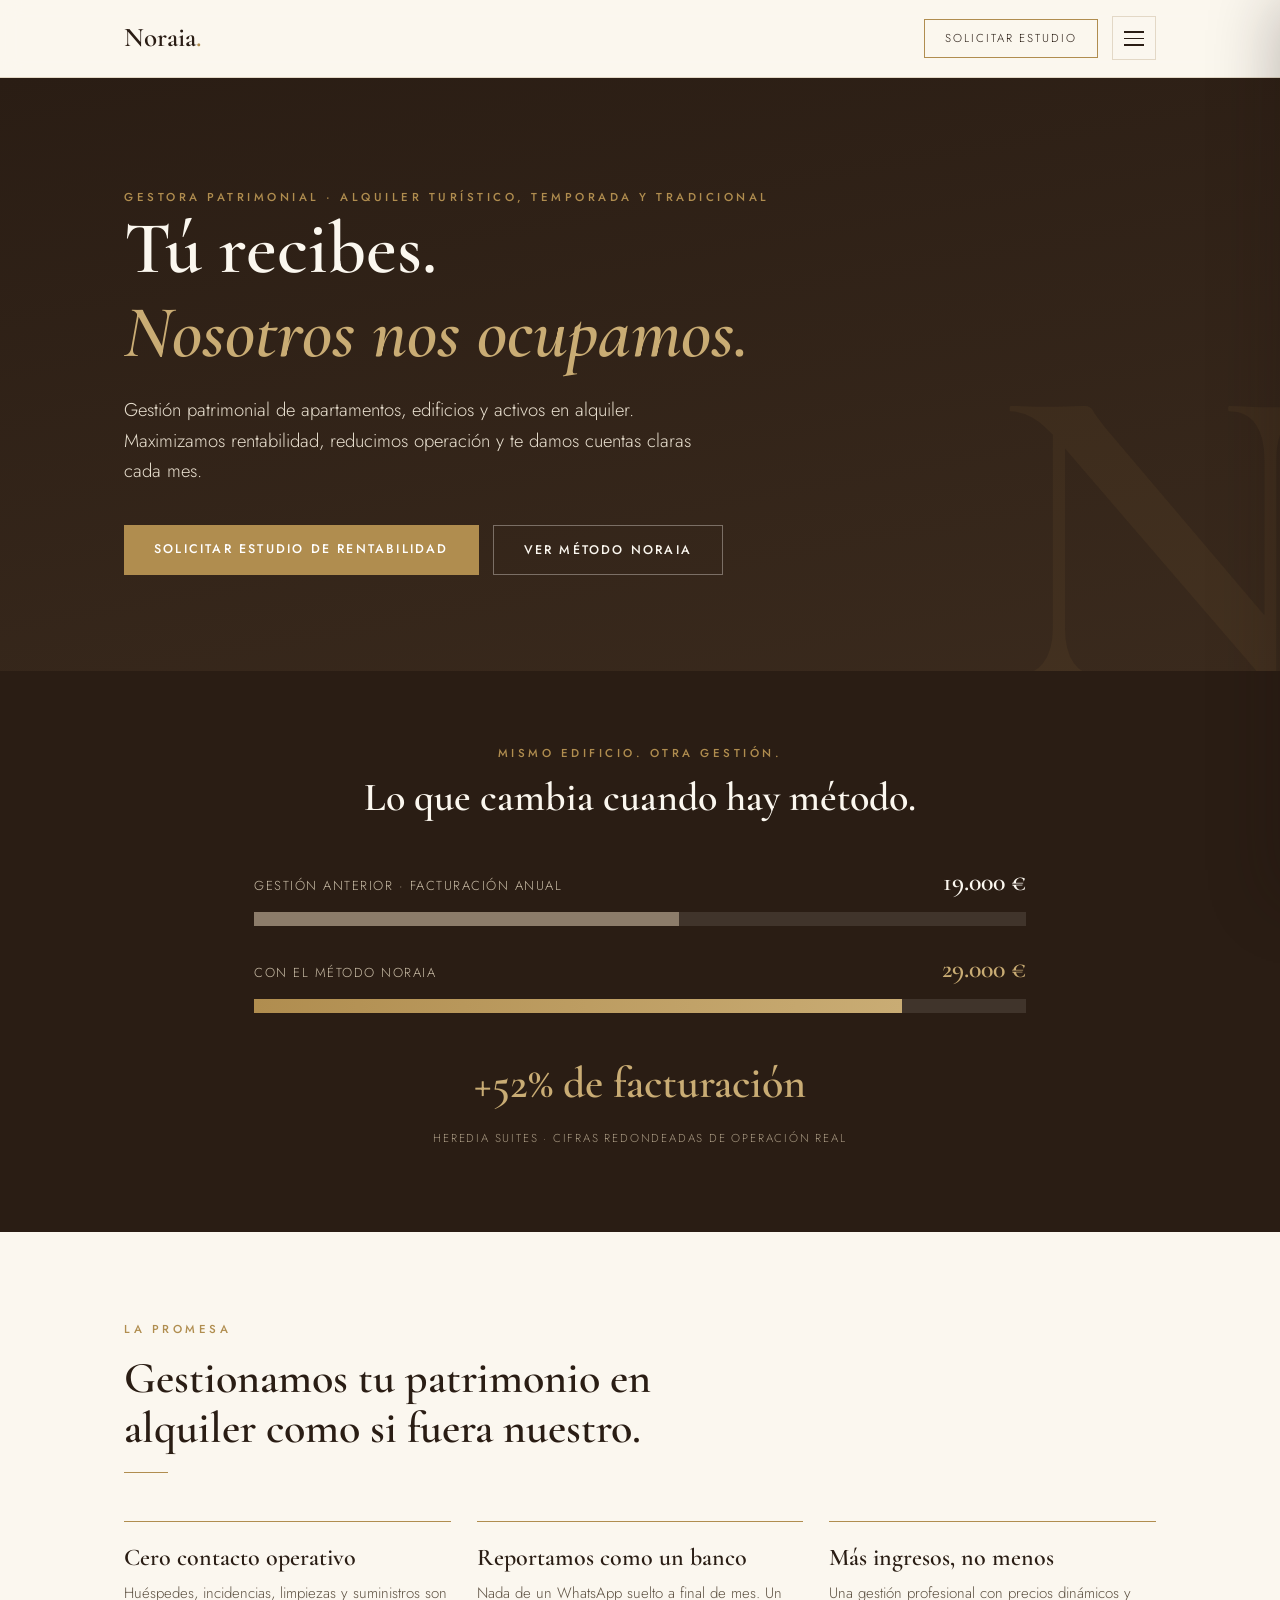
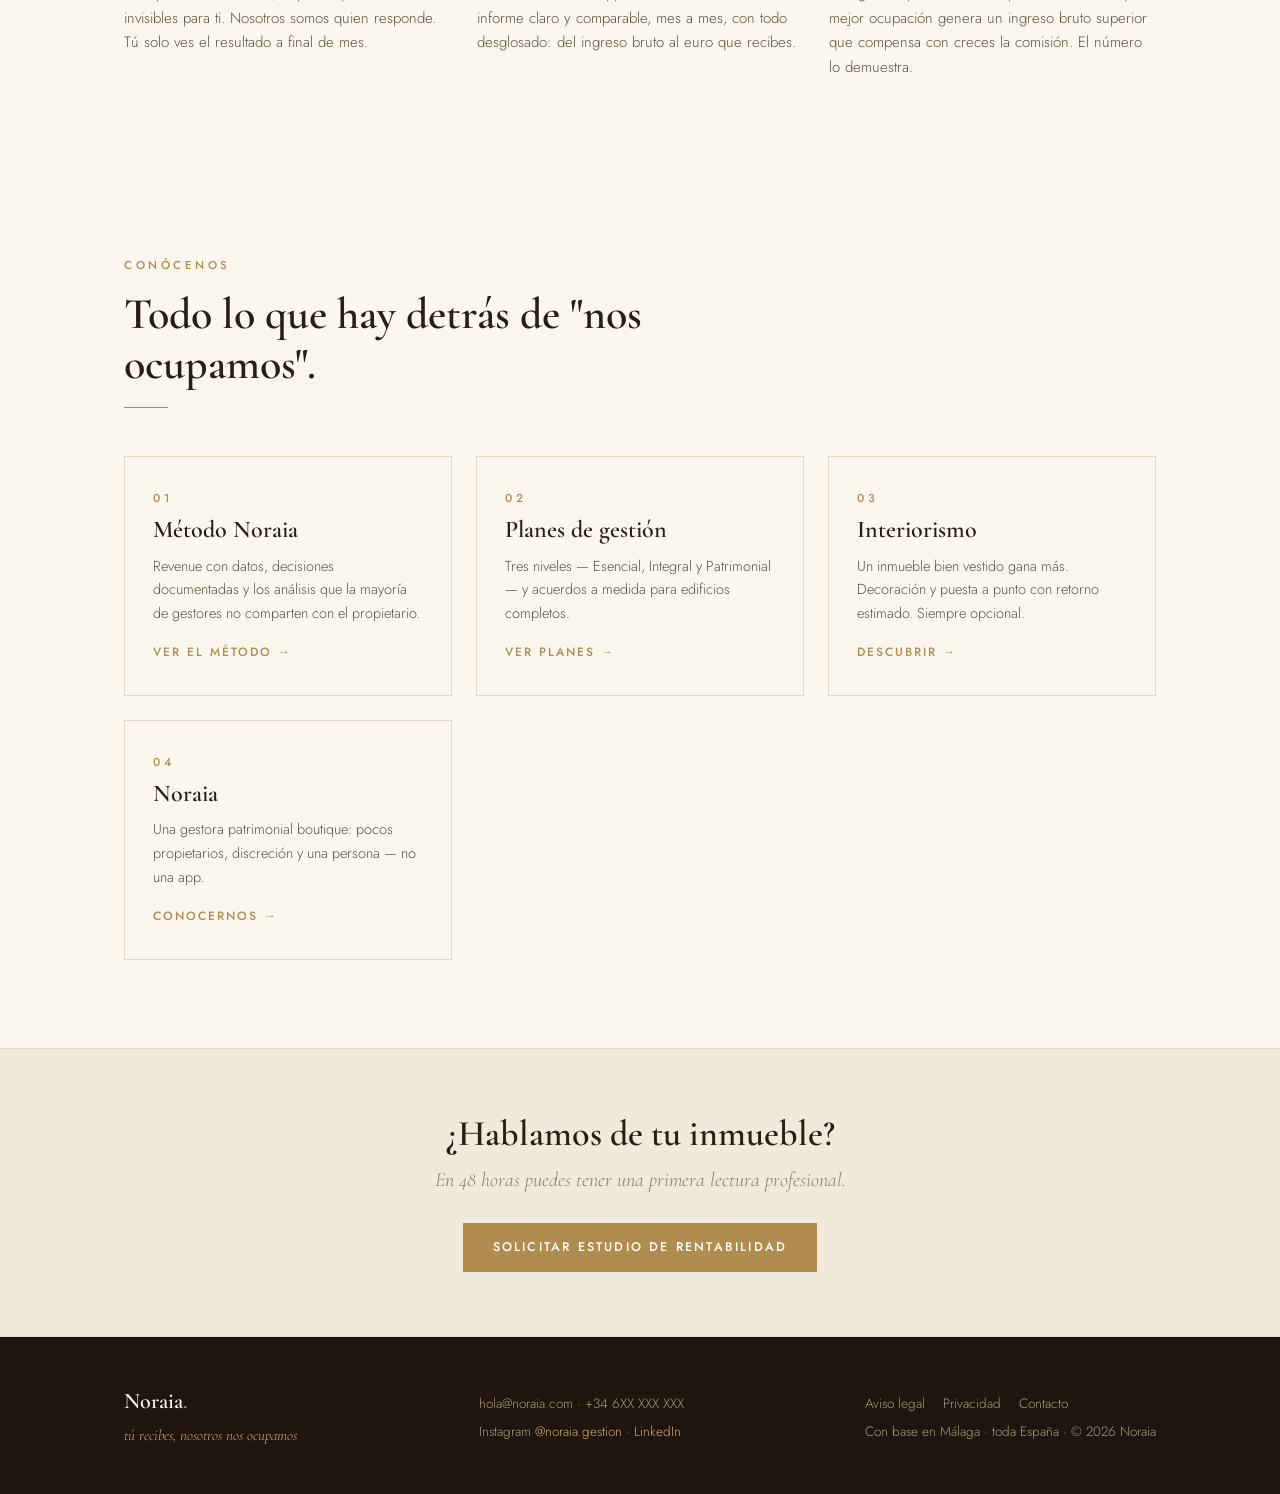
<file: index.html>
<!DOCTYPE html>
<html lang="es">
<head>
<meta charset="UTF-8">
<meta name="viewport" content="width=device-width, initial-scale=1.0">
<title>Noraia · Gestión patrimonial de alquiler</title>
<meta name="description" content="Gestión patrimonial de apartamentos, edificios y activos en alquiler. Tú recibes, nosotros nos ocupamos.">
<link rel="icon" href="data:image/svg+xml,%3Csvg xmlns='http://www.w3.org/2000/svg' viewBox='0 0 64 64'%3E%3Crect width='64' height='64' fill='%232a1d14'/%3E%3Ctext x='32' y='45' text-anchor='middle' font-family='Georgia,serif' font-size='40' font-weight='600' fill='%23b08d4f'%3EN%3C/text%3E%3C/svg%3E">
<meta property="og:title" content="Noraia · Gestión patrimonial de alquiler">
<meta property="og:description" content="Gestión patrimonial de apartamentos, edificios y activos en alquiler. Tú recibes, nosotros nos ocupamos.">
<meta property="og:type" content="website">
<meta property="og:site_name" content="Noraia">
<meta property="og:locale" content="es_ES">
<link rel="preconnect" href="https://fonts.googleapis.com">
<link href="https://fonts.googleapis.com/css2?family=Cormorant+Garamond:ital,wght@0,500;0,600;0,700;1,500;1,600&family=Jost:wght@300;400;500;600&display=swap" rel="stylesheet">
<link rel="stylesheet" href="styles.css">
</head>
<body>
<nav>
  <div class="nav-in">
    <a class="logo" href="index.html">Noraia<span>.</span></a>
    <div class="nav-right">
      <a class="nav-cta" href="contacto.html">Solicitar estudio</a>
      <button class="burger" aria-label="Abrir el índice" aria-expanded="false" onclick="toggleMenu()"><span></span><span></span><span></span></button>
    </div>
  </div>
  <div class="menu-backdrop" onclick="toggleMenu()"></div>
  <aside class="menu-panel" role="dialog" aria-label="Índice de la web">
    <div class="menu-top">
      <span class="t">Índice</span>
      <button class="menu-cerrar" aria-label="Cerrar" onclick="toggleMenu()">✕</button>
    </div>
    <div class="menu-list">
      <a href="index.html" class="activa"><span class="n">01</span> Inicio</a>
      <a href="metodo.html"><span class="n">02</span> Método</a>
      <a href="planes.html"><span class="n">03</span> Planes</a>
      <a href="interiorismo.html"><span class="n">04</span> Interiorismo</a>
      <a href="nosotros.html"><span class="n">05</span> Nosotros</a>
      <a href="contacto.html"><span class="n">06</span> Contacto</a>
    </div>
    <div class="menu-pie">
      hola@noraia.com<br>+34 6XX XXX XXX<br>
      <a href="legal.html">Aviso legal</a> · <a href="privacidad.html">Privacidad</a>
    </div>
  </aside>
</nav>
<header id="top">
  <div class="wrap hero">
    <div class="eyebrow">Gestora patrimonial · Alquiler turístico, temporada y tradicional</div>
    <h1>Tú recibes.<br><em>Nosotros nos ocupamos.</em></h1>
    <p class="sub">Gestión patrimonial de apartamentos, edificios y activos en alquiler. Maximizamos rentabilidad, reducimos operación y te damos cuentas claras cada mes.</p>
    <div class="acts">
      <a class="btn btn-gold" href="contacto.html">Solicitar estudio de rentabilidad</a>
      <a class="btn btn-line" href="metodo.html">Ver método Noraia</a>
    </div>
  </div>
</header>
<!-- 2 · CASO DE IMPACTO -->
<div class="impacto-band">
  <div class="wrap impacto">
    <div class="cab reveal">
      <div class="eyebrow">Mismo edificio. Otra gestión.</div>
      <h2>Lo que cambia cuando hay método.</h2>
    </div>
    <div class="barras reveal">
      <!-- EDITAR ANTES DE PUBLICAR: sustituir por las cifras reales confirmadas -->
      <div class="barra antes">
        <div class="lbl"><span>Gestión anterior · facturación anual</span><b>19.000 €</b></div>
        <div class="pista"><div class="fill" data-w="55%"></div></div>
      </div>
      <div class="barra ahora">
        <div class="lbl"><span>Con el método Noraia</span><b>29.000 €</b></div>
        <div class="pista"><div class="fill" data-w="84%"></div></div>
      </div>
    </div>
    <div class="delta reveal">+52% de facturación</div>
    <div class="nota reveal">Heredia Suites · cifras redondeadas de operación real</div>
  </div>
</div>


<section>
  <div class="wrap">
    <div class="sec-head reveal">
      <div class="eyebrow">La promesa</div>
      <h2>Gestionamos tu patrimonio en alquiler como si fuera nuestro.</h2>
      <div class="rule"></div>
    </div>
    <div class="pilares">
      <div class="pilar reveal">
        <h3>Cero contacto operativo</h3>
        <p>Huéspedes, incidencias, limpiezas y suministros son invisibles para ti. Nosotros somos quien responde. Tú solo ves el resultado a final de mes.</p>
      </div>
      <div class="pilar reveal">
        <h3>Reportamos como un banco</h3>
        <p>Nada de un WhatsApp suelto a final de mes. Un informe claro y comparable, mes a mes, con todo desglosado: del ingreso bruto al euro que recibes.</p>
      </div>
      <div class="pilar reveal">
        <h3>Más ingresos, no menos</h3>
        <p>Una gestión profesional con precios dinámicos y mejor ocupación genera un ingreso bruto superior que compensa con creces la comisión. El número lo demuestra.</p>
      </div>
    </div>
  </div>
</section>
<section>
  <div class="wrap">
    <div class="sec-head reveal">
      <div class="eyebrow">Conócenos</div>
      <h2>Todo lo que hay detrás de "nos ocupamos".</h2>
      <div class="rule"></div>
    </div>
    <div class="teasers">
      <a class="teaser reveal" href="metodo.html"><div class="eyebrow">01</div><h3>Método Noraia</h3><p>Revenue con datos, decisiones documentadas y los análisis que la mayoría de gestores no comparten con el propietario.</p><div class="mas">Ver el método →</div></a>
      <a class="teaser reveal" href="planes.html"><div class="eyebrow">02</div><h3>Planes de gestión</h3><p>Tres niveles — Esencial, Integral y Patrimonial — y acuerdos a medida para edificios completos.</p><div class="mas">Ver planes →</div></a>
      <a class="teaser reveal" href="interiorismo.html"><div class="eyebrow">03</div><h3>Interiorismo</h3><p>Un inmueble bien vestido gana más. Decoración y puesta a punto con retorno estimado. Siempre opcional.</p><div class="mas">Descubrir →</div></a>
      <a class="teaser reveal" href="nosotros.html"><div class="eyebrow">04</div><h3>Noraia</h3><p>Una gestora patrimonial boutique: pocos propietarios, discreción y una persona — no una app.</p><div class="mas">Conocernos →</div></a>
    </div>
  </div>
</section>
<div class="cta-band">
  <h2>¿Hablamos de tu inmueble?</h2>
  <p>En 48 horas puedes tener una primera lectura profesional.</p>
  <a class="btn btn-gold" href="contacto.html">Solicitar estudio de rentabilidad</a>
</div>
<footer>
  <div class="wrap" style="display:block">
    <div style="display:flex;justify-content:space-between;gap:24px;flex-wrap:wrap;align-items:baseline">
      <div>
        <div class="logo">Noraia<span style="color:var(--gold)">.</span></div>
        <div class="lema">tú recibes, nosotros nos ocupamos</div>
      </div>
      <div>
        <div>hola@noraia.com · +34 6XX XXX XXX</div>
        <div style="margin-top:6px">Instagram <a href="https://instagram.com/noraia.gestion" style="color:var(--gold-soft)">@noraia.gestion</a> · <a href="https://linkedin.com" style="color:var(--gold-soft)">LinkedIn</a></div>
      </div>
      <div style="text-align:right">
        <div class="flinks"><a href="legal.html">Aviso legal</a><a href="privacidad.html">Privacidad</a><a href="contacto.html">Contacto</a></div>
        <div style="margin-top:6px">Con base en Málaga · toda España · © 2026 Noraia</div>
      </div>
    </div>
  </div>
</footer>
<script>
  const io = new IntersectionObserver((es)=>es.forEach(e=>{if(e.isIntersecting){e.target.classList.add('on');io.unobserve(e.target)}}),{threshold:.12});
  document.querySelectorAll('.reveal').forEach(el=>io.observe(el));
  const dibujar=(id,frac)=>{const a=document.getElementById(id);if(!a)return;
    if(matchMedia('(prefers-reduced-motion: reduce)').matches){a.style.strokeDashoffset=264*(1-frac);return}
    const o=new IntersectionObserver((es)=>{if(es[0].isIntersecting){a.style.transition='stroke-dashoffset 1.5s ease';a.style.strokeDashoffset=264*(1-frac);o.disconnect()}},{threshold:.4});
    o.observe(a)};
  dibujar('arco',.87);dibujar('arco-mini',.87);
</script>
<script>
  function toggleMenu(){
    const abierto = document.body.classList.toggle('menu-abierto');
    document.querySelector('.burger').setAttribute('aria-expanded', abierto);
  }
  document.querySelectorAll('.menu-list a, .menu-pie a').forEach(a=>a.addEventListener('click',()=>document.body.classList.remove('menu-abierto')));
  document.addEventListener('keydown',e=>{if(e.key==='Escape')document.body.classList.remove('menu-abierto')});
</script>
<script>
  document.querySelectorAll('.barra .fill').forEach(el=>{
    const w = el.dataset.w;
    if(matchMedia('(prefers-reduced-motion: reduce)').matches){el.style.width=w;return}
    new IntersectionObserver((es,o)=>{if(es[0].isIntersecting){el.style.width=w;o.disconnect()}},{threshold:.5}).observe(el);
  });
</script>
</body>
</html>
</file>
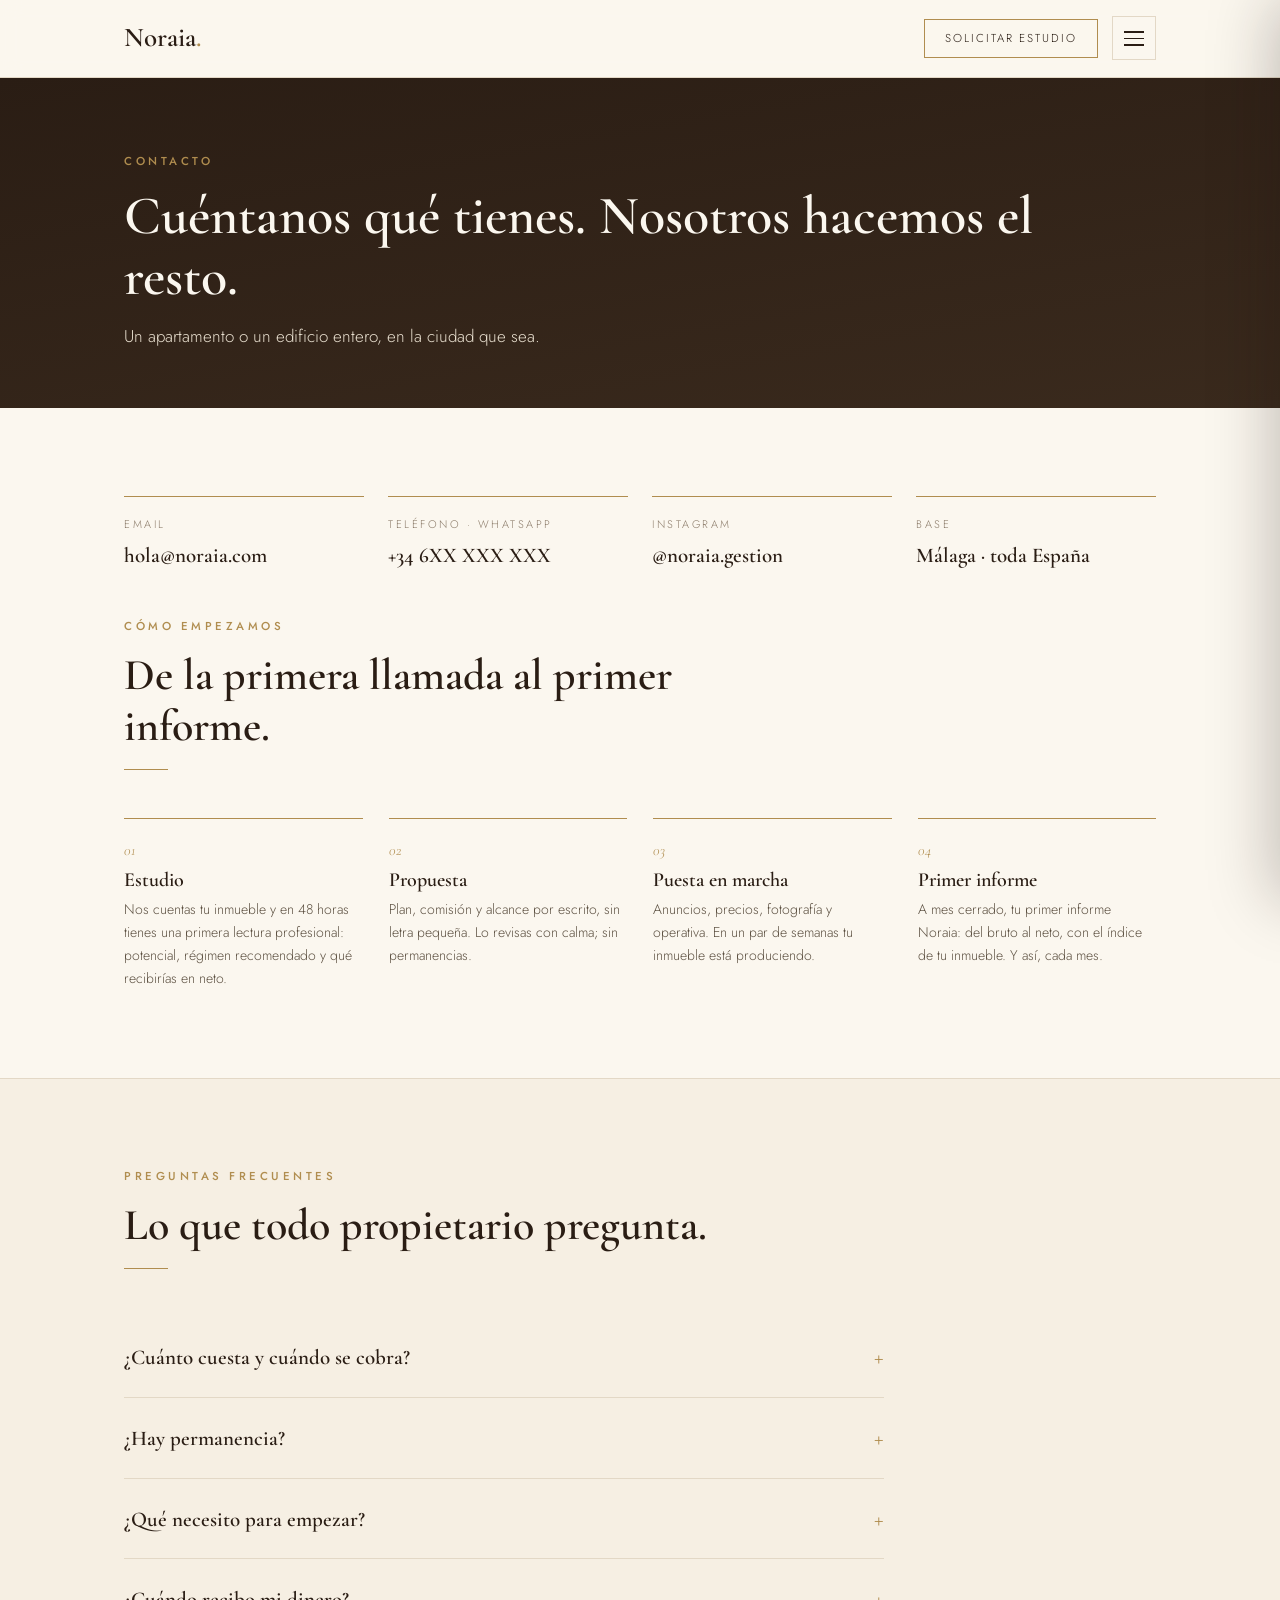
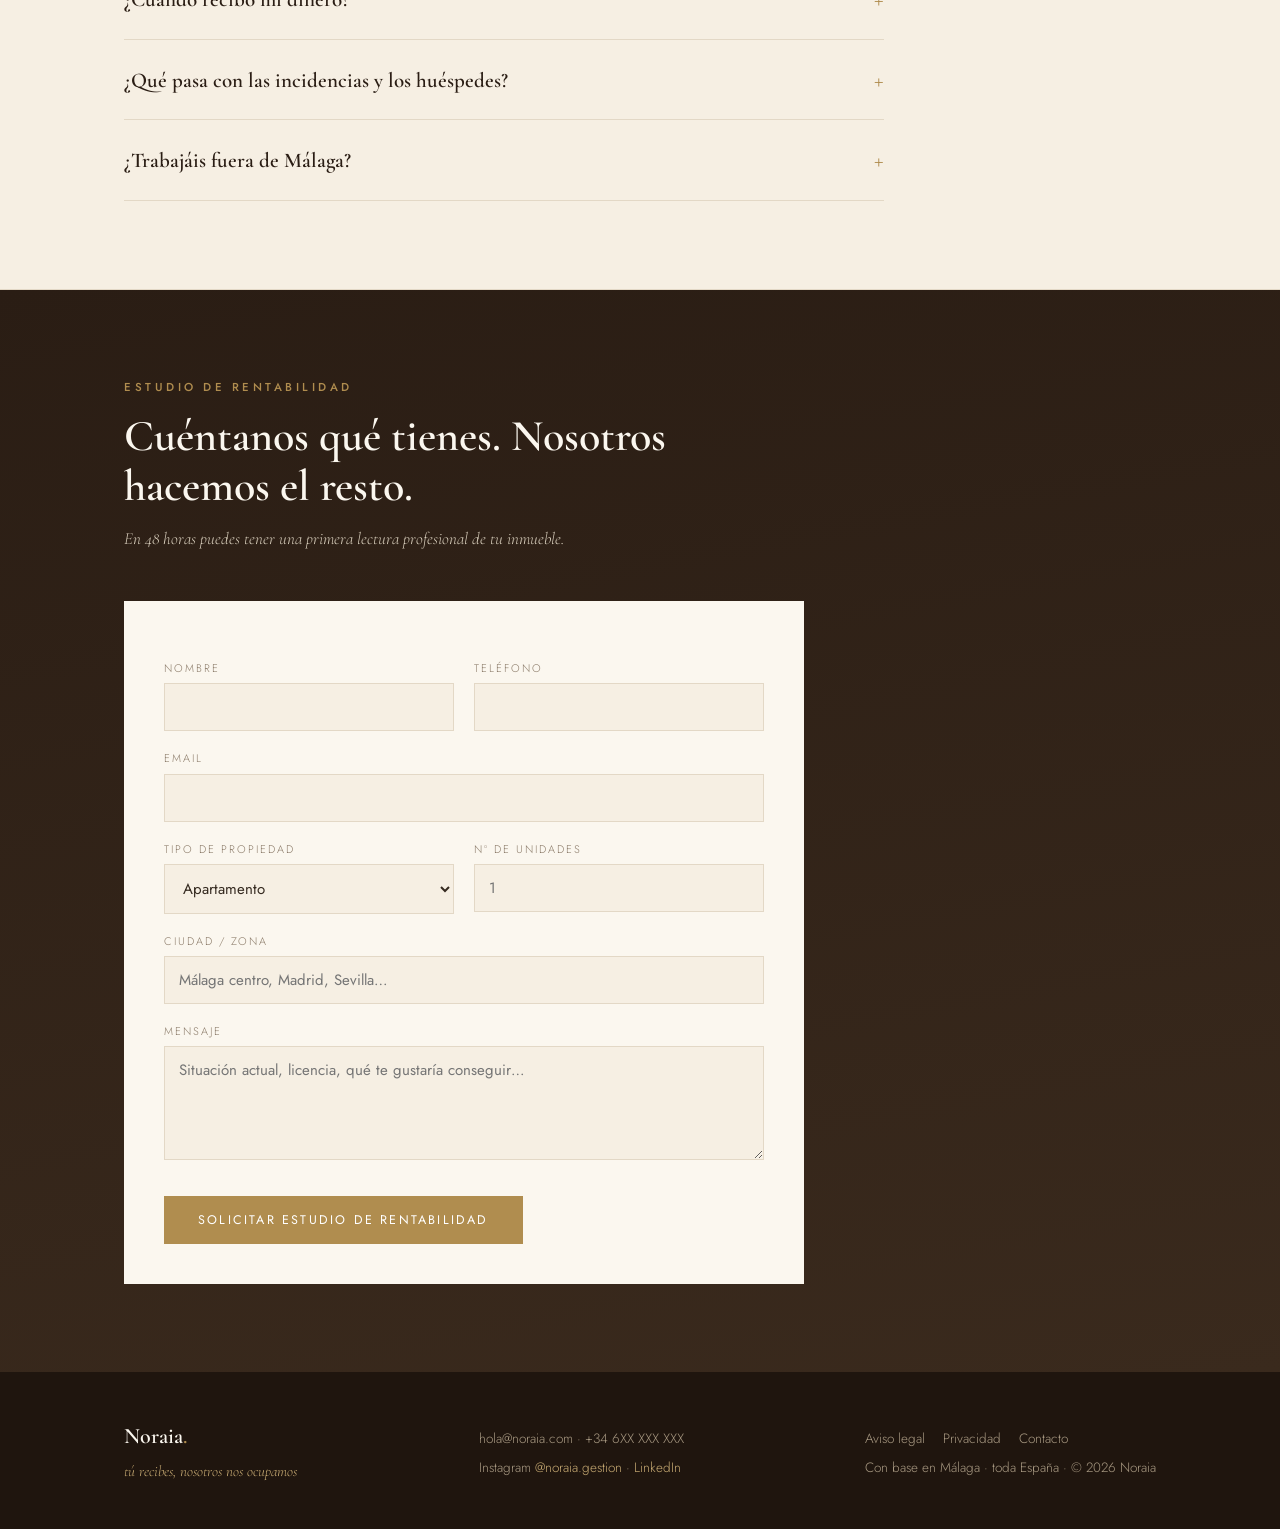
<file: contacto.html>
<!DOCTYPE html>
<html lang="es">
<head>
<meta charset="UTF-8">
<meta name="viewport" content="width=device-width, initial-scale=1.0">
<title>Contacto Noraia · Solicita tu estudio de rentabilidad</title>
<meta name="description" content="Solicita un estudio de rentabilidad de tu apartamento o edificio. En 48 horas, una primera lectura profesional.">
<link rel="icon" href="data:image/svg+xml,%3Csvg xmlns='http://www.w3.org/2000/svg' viewBox='0 0 64 64'%3E%3Crect width='64' height='64' fill='%232a1d14'/%3E%3Ctext x='32' y='45' text-anchor='middle' font-family='Georgia,serif' font-size='40' font-weight='600' fill='%23b08d4f'%3EN%3C/text%3E%3C/svg%3E">
<meta property="og:title" content="Contacto Noraia · Solicita tu estudio de rentabilidad">
<meta property="og:description" content="Solicita un estudio de rentabilidad de tu apartamento o edificio. En 48 horas, una primera lectura profesional.">
<meta property="og:type" content="website">
<meta property="og:site_name" content="Noraia">
<meta property="og:locale" content="es_ES">
<link rel="preconnect" href="https://fonts.googleapis.com">
<link href="https://fonts.googleapis.com/css2?family=Cormorant+Garamond:ital,wght@0,500;0,600;0,700;1,500;1,600&family=Jost:wght@300;400;500;600&display=swap" rel="stylesheet">
<link rel="stylesheet" href="styles.css">
</head>
<body>
<nav>
  <div class="nav-in">
    <a class="logo" href="index.html">Noraia<span>.</span></a>
    <div class="nav-right">
      <a class="nav-cta" href="contacto.html">Solicitar estudio</a>
      <button class="burger" aria-label="Abrir el índice" aria-expanded="false" onclick="toggleMenu()"><span></span><span></span><span></span></button>
    </div>
  </div>
  <div class="menu-backdrop" onclick="toggleMenu()"></div>
  <aside class="menu-panel" role="dialog" aria-label="Índice de la web">
    <div class="menu-top">
      <span class="t">Índice</span>
      <button class="menu-cerrar" aria-label="Cerrar" onclick="toggleMenu()">✕</button>
    </div>
    <div class="menu-list">
      <a href="index.html"><span class="n">01</span> Inicio</a>
      <a href="metodo.html"><span class="n">02</span> Método</a>
      <a href="planes.html"><span class="n">03</span> Planes</a>
      <a href="interiorismo.html"><span class="n">04</span> Interiorismo</a>
      <a href="nosotros.html"><span class="n">05</span> Nosotros</a>
      <a href="contacto.html" class="activa"><span class="n">06</span> Contacto</a>
    </div>
    <div class="menu-pie">
      hola@noraia.com<br>+34 6XX XXX XXX<br>
      <a href="legal.html">Aviso legal</a> · <a href="privacidad.html">Privacidad</a>
    </div>
  </aside>
</nav>
<div class="page-hero"><div class="wrap">
  <div class="eyebrow">Contacto</div>
  <h1>Cuéntanos qué tienes. Nosotros hacemos el resto.</h1>
  <p>Un apartamento o un edificio entero, en la ciudad que sea.</p>
</div></div>
<section style="padding-bottom:0">
  <div class="wrap">
    <div class="contact-data">
      <div class="cd reveal"><div class="k">Email</div><div class="v"><a href="mailto:hola@noraia.com">hola@noraia.com</a></div></div>
      <div class="cd reveal"><div class="k">Teléfono · WhatsApp</div><div class="v"><a href="tel:+346XXXXXXXX">+34 6XX XXX XXX</a></div></div>
      <div class="cd reveal"><div class="k">Instagram</div><div class="v"><a href="https://instagram.com/noraia.gestion">@noraia.gestion</a></div></div>
      <div class="cd reveal"><div class="k">Base</div><div class="v">Málaga · toda España</div></div>
    </div>
  </div>
</section>
<section style="padding-top:0">
  <div class="wrap">
    <div class="sec-head reveal">
      <div class="eyebrow">Cómo empezamos</div>
      <h2>De la primera llamada al primer informe.</h2>
      <div class="rule"></div>
    </div>
    <div class="pasos">
      <div class="paso reveal"><h3>Estudio</h3><p>Nos cuentas tu inmueble y en 48 horas tienes una primera lectura profesional: potencial, régimen recomendado y qué recibirías en neto.</p></div>
      <div class="paso reveal"><h3>Propuesta</h3><p>Plan, comisión y alcance por escrito, sin letra pequeña. Lo revisas con calma; sin permanencias.</p></div>
      <div class="paso reveal"><h3>Puesta en marcha</h3><p>Anuncios, precios, fotografía y operativa. En un par de semanas tu inmueble está produciendo.</p></div>
      <div class="paso reveal"><h3>Primer informe</h3><p>A mes cerrado, tu primer informe Noraia: del bruto al neto, con el índice de tu inmueble. Y así, cada mes.</p></div>
    </div>
  </div>
</section>

<section class="metodo-band">
  <div class="wrap">
    <div class="sec-head reveal">
      <div class="eyebrow">Preguntas frecuentes</div>
      <h2>Lo que todo propietario pregunta.</h2>
      <div class="rule"></div>
    </div>
    <div class="faq reveal">
      <details><summary>¿Cuánto cuesta y cuándo se cobra?</summary><p>Un porcentaje sobre los ingresos generados, según el plan (desde el 15% + IVA). Sin cuotas fijas: si tu inmueble no produce, no cobramos. Liquidamos con el informe mensual.</p></details>
      <details><summary>¿Hay permanencia?</summary><p>No. Trabajamos con contrato escrito y claro, pero creemos que la mejor permanencia es que cada mes te compense seguir.</p></details>
      <details><summary>¿Qué necesito para empezar?</summary><p>Si es alquiler turístico, la licencia correspondiente de tu comunidad (te orientamos si aún no la tienes). Si el inmueble necesita puesta a punto, el servicio de interiorismo es opcional. Del resto nos ocupamos nosotros.</p></details>
      <details><summary>¿Cuándo recibo mi dinero?</summary><p>Cada mes, junto a un informe que desglosa ingresos, comisiones de canal, gastos de operación y el neto que te transferimos. Reportamos como un banco.</p></details>
      <details><summary>¿Qué pasa con las incidencias y los huéspedes?</summary><p>Son invisibles para ti: atención al huésped, limpieza, mantenimiento e imprevistos los resolvemos nosotros. Solo te avisamos si algo merece una decisión tuya.</p></details>
      <details><summary>¿Trabajáis fuera de Málaga?</summary><p>Sí. El método Noraia se aplica en cualquier ciudad de España; estudiamos cada plaza y su normativa antes de comprometernos con un resultado.</p></details>
    </div>
  </div>
</section>

<section class="form-band">
  <div class="wrap">
    <div class="sec-head reveal">
      <div class="eyebrow">Estudio de rentabilidad</div>
      <h2>Cuéntanos qué tienes. Nosotros hacemos el resto.</h2>
      <p class="cta48">En 48 horas puedes tener una primera lectura profesional de tu inmueble.</p>
    </div>
    <!-- IMPORTANTE: crea una cuenta gratis en formspree.io y sustituye TU_CODIGO -->
    <form class="form reveal" action="https://formspree.io/f/TU_CODIGO" method="POST">
      <div class="dos">
        <div><label for="nombre">Nombre</label><input id="nombre" type="text" name="nombre" required></div>
        <div><label for="telefono">Teléfono</label><input id="telefono" type="tel" name="telefono"></div>
      </div>
      <label for="email">Email</label>
      <input id="email" type="email" name="email" required>
      <div class="dos">
        <div>
          <label for="tipo">Tipo de propiedad</label>
          <select id="tipo" name="tipo">
            <option>Apartamento</option>
            <option>Varios apartamentos</option>
            <option>Edificio completo</option>
            <option>Todavía explorando</option>
          </select>
        </div>
        <div><label for="unidades">Nº de unidades</label><input id="unidades" type="number" name="unidades" min="1" placeholder="1"></div>
      </div>
      <label for="ciudad">Ciudad / zona</label>
      <input id="ciudad" type="text" name="ciudad" placeholder="Málaga centro, Madrid, Sevilla…">
      <label for="mensaje">Mensaje</label>
      <textarea id="mensaje" name="mensaje" rows="4" placeholder="Situación actual, licencia, qué te gustaría conseguir…"></textarea>
      <button type="submit">Solicitar estudio de rentabilidad</button>
    </form>
  </div>
</section>
<footer>
  <div class="wrap" style="display:block">
    <div style="display:flex;justify-content:space-between;gap:24px;flex-wrap:wrap;align-items:baseline">
      <div>
        <div class="logo">Noraia<span style="color:var(--gold)">.</span></div>
        <div class="lema">tú recibes, nosotros nos ocupamos</div>
      </div>
      <div>
        <div>hola@noraia.com · +34 6XX XXX XXX</div>
        <div style="margin-top:6px">Instagram <a href="https://instagram.com/noraia.gestion" style="color:var(--gold-soft)">@noraia.gestion</a> · <a href="https://linkedin.com" style="color:var(--gold-soft)">LinkedIn</a></div>
      </div>
      <div style="text-align:right">
        <div class="flinks"><a href="legal.html">Aviso legal</a><a href="privacidad.html">Privacidad</a><a href="contacto.html">Contacto</a></div>
        <div style="margin-top:6px">Con base en Málaga · toda España · © 2026 Noraia</div>
      </div>
    </div>
  </div>
</footer>
<script>
  const io = new IntersectionObserver((es)=>es.forEach(e=>{if(e.isIntersecting){e.target.classList.add('on');io.unobserve(e.target)}}),{threshold:.12});
  document.querySelectorAll('.reveal').forEach(el=>io.observe(el));
  const dibujar=(id,frac)=>{const a=document.getElementById(id);if(!a)return;
    if(matchMedia('(prefers-reduced-motion: reduce)').matches){a.style.strokeDashoffset=264*(1-frac);return}
    const o=new IntersectionObserver((es)=>{if(es[0].isIntersecting){a.style.transition='stroke-dashoffset 1.5s ease';a.style.strokeDashoffset=264*(1-frac);o.disconnect()}},{threshold:.4});
    o.observe(a)};
  dibujar('arco',.87);dibujar('arco-mini',.87);
</script>
<script>
  function toggleMenu(){
    const abierto = document.body.classList.toggle('menu-abierto');
    document.querySelector('.burger').setAttribute('aria-expanded', abierto);
  }
  document.querySelectorAll('.menu-list a, .menu-pie a').forEach(a=>a.addEventListener('click',()=>document.body.classList.remove('menu-abierto')));
  document.addEventListener('keydown',e=>{if(e.key==='Escape')document.body.classList.remove('menu-abierto')});
</script>
</body>
</html>
</file>
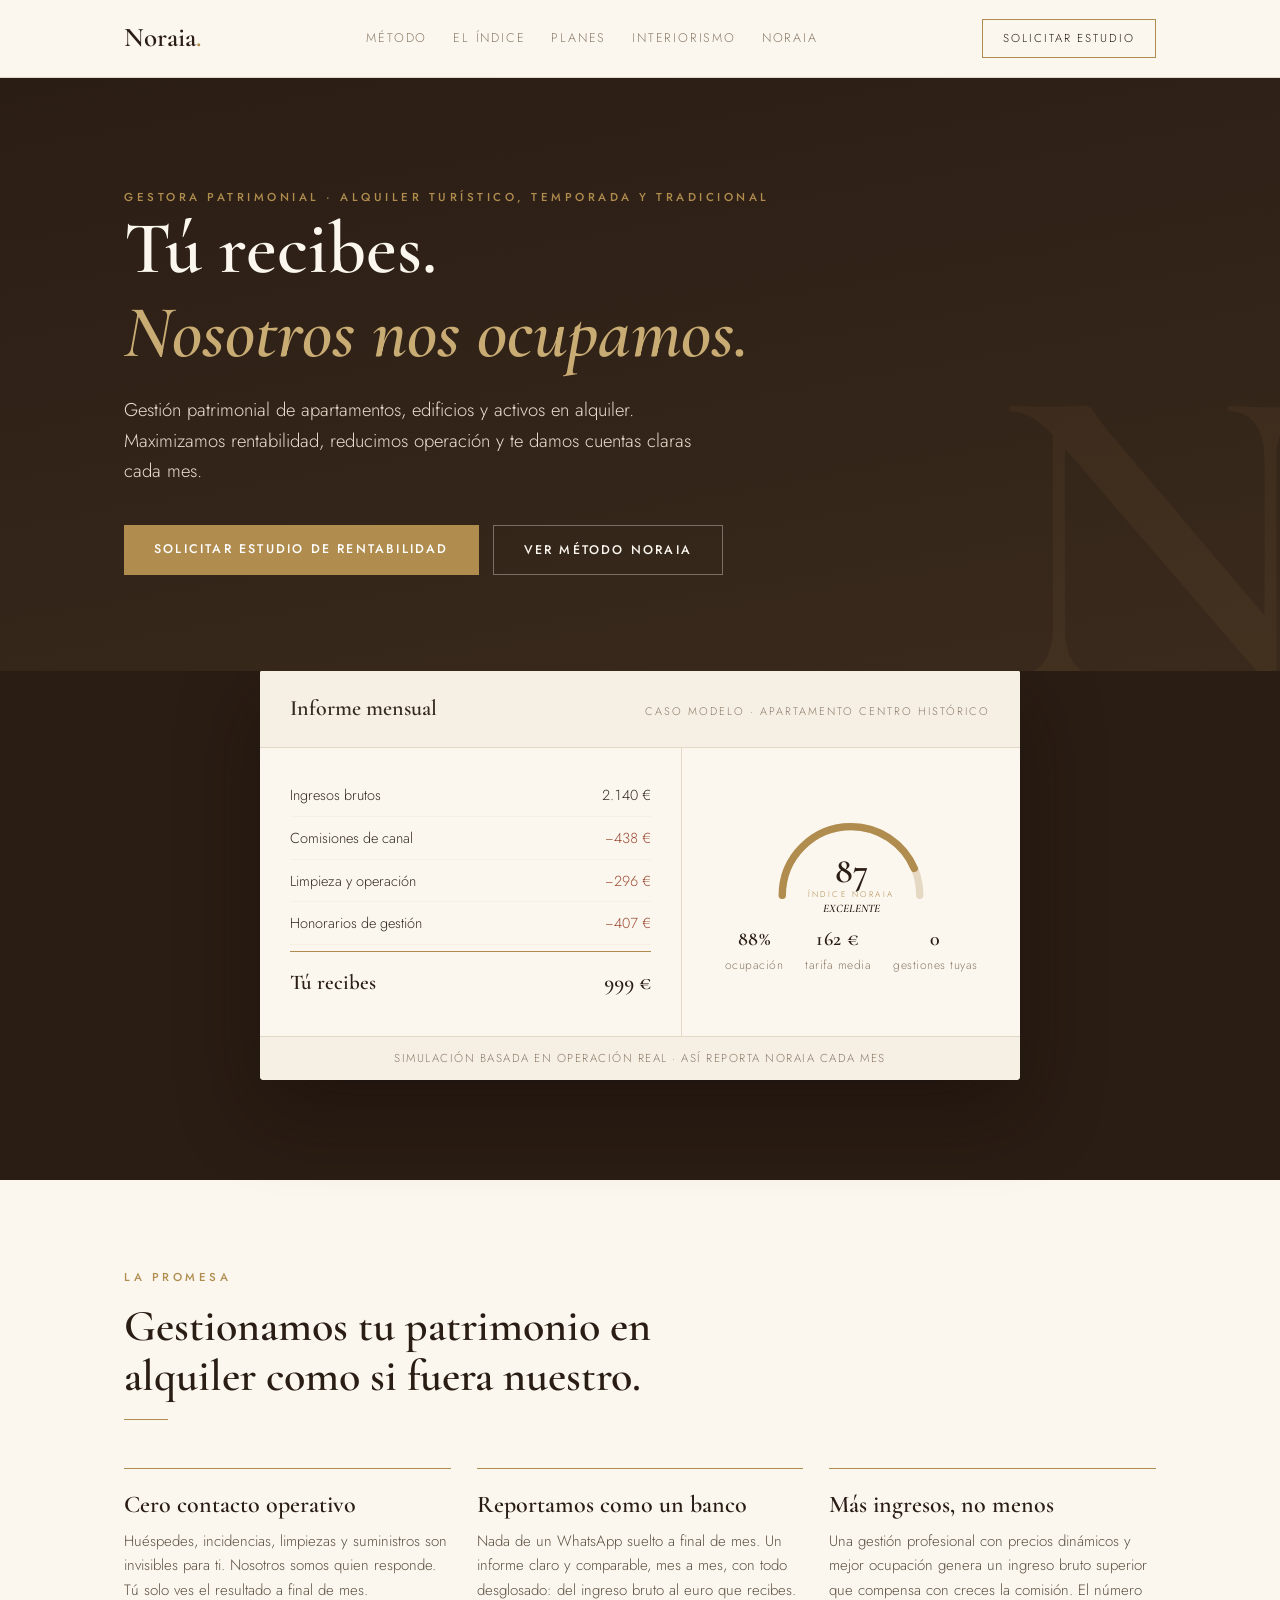
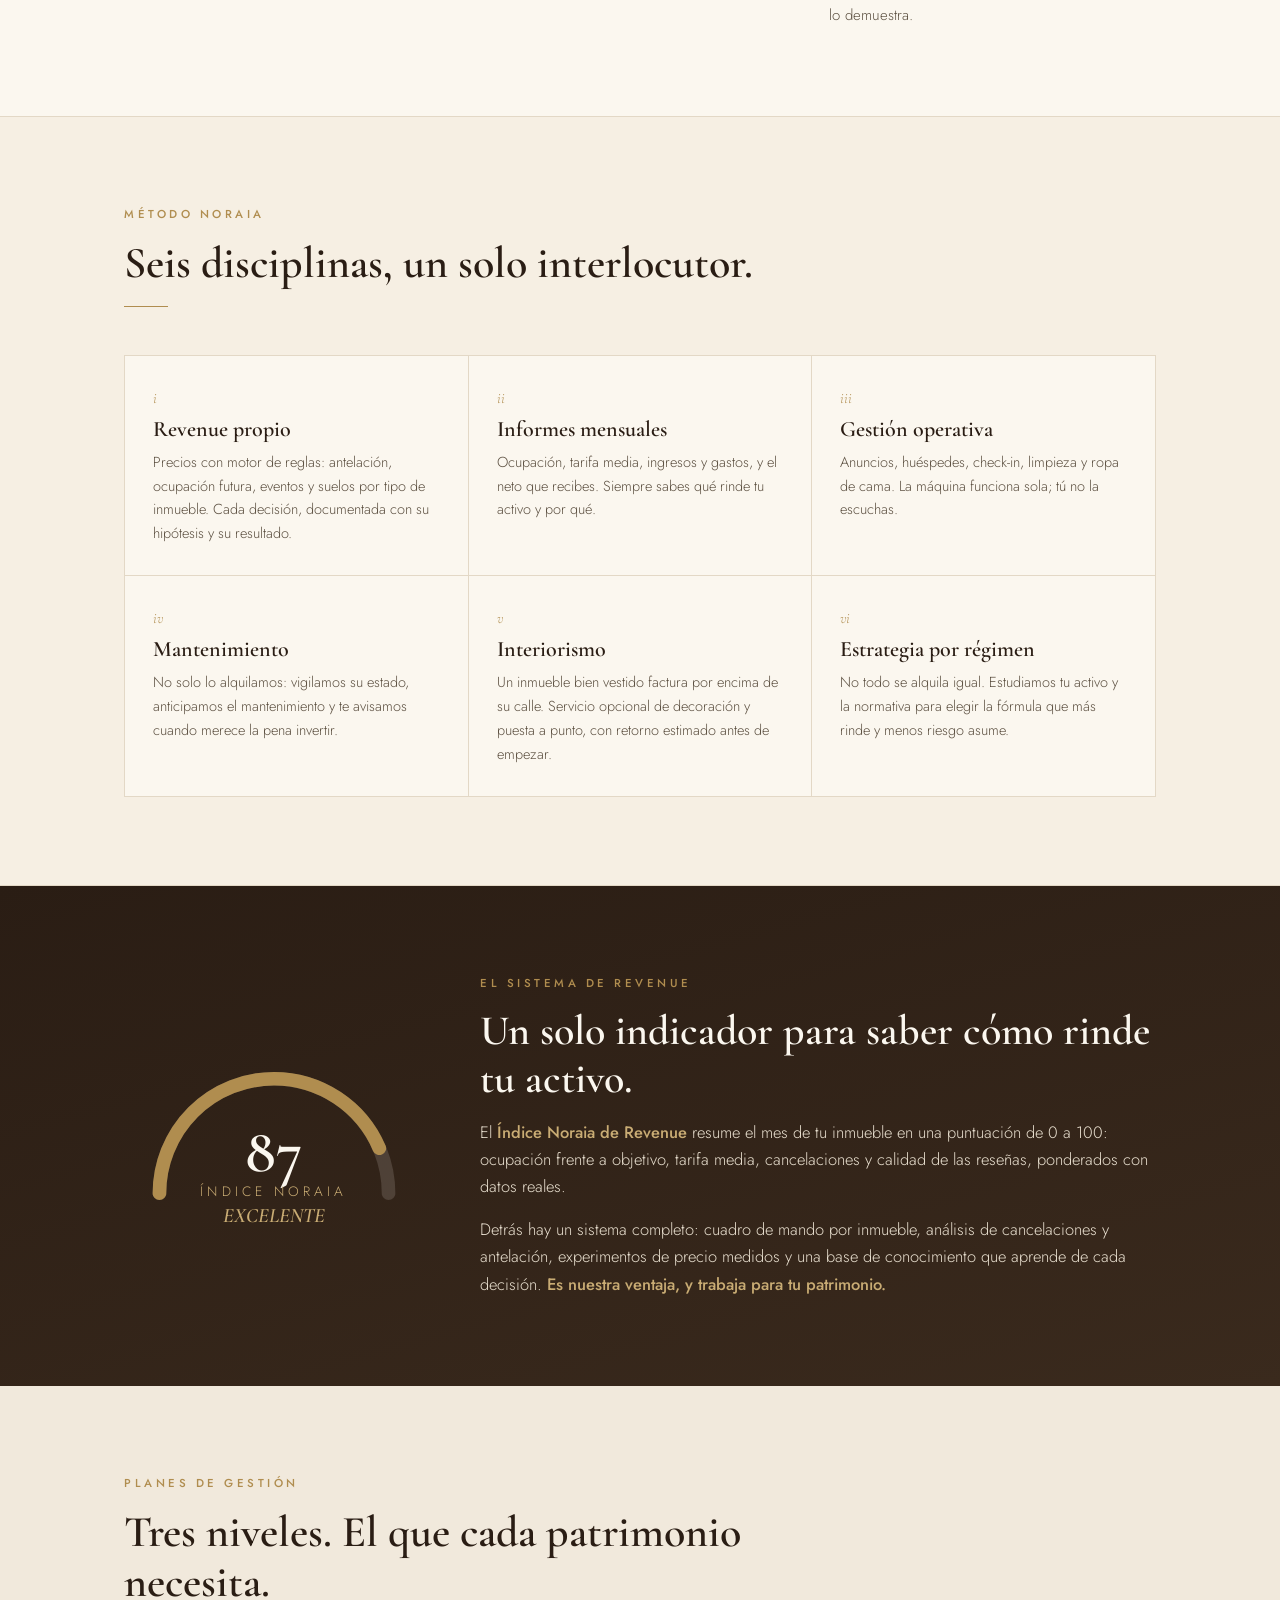
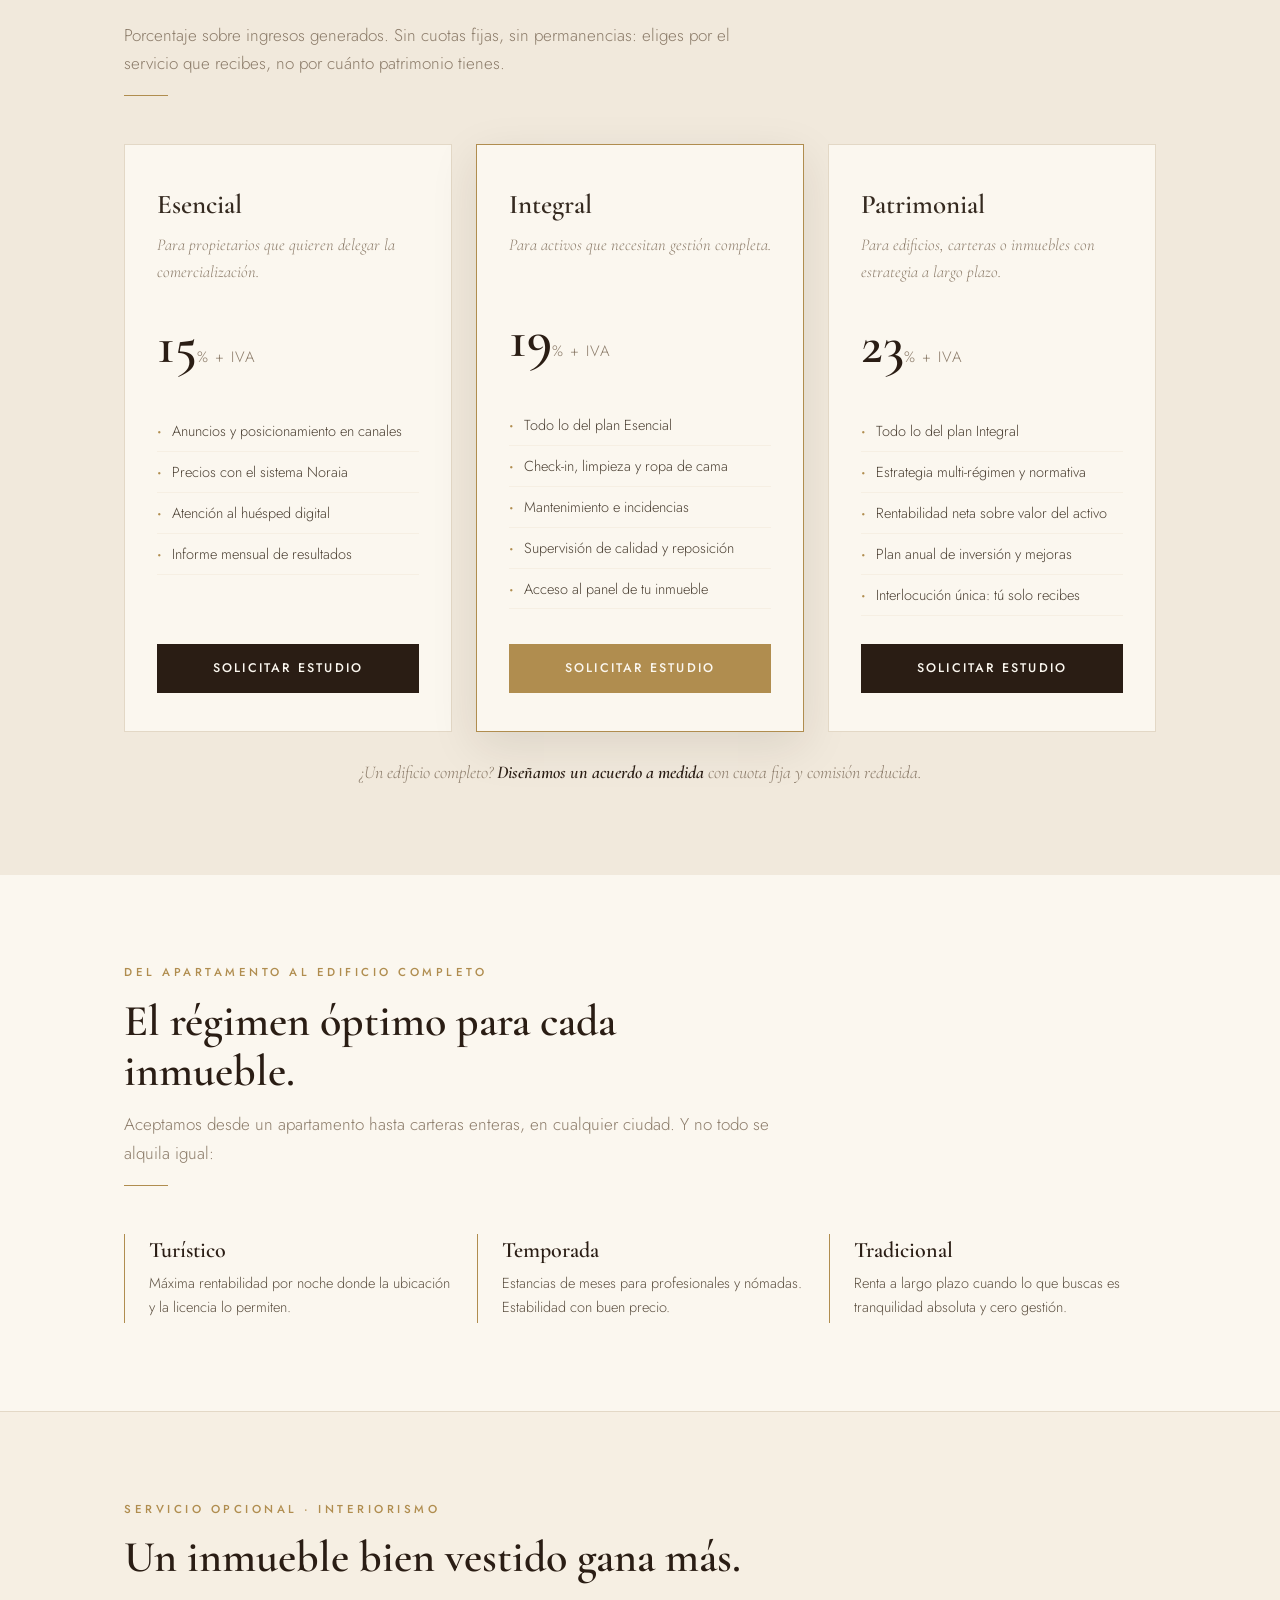
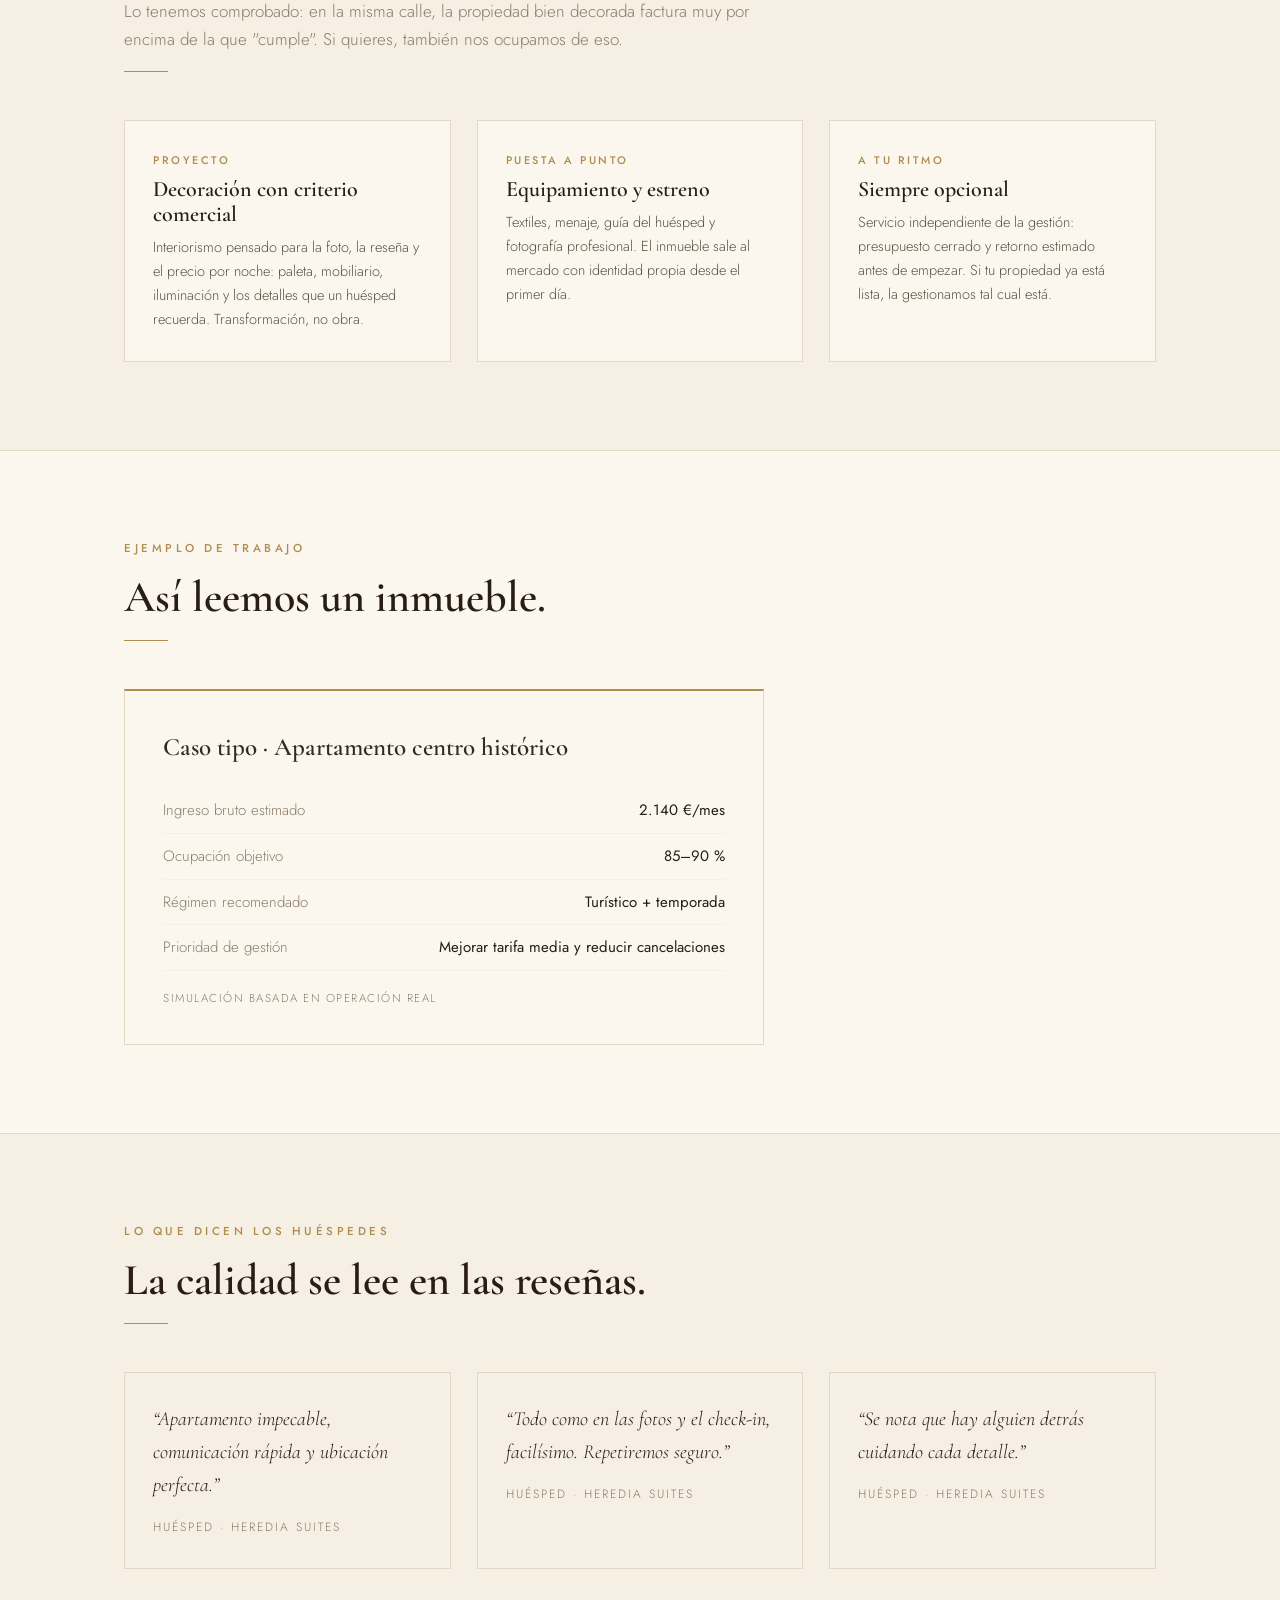
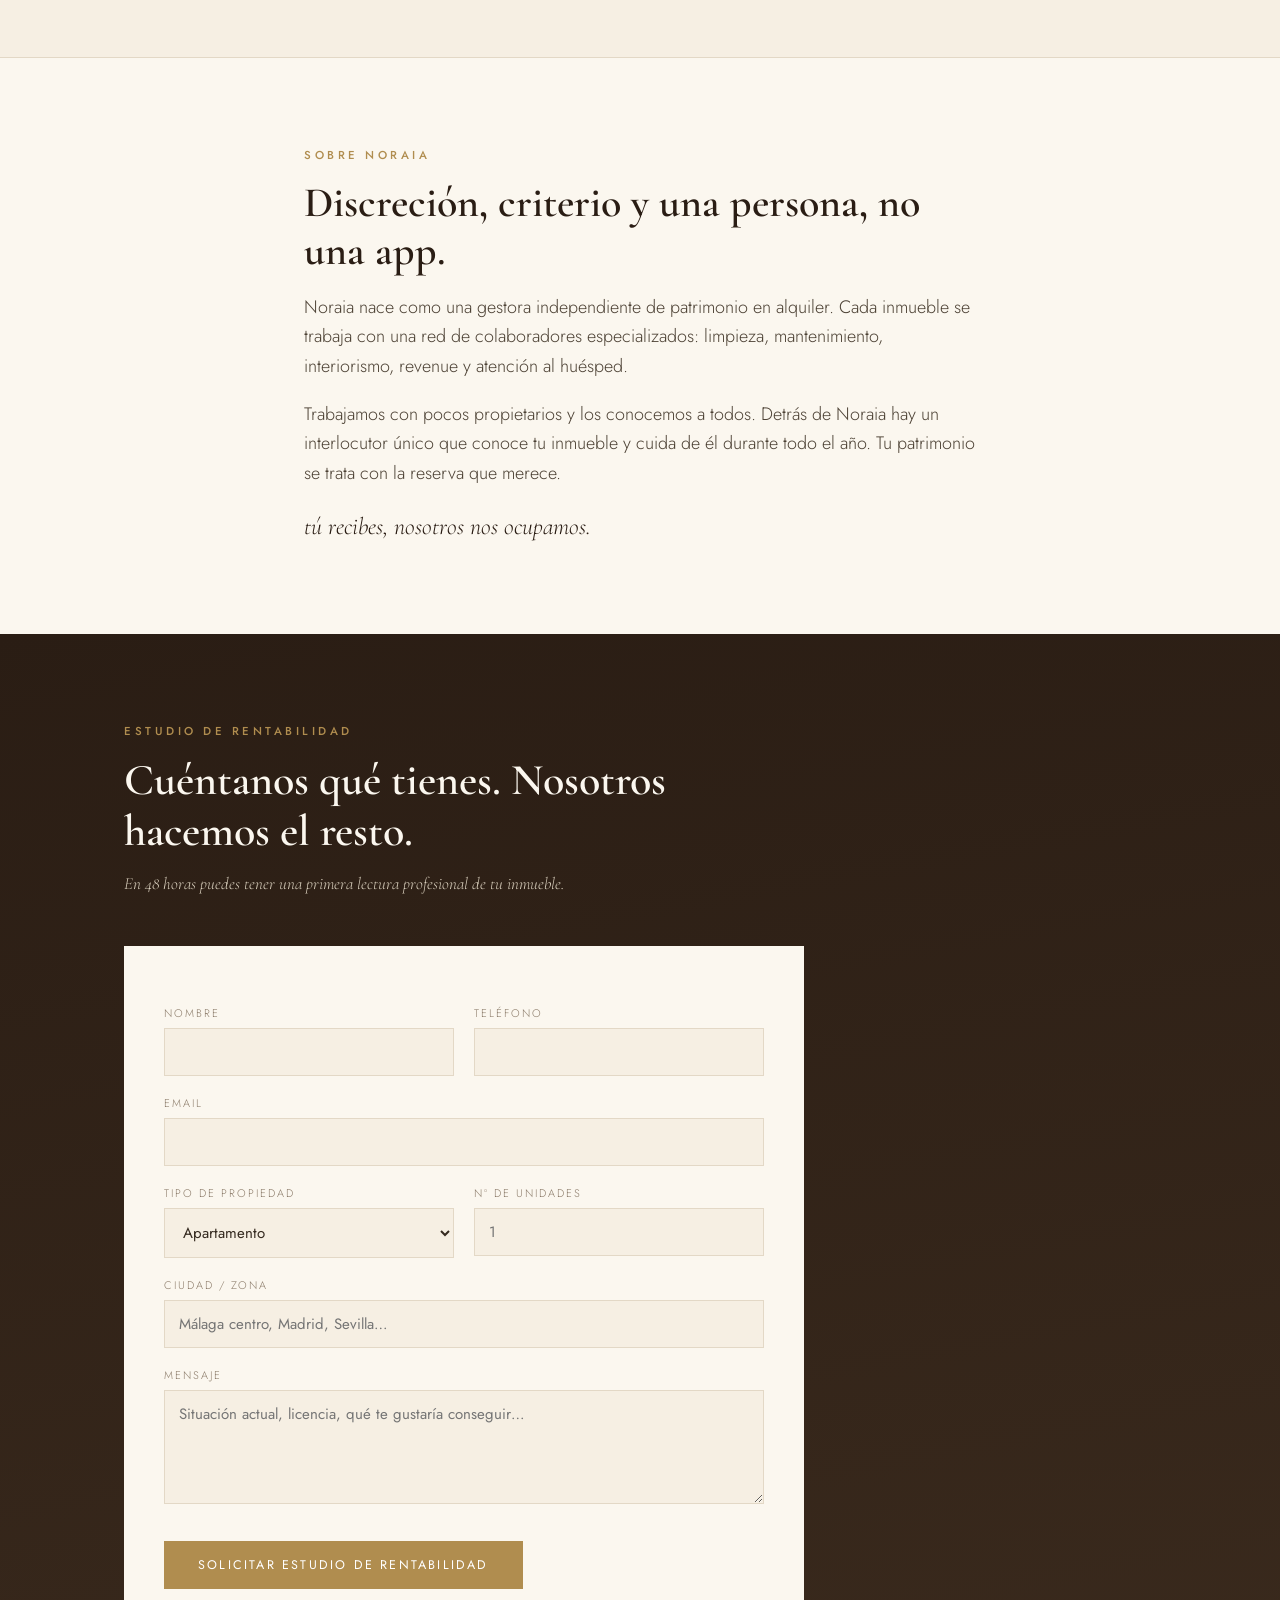
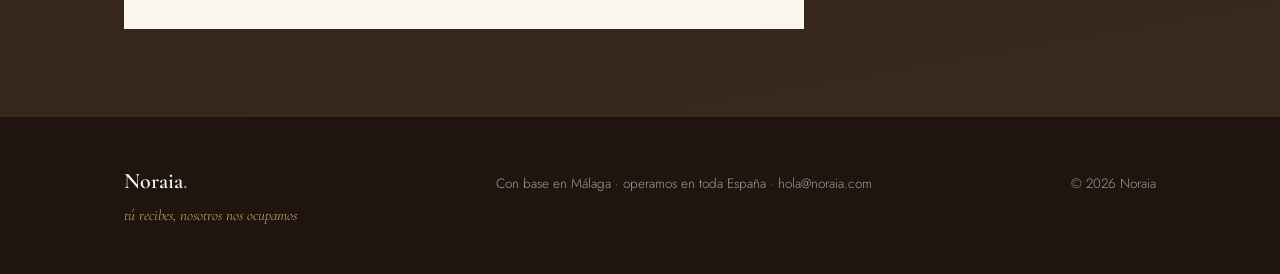
<file: index-2.html>
<!DOCTYPE html>
<html lang="es">
<head>
<meta charset="UTF-8">
<meta name="viewport" content="width=device-width, initial-scale=1.0">
<title>Noraia · Gestión patrimonial de alquiler</title>
<meta name="description" content="Gestión patrimonial de apartamentos, edificios y activos en alquiler. Maximizamos rentabilidad, reducimos operación y te damos cuentas claras cada mes.">
<link rel="preconnect" href="https://fonts.googleapis.com">
<link href="https://fonts.googleapis.com/css2?family=Cormorant+Garamond:ital,wght@0,500;0,600;0,700;1,500;1,600&family=Jost:wght@300;400;500;600&display=swap" rel="stylesheet">
<style>
  :root{
    --espresso:#2a1d14; --espresso-soft:#3a2a1d;
    --paper:#fbf7ef; --paper-2:#f6efe3; --sand:#f1e9dc;
    --gold:#b08d4f; --gold-soft:#c9ac74; --gold-pale:#e6d9c4;
    --ink:#352a20; --muted:#8c7c6a; --line:#e3d8c6;
  }
  *{margin:0;padding:0;box-sizing:border-box}
  html{scroll-behavior:smooth}
  body{font-family:Jost,-apple-system,sans-serif;font-weight:300;color:var(--ink);background:var(--paper);line-height:1.65}
  h1,h2,h3{font-family:'Cormorant Garamond',Georgia,serif;font-weight:600;line-height:1.14;color:var(--espresso)}
  a{color:inherit;text-decoration:none}
  .wrap{max-width:1080px;margin:0 auto;padding:0 24px}
  .eyebrow{font-size:11.5px;letter-spacing:3.5px;text-transform:uppercase;color:var(--gold);font-weight:500}
  section{padding:88px 0}
  .sec-head{max-width:660px;margin-bottom:48px}
  .sec-head h2{font-size:clamp(30px,4.5vw,44px);margin-top:14px}
  .sec-head p{color:var(--muted);margin-top:14px;font-size:17px}
  .rule{width:44px;height:1px;background:var(--gold);margin-top:18px}

  /* ---------- Nav ---------- */
  nav{position:sticky;top:0;z-index:20;background:rgba(251,247,239,.94);backdrop-filter:blur(10px);border-bottom:1px solid var(--line)}
  .nav-in{display:flex;align-items:center;justify-content:space-between;padding:16px 24px;max-width:1080px;margin:0 auto}
  .logo{font-family:'Cormorant Garamond',serif;font-size:27px;font-weight:600;color:var(--espresso)}
  .logo span{color:var(--gold)}
  .nav-links{display:flex;gap:26px;font-size:12.5px;letter-spacing:1.8px;text-transform:uppercase;color:var(--muted)}
  .nav-links a:hover{color:var(--gold)}
  @media(max-width:820px){.nav-links{display:none}}
  .nav-cta{border:1px solid var(--gold);color:var(--espresso);padding:9px 20px;font-size:11.5px;letter-spacing:2px;text-transform:uppercase}
  .nav-cta:hover{background:var(--gold);color:#fff}

  /* ---------- Hero ---------- */
  header{background:linear-gradient(170deg,var(--espresso) 0%,var(--espresso-soft) 100%);color:var(--paper);padding:110px 0 96px;position:relative;overflow:hidden}
  header::after{content:"N";position:absolute;right:-40px;bottom:-90px;font-family:'Cormorant Garamond',serif;font-size:440px;font-weight:600;color:rgba(176,141,79,.07);line-height:1;pointer-events:none}
  .hero h1{font-size:clamp(42px,7.5vw,74px);color:var(--paper)}
  .hero h1 em{font-style:italic;color:var(--gold-soft)}
  .hero .sub{font-size:18.5px;color:#e8dfcf;max-width:600px;margin-top:20px}
  .hero .acts{margin-top:38px;display:flex;gap:14px;flex-wrap:wrap}
  .btn{display:inline-block;padding:14px 30px;font-size:12.5px;letter-spacing:2.2px;text-transform:uppercase;font-weight:500}
  .btn-gold{background:var(--gold);color:#fff}
  .btn-gold:hover{background:var(--gold-soft);color:var(--espresso)}
  .btn-line{border:1px solid rgba(251,247,239,.35);color:var(--paper)}
  .btn-line:hover{border-color:var(--gold-soft);color:var(--gold-soft)}

  /* ---------- Informe mensual (tarjeta firma) ---------- */
  .informe-band{background:var(--espresso);padding:0 0 100px;margin-top:-1px}
  .informe{max-width:760px;margin:0 auto;background:var(--paper);border-radius:4px;box-shadow:0 30px 80px rgba(20,12,6,.45);overflow:hidden;transform:translateY(46px)}
  .inf-head{background:var(--paper-2);border-bottom:1px solid var(--line);padding:20px 30px;display:flex;justify-content:space-between;align-items:baseline;flex-wrap:wrap;gap:8px}
  .inf-head .t{font-family:'Cormorant Garamond',serif;font-size:22px;font-weight:600}
  .inf-head .m{font-size:11px;letter-spacing:2px;text-transform:uppercase;color:var(--muted)}
  .inf-body{display:grid;grid-template-columns:1.25fr 1fr;gap:0}
  @media(max-width:640px){.inf-body{grid-template-columns:1fr}}
  .inf-cascada{padding:26px 30px;border-right:1px solid var(--line)}
  @media(max-width:640px){.inf-cascada{border-right:none;border-bottom:1px solid var(--line)}}
  .inf-row{display:flex;justify-content:space-between;padding:9px 0;border-bottom:1px solid var(--paper-2);font-size:14.5px}
  .inf-row span:last-child{font-variant-numeric:tabular-nums}
  .inf-row.neg span:last-child{color:#9c4a33}
  .inf-row.total{border-top:1.5px solid var(--gold);border-bottom:none;margin-top:6px;padding-top:14px}
  .inf-row.total span{font-family:'Cormorant Garamond',serif;font-size:21px;font-weight:600;color:var(--espresso)}
  .inf-inr{padding:26px 24px;display:flex;flex-direction:column;align-items:center;justify-content:center;gap:8px;background:var(--paper)}
  .inf-kpis{display:flex;gap:22px;font-size:12px;color:var(--muted);letter-spacing:.5px}
  .inf-kpis b{display:block;font-family:'Cormorant Garamond',serif;font-size:20px;color:var(--espresso);font-weight:600;text-align:center}
  .inf-foot{background:var(--paper-2);border-top:1px solid var(--line);padding:12px 30px;font-size:11.5px;letter-spacing:1.5px;text-transform:uppercase;color:var(--muted);text-align:center}

  /* ---------- Promesa ---------- */
  .pilares{display:grid;grid-template-columns:repeat(auto-fit,minmax(270px,1fr));gap:26px}
  .pilar{border-top:1px solid var(--gold);padding-top:22px}
  .pilar h3{font-size:24px;margin-bottom:10px}
  .pilar p{font-size:15px;color:#5d5142}

  /* ---------- Método ---------- */
  .metodo-band{background:var(--paper-2);border-top:1px solid var(--line);border-bottom:1px solid var(--line)}
  .metodo{display:grid;grid-template-columns:repeat(auto-fit,minmax(300px,1fr));gap:1px;background:var(--line);border:1px solid var(--line)}
  .met{background:var(--paper);padding:30px 28px}
  .met .num{font-family:'Cormorant Garamond',serif;font-size:15px;font-style:italic;color:var(--gold)}
  .met h3{font-size:22px;margin:6px 0 8px}
  .met p{font-size:14.5px;color:#5d5142}

  /* ---------- INR ---------- */
  .inr-band{background:linear-gradient(165deg,var(--espresso),var(--espresso-soft));color:var(--paper)}
  .inr-band .wrap{display:grid;grid-template-columns:300px 1fr;gap:56px;align-items:center}
  @media(max-width:780px){.inr-band .wrap{grid-template-columns:1fr}}
  .inr-band h2{color:var(--paper);font-size:clamp(30px,4.5vw,42px);margin-top:14px}
  .inr-band p{color:#e8dfcf;margin-top:16px;font-size:16.5px}
  .inr-band p b{color:var(--gold-soft);font-weight:500}

  /* ---------- Planes ---------- */
  .planes-band{background:var(--sand)}
  .plan-grid{display:grid;grid-template-columns:repeat(auto-fit,minmax(270px,1fr));gap:24px}
  .plan{background:var(--paper);border:1px solid var(--line);padding:38px 32px;display:flex;flex-direction:column}
  .plan.destacado{border-color:var(--gold);box-shadow:0 14px 44px rgba(42,29,20,.10)}
  .plan .nombre{font-family:'Cormorant Garamond',serif;font-size:27px;font-weight:600}
  .plan .para{font-family:'Cormorant Garamond',serif;font-style:italic;font-size:16.5px;color:var(--muted);margin-top:4px;min-height:48px}
  .plan .pct{font-family:'Cormorant Garamond',serif;font-size:54px;font-weight:600;color:var(--espresso);margin:14px 0 0}
  .plan .pct small{font-size:15px;font-family:Jost;color:var(--muted);font-weight:300;letter-spacing:1px}
  .plan ul{list-style:none;margin:22px 0 28px;flex:1}
  .plan li{padding:8px 0;border-bottom:1px solid var(--paper-2);font-size:14.5px;color:#4c4134}
  .plan li::before{content:"·";color:var(--gold);font-weight:600;margin-right:10px}
  .plan .btn{text-align:center;background:var(--espresso);color:var(--paper)}
  .plan.destacado .btn{background:var(--gold)}
  .edificio-nota{margin-top:26px;font-family:'Cormorant Garamond',serif;font-style:italic;font-size:18px;color:var(--muted);text-align:center}
  .edificio-nota b{color:var(--espresso);font-weight:600}

  /* ---------- Regímenes ---------- */
  .regs{display:grid;grid-template-columns:repeat(auto-fit,minmax(260px,1fr));gap:26px}
  .reg{border-left:1px solid var(--gold);padding:4px 0 4px 24px}
  .reg h3{font-size:22px}
  .reg p{font-size:14.5px;color:#5d5142;margin-top:8px}

  /* ---------- Interiorismo ---------- */
  .interior-band{background:var(--paper-2);border-top:1px solid var(--line);border-bottom:1px solid var(--line)}
  .interior{display:grid;grid-template-columns:repeat(auto-fit,minmax(280px,1fr));gap:26px}
  .int-card{background:var(--paper);border:1px solid var(--line);padding:30px 28px}
  .int-card .tag{font-size:11px;letter-spacing:2.5px;text-transform:uppercase;color:var(--gold);font-weight:500}
  .int-card h3{font-size:22px;margin:8px 0}
  .int-card p{font-size:14.5px;color:#5d5142}

  /* ---------- Caso tipo ---------- */
  .caso{max-width:640px;background:var(--paper);border:1px solid var(--line);border-top:2px solid var(--gold);padding:36px 38px}
  .caso .t{font-family:'Cormorant Garamond',serif;font-size:25px;font-weight:600}
  .caso dl{margin-top:20px}
  .caso .fila{display:flex;justify-content:space-between;gap:16px;padding:10px 0;border-bottom:1px solid var(--paper-2);font-size:15px}
  .caso dt{color:var(--muted)}
  .caso dd{font-weight:400;color:var(--espresso);text-align:right}
  .caso .nota{margin-top:18px;font-size:11.5px;letter-spacing:1.5px;text-transform:uppercase;color:var(--muted)}

  /* ---------- Testimonios ---------- */
  .testis{display:grid;grid-template-columns:repeat(auto-fit,minmax(270px,1fr));gap:26px}
  .testi{background:var(--paper-2);border:1px solid var(--line);padding:30px 28px}
  .testi q{font-family:'Cormorant Garamond',serif;font-size:20px;font-style:italic;color:var(--espresso);quotes:"“" "”"}
  .testi .quien{margin-top:16px;font-size:12px;letter-spacing:2px;text-transform:uppercase;color:var(--muted)}

  /* ---------- Sobre ---------- */
  .sobre{max-width:720px}
  .sobre p{font-size:18px;color:#4c4134;margin-top:18px}
  .sobre p.lema{font-family:'Cormorant Garamond',serif;font-style:italic;font-size:24px;color:var(--espresso)}

  /* ---------- Formulario ---------- */
  .form-band{background:linear-gradient(170deg,var(--espresso),var(--espresso-soft));color:var(--paper)}
  .form-band h2{color:var(--paper)}
  .form-band .sec-head p{color:#d9cfbd}
  .cta48{font-family:'Cormorant Garamond',serif;font-style:italic;font-size:22px;color:var(--gold-soft)}
  .form{background:var(--paper);padding:40px;max-width:680px;color:var(--ink)}
  .form .dos{display:grid;grid-template-columns:1fr 1fr;gap:0 20px}
  @media(max-width:560px){.form .dos{grid-template-columns:1fr}}
  .form label{display:block;font-size:11px;letter-spacing:2px;text-transform:uppercase;color:var(--muted);margin:18px 0 6px}
  .form input,.form textarea,.form select{width:100%;border:1px solid var(--line);background:var(--paper-2);padding:12px 14px;font-family:Jost;font-size:15px;color:var(--ink)}
  .form input:focus,.form textarea:focus,.form select:focus{outline:2px solid var(--gold)}
  .form button{margin-top:28px;background:var(--gold);color:#fff;border:none;padding:15px 34px;font-family:Jost;font-size:12.5px;letter-spacing:2.2px;text-transform:uppercase;cursor:pointer}
  .form button:hover{background:var(--espresso)}

  footer{background:#1f150e;color:#a99a83;padding:46px 0;font-size:13.5px}
  footer .wrap{display:flex;justify-content:space-between;gap:20px;flex-wrap:wrap;align-items:baseline}
  footer .logo{color:var(--paper);font-size:22px}
  footer .lema{font-family:'Cormorant Garamond',serif;font-style:italic;font-size:15px;margin-top:4px;color:var(--gold-soft)}

  @media (prefers-reduced-motion: no-preference){
    .reveal{opacity:0;transform:translateY(16px);transition:opacity .7s ease,transform .7s ease}
    .reveal.on{opacity:1;transform:none}
  }
</style>
</head>
<body>

<nav>
  <div class="nav-in">
    <a class="logo" href="#top">Noraia<span>.</span></a>
    <div class="nav-links">
      <a href="#metodo">Método</a>
      <a href="#inr">El índice</a>
      <a href="#planes">Planes</a>
      <a href="#interior">Interiorismo</a>
      <a href="#sobre">Noraia</a>
    </div>
    <a class="nav-cta" href="#contacto">Solicitar estudio</a>
  </div>
</nav>

<!-- 1 · HERO -->
<header id="top">
  <div class="wrap hero">
    <div class="eyebrow">Gestora patrimonial · Alquiler turístico, temporada y tradicional</div>
    <h1>Tú recibes.<br><em>Nosotros nos ocupamos.</em></h1>
    <p class="sub">Gestión patrimonial de apartamentos, edificios y activos en alquiler. Maximizamos rentabilidad, reducimos operación y te damos cuentas claras cada mes.</p>
    <div class="acts">
      <a class="btn btn-gold" href="#contacto">Solicitar estudio de rentabilidad</a>
      <a class="btn btn-line" href="#metodo">Ver método Noraia</a>
    </div>
  </div>
</header>

<!-- 2 · TARJETA INFORME MENSUAL -->
<div class="informe-band">
  <div class="wrap">
    <div class="informe reveal" role="img" aria-label="Ejemplo de informe mensual Noraia">
      <div class="inf-head">
        <div class="t">Informe mensual</div>
        <div class="m">Caso modelo · Apartamento centro histórico</div>
      </div>
      <div class="inf-body">
        <div class="inf-cascada">
          <div class="inf-row"><span>Ingresos brutos</span><span>2.140 €</span></div>
          <div class="inf-row neg"><span>Comisiones de canal</span><span>−438 €</span></div>
          <div class="inf-row neg"><span>Limpieza y operación</span><span>−296 €</span></div>
          <div class="inf-row neg"><span>Honorarios de gestión</span><span>−407 €</span></div>
          <div class="inf-row total"><span>Tú recibes</span><span>999 €</span></div>
        </div>
        <div class="inf-inr">
          <svg viewBox="0 0 220 132" style="width:180px" aria-hidden="true">
            <path d="M 26 108 A 84 84 0 0 1 194 108" fill="none" stroke="var(--gold-pale)" stroke-width="9" stroke-linecap="round"/>
            <path id="arco-mini" d="M 26 108 A 84 84 0 0 1 194 108" fill="none" stroke="var(--gold)" stroke-width="9" stroke-linecap="round" stroke-dasharray="264" stroke-dashoffset="264"/>
            <text x="110" y="92" text-anchor="middle" fill="var(--espresso)" font-size="44" font-family="'Cormorant Garamond',serif" font-weight="600">87</text>
            <text x="110" y="110" text-anchor="middle" fill="var(--gold)" font-size="10" font-family="Jost" letter-spacing="3">ÍNDICE NORAIA</text>
            <text x="110" y="128" text-anchor="middle" fill="var(--espresso)" font-size="14" font-family="'Cormorant Garamond',serif" font-style="italic" font-weight="600">EXCELENTE</text>
          </svg>
          <div class="inf-kpis">
            <div><b>88%</b>ocupación</div>
            <div><b>162 €</b>tarifa media</div>
            <div><b>0</b>gestiones tuyas</div>
          </div>
        </div>
      </div>
      <div class="inf-foot">Simulación basada en operación real · así reporta Noraia cada mes</div>
    </div>
  </div>
</div>

<!-- 3 · PROMESA -->
<section>
  <div class="wrap">
    <div class="sec-head reveal">
      <div class="eyebrow">La promesa</div>
      <h2>Gestionamos tu patrimonio en alquiler como si fuera nuestro.</h2>
      <div class="rule"></div>
    </div>
    <div class="pilares">
      <div class="pilar reveal">
        <h3>Cero contacto operativo</h3>
        <p>Huéspedes, incidencias, limpiezas y suministros son invisibles para ti. Nosotros somos quien responde. Tú solo ves el resultado a final de mes.</p>
      </div>
      <div class="pilar reveal">
        <h3>Reportamos como un banco</h3>
        <p>Nada de un WhatsApp suelto a final de mes. Un informe claro y comparable, mes a mes, con todo desglosado: del ingreso bruto al euro que recibes.</p>
      </div>
      <div class="pilar reveal">
        <h3>Más ingresos, no menos</h3>
        <p>Una gestión profesional con precios dinámicos y mejor ocupación genera un ingreso bruto superior que compensa con creces la comisión. El número lo demuestra.</p>
      </div>
    </div>
  </div>
</section>

<!-- 4 · MÉTODO NORAIA -->
<section class="metodo-band" id="metodo">
  <div class="wrap">
    <div class="sec-head reveal">
      <div class="eyebrow">Método Noraia</div>
      <h2>Seis disciplinas, un solo interlocutor.</h2>
      <div class="rule"></div>
    </div>
    <div class="metodo reveal">
      <div class="met"><div class="num">i</div><h3>Revenue propio</h3><p>Precios con motor de reglas: antelación, ocupación futura, eventos y suelos por tipo de inmueble. Cada decisión, documentada con su hipótesis y su resultado.</p></div>
      <div class="met"><div class="num">ii</div><h3>Informes mensuales</h3><p>Ocupación, tarifa media, ingresos y gastos, y el neto que recibes. Siempre sabes qué rinde tu activo y por qué.</p></div>
      <div class="met"><div class="num">iii</div><h3>Gestión operativa</h3><p>Anuncios, huéspedes, check-in, limpieza y ropa de cama. La máquina funciona sola; tú no la escuchas.</p></div>
      <div class="met"><div class="num">iv</div><h3>Mantenimiento</h3><p>No solo lo alquilamos: vigilamos su estado, anticipamos el mantenimiento y te avisamos cuando merece la pena invertir.</p></div>
      <div class="met"><div class="num">v</div><h3>Interiorismo</h3><p>Un inmueble bien vestido factura por encima de su calle. Servicio opcional de decoración y puesta a punto, con retorno estimado antes de empezar.</p></div>
      <div class="met"><div class="num">vi</div><h3>Estrategia por régimen</h3><p>No todo se alquila igual. Estudiamos tu activo y la normativa para elegir la fórmula que más rinde y menos riesgo asume.</p></div>
    </div>
  </div>
</section>

<!-- 5 · ÍNDICE NORAIA -->
<section class="inr-band" id="inr">
  <div class="wrap">
    <div class="reveal">
      <svg viewBox="0 0 220 132" style="width:100%;max-width:300px;display:block;margin:0 auto" role="img" aria-label="Índice Noraia de Revenue: 87 sobre 100, excelente">
        <path d="M 26 108 A 84 84 0 0 1 194 108" fill="none" stroke="rgba(251,247,239,.14)" stroke-width="10" stroke-linecap="round"/>
        <path id="arco" d="M 26 108 A 84 84 0 0 1 194 108" fill="none" stroke="var(--gold)" stroke-width="10" stroke-linecap="round" stroke-dasharray="264" stroke-dashoffset="264"/>
        <text x="110" y="92" text-anchor="middle" fill="#fbf7ef" font-size="46" font-family="'Cormorant Garamond',serif" font-weight="600">87</text>
        <text x="110" y="110" text-anchor="middle" fill="#c9ac74" font-size="10" font-family="Jost" letter-spacing="3">ÍNDICE NORAIA</text>
        <text x="110" y="129" text-anchor="middle" fill="#c9ac74" font-size="15" font-family="'Cormorant Garamond',serif" font-style="italic" font-weight="600">EXCELENTE</text>
      </svg>
    </div>
    <div class="reveal">
      <div class="eyebrow">El sistema de revenue</div>
      <h2>Un solo indicador para saber cómo rinde tu activo.</h2>
      <p>El <b>Índice Noraia de Revenue</b> resume el mes de tu inmueble en una puntuación de 0 a 100: ocupación frente a objetivo, tarifa media, cancelaciones y calidad de las reseñas, ponderados con datos reales.</p>
      <p>Detrás hay un sistema completo: cuadro de mando por inmueble, análisis de cancelaciones y antelación, experimentos de precio medidos y una base de conocimiento que aprende de cada decisión. <b>Es nuestra ventaja, y trabaja para tu patrimonio.</b></p>
    </div>
  </div>
</section>

<!-- 6 · PLANES -->
<section class="planes-band" id="planes">
  <div class="wrap">
    <div class="sec-head reveal">
      <div class="eyebrow">Planes de gestión</div>
      <h2>Tres niveles. El que cada patrimonio necesita.</h2>
      <p>Porcentaje sobre ingresos generados. Sin cuotas fijas, sin permanencias: eliges por el servicio que recibes, no por cuánto patrimonio tienes.</p>
      <div class="rule"></div>
    </div>
    <div class="plan-grid">
      <div class="plan reveal">
        <div class="nombre">Esencial</div>
        <div class="para">Para propietarios que quieren delegar la comercialización.</div>
        <div class="pct">15<small>% + IVA</small></div>
        <ul>
          <li>Anuncios y posicionamiento en canales</li>
          <li>Precios con el sistema Noraia</li>
          <li>Atención al huésped digital</li>
          <li>Informe mensual de resultados</li>
        </ul>
        <a class="btn" href="#contacto">Solicitar estudio</a>
      </div>
      <div class="plan destacado reveal">
        <div class="nombre">Integral</div>
        <div class="para">Para activos que necesitan gestión completa.</div>
        <div class="pct">19<small>% + IVA</small></div>
        <ul>
          <li>Todo lo del plan Esencial</li>
          <li>Check-in, limpieza y ropa de cama</li>
          <li>Mantenimiento e incidencias</li>
          <li>Supervisión de calidad y reposición</li>
          <li>Acceso al panel de tu inmueble</li>
        </ul>
        <a class="btn" href="#contacto">Solicitar estudio</a>
      </div>
      <div class="plan reveal">
        <div class="nombre">Patrimonial</div>
        <div class="para">Para edificios, carteras o inmuebles con estrategia a largo plazo.</div>
        <div class="pct">23<small>% + IVA</small></div>
        <ul>
          <li>Todo lo del plan Integral</li>
          <li>Estrategia multi-régimen y normativa</li>
          <li>Rentabilidad neta sobre valor del activo</li>
          <li>Plan anual de inversión y mejoras</li>
          <li>Interlocución única: tú solo recibes</li>
        </ul>
        <a class="btn" href="#contacto">Solicitar estudio</a>
      </div>
    </div>
    <div class="edificio-nota reveal">¿Un edificio completo? <b>Diseñamos un acuerdo a medida</b> con cuota fija y comisión reducida.</div>
  </div>
</section>

<!-- 7 · DEL APARTAMENTO AL EDIFICIO / REGÍMENES -->
<section>
  <div class="wrap">
    <div class="sec-head reveal">
      <div class="eyebrow">Del apartamento al edificio completo</div>
      <h2>El régimen óptimo para cada inmueble.</h2>
      <p>Aceptamos desde un apartamento hasta carteras enteras, en cualquier ciudad. Y no todo se alquila igual:</p>
      <div class="rule"></div>
    </div>
    <div class="regs">
      <div class="reg reveal"><h3>Turístico</h3><p>Máxima rentabilidad por noche donde la ubicación y la licencia lo permiten.</p></div>
      <div class="reg reveal"><h3>Temporada</h3><p>Estancias de meses para profesionales y nómadas. Estabilidad con buen precio.</p></div>
      <div class="reg reveal"><h3>Tradicional</h3><p>Renta a largo plazo cuando lo que buscas es tranquilidad absoluta y cero gestión.</p></div>
    </div>
  </div>
</section>

<!-- 8 · INTERIORISMO -->
<section class="interior-band" id="interior">
  <div class="wrap">
    <div class="sec-head reveal">
      <div class="eyebrow">Servicio opcional · Interiorismo</div>
      <h2>Un inmueble bien vestido gana más.</h2>
      <p>Lo tenemos comprobado: en la misma calle, la propiedad bien decorada factura muy por encima de la que "cumple". Si quieres, también nos ocupamos de eso.</p>
      <div class="rule"></div>
    </div>
    <div class="interior">
      <div class="int-card reveal"><div class="tag">Proyecto</div><h3>Decoración con criterio comercial</h3><p>Interiorismo pensado para la foto, la reseña y el precio por noche: paleta, mobiliario, iluminación y los detalles que un huésped recuerda. Transformación, no obra.</p></div>
      <div class="int-card reveal"><div class="tag">Puesta a punto</div><h3>Equipamiento y estreno</h3><p>Textiles, menaje, guía del huésped y fotografía profesional. El inmueble sale al mercado con identidad propia desde el primer día.</p></div>
      <div class="int-card reveal"><div class="tag">A tu ritmo</div><h3>Siempre opcional</h3><p>Servicio independiente de la gestión: presupuesto cerrado y retorno estimado antes de empezar. Si tu propiedad ya está lista, la gestionamos tal cual está.</p></div>
    </div>
  </div>
</section>

<!-- 9 · CASO TIPO -->
<section>
  <div class="wrap">
    <div class="sec-head reveal">
      <div class="eyebrow">Ejemplo de trabajo</div>
      <h2>Así leemos un inmueble.</h2>
      <div class="rule"></div>
    </div>
    <div class="caso reveal">
      <div class="t">Caso tipo · Apartamento centro histórico</div>
      <dl>
        <div class="fila"><dt>Ingreso bruto estimado</dt><dd>2.140 €/mes</dd></div>
        <div class="fila"><dt>Ocupación objetivo</dt><dd>85–90 %</dd></div>
        <div class="fila"><dt>Régimen recomendado</dt><dd>Turístico + temporada</dd></div>
        <div class="fila"><dt>Prioridad de gestión</dt><dd>Mejorar tarifa media y reducir cancelaciones</dd></div>
      </dl>
      <div class="nota">Simulación basada en operación real</div>
    </div>
  </div>
</section>

<!-- 10 · TESTIMONIOS -->
<section class="metodo-band">
  <div class="wrap">
    <div class="sec-head reveal">
      <div class="eyebrow">Lo que dicen los huéspedes</div>
      <h2>La calidad se lee en las reseñas.</h2>
      <div class="rule"></div>
    </div>
    <div class="testis">
      <div class="testi reveal"><q>Apartamento impecable, comunicación rápida y ubicación perfecta.</q><div class="quien">Huésped · Heredia Suites</div></div>
      <div class="testi reveal"><q>Todo como en las fotos y el check-in, facilísimo. Repetiremos seguro.</q><div class="quien">Huésped · Heredia Suites</div></div>
      <div class="testi reveal"><q>Se nota que hay alguien detrás cuidando cada detalle.</q><div class="quien">Huésped · Heredia Suites</div></div>
    </div>
  </div>
</section>

<!-- 11 · SOBRE NORAIA -->
<section id="sobre">
  <div class="wrap sobre">
    <div class="eyebrow reveal">Sobre Noraia</div>
    <h2 class="reveal" style="font-size:clamp(30px,4.5vw,42px);margin-top:14px">Discreción, criterio y una persona, no una app.</h2>
    <p class="reveal">Noraia nace como una gestora independiente de patrimonio en alquiler. Cada inmueble se trabaja con una red de colaboradores especializados: limpieza, mantenimiento, interiorismo, revenue y atención al huésped.</p>
    <p class="reveal">Trabajamos con pocos propietarios y los conocemos a todos. Detrás de Noraia hay un interlocutor único que conoce tu inmueble y cuida de él durante todo el año. Tu patrimonio se trata con la reserva que merece.</p>
    <p class="lema reveal">tú recibes, nosotros nos ocupamos.</p>
  </div>
</section>

<!-- 12 · FORMULARIO -->
<section class="form-band" id="contacto">
  <div class="wrap">
    <div class="sec-head reveal">
      <div class="eyebrow">Estudio de rentabilidad</div>
      <h2>Cuéntanos qué tienes. Nosotros hacemos el resto.</h2>
      <p class="cta48">En 48 horas puedes tener una primera lectura profesional de tu inmueble.</p>
    </div>
    <!-- IMPORTANTE: crea una cuenta gratis en formspree.io y sustituye TU_CODIGO -->
    <form class="form reveal" action="https://formspree.io/f/TU_CODIGO" method="POST">
      <div class="dos">
        <div><label for="nombre">Nombre</label><input id="nombre" type="text" name="nombre" required></div>
        <div><label for="telefono">Teléfono</label><input id="telefono" type="tel" name="telefono"></div>
      </div>
      <label for="email">Email</label>
      <input id="email" type="email" name="email" required>
      <div class="dos">
        <div>
          <label for="tipo">Tipo de propiedad</label>
          <select id="tipo" name="tipo">
            <option>Apartamento</option>
            <option>Varios apartamentos</option>
            <option>Edificio completo</option>
            <option>Todavía explorando</option>
          </select>
        </div>
        <div><label for="unidades">Nº de unidades</label><input id="unidades" type="number" name="unidades" min="1" placeholder="1"></div>
      </div>
      <label for="ciudad">Ciudad / zona</label>
      <input id="ciudad" type="text" name="ciudad" placeholder="Málaga centro, Madrid, Sevilla…">
      <label for="mensaje">Mensaje</label>
      <textarea id="mensaje" name="mensaje" rows="4" placeholder="Situación actual, licencia, qué te gustaría conseguir…"></textarea>
      <button type="submit">Solicitar estudio de rentabilidad</button>
    </form>
  </div>
</section>

<footer>
  <div class="wrap">
    <div>
      <div class="logo">Noraia<span style="color:var(--gold)">.</span></div>
      <div class="lema">tú recibes, nosotros nos ocupamos</div>
    </div>
    <div>Con base en Málaga · operamos en toda España · hola@noraia.com</div>
    <div>© 2026 Noraia</div>
  </div>
</footer>

<script>
  const io = new IntersectionObserver((es)=>es.forEach(e=>{if(e.isIntersecting){e.target.classList.add('on');io.unobserve(e.target)}}),{threshold:.12});
  document.querySelectorAll('.reveal').forEach(el=>io.observe(el));
  const dibujar=(id,frac)=>{const a=document.getElementById(id);if(!a)return;
    if(matchMedia('(prefers-reduced-motion: reduce)').matches){a.style.strokeDashoffset=264*(1-frac);return}
    const o=new IntersectionObserver((es)=>{if(es[0].isIntersecting){a.style.transition='stroke-dashoffset 1.5s ease';a.style.strokeDashoffset=264*(1-frac);o.disconnect()}},{threshold:.4});
    o.observe(a)};
  dibujar('arco',.87);dibujar('arco-mini',.87);
</script>
</body>
</html>
</file>
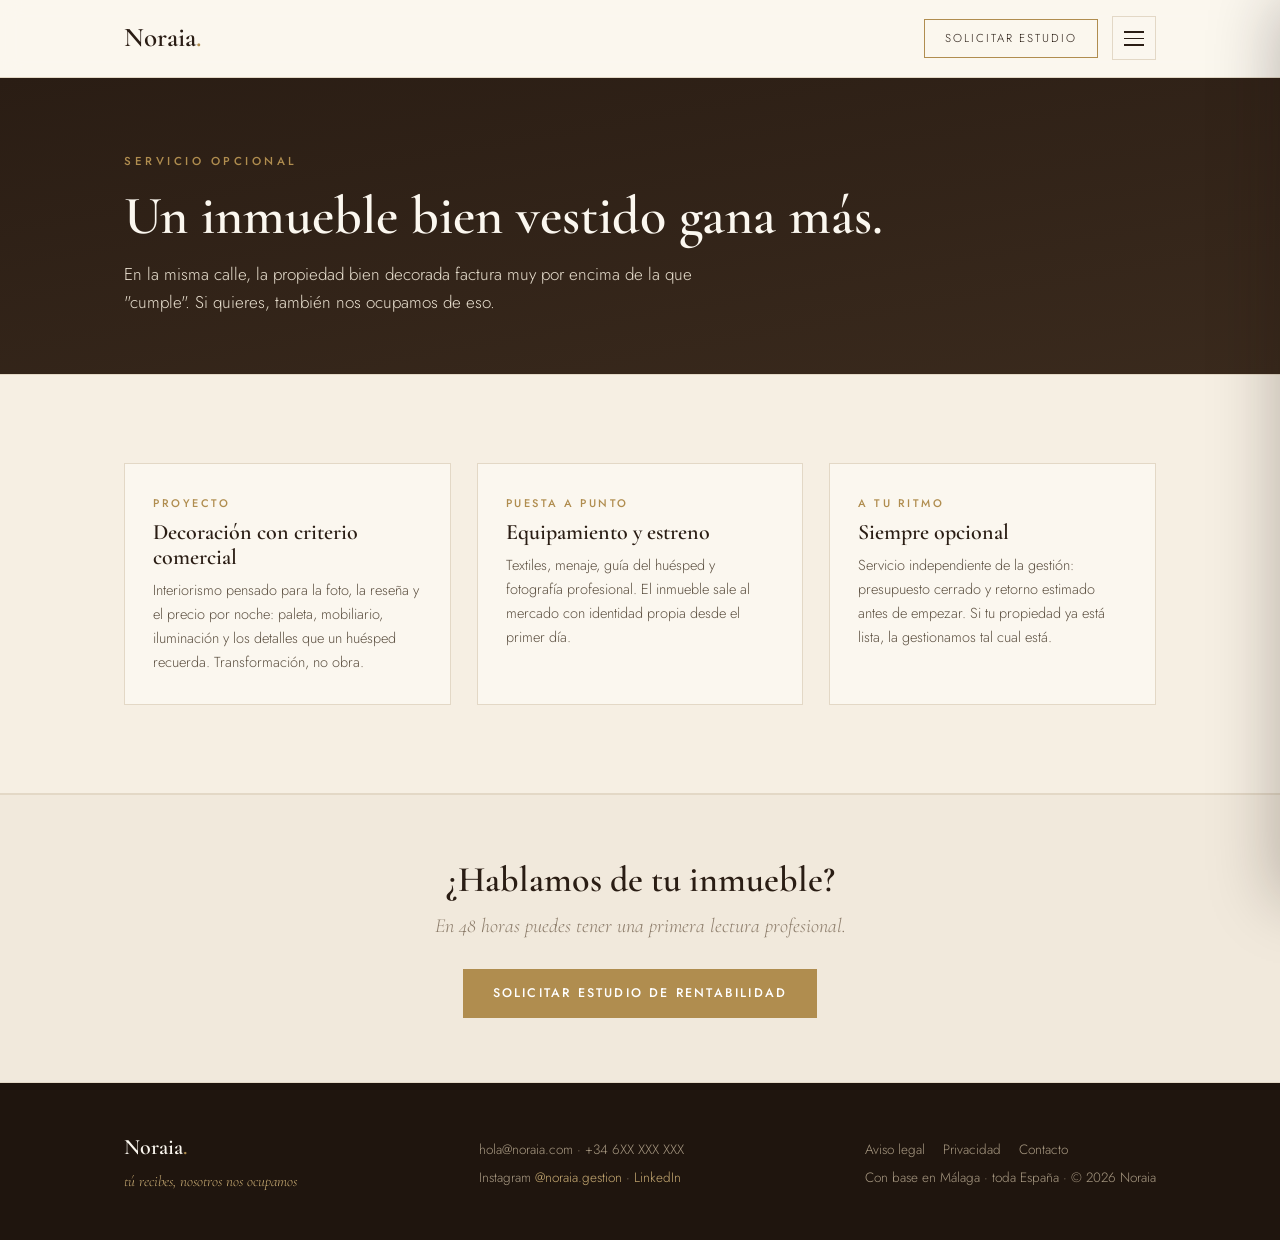
<file: interiorismo.html>
<!DOCTYPE html>
<html lang="es">
<head>
<meta charset="UTF-8">
<meta name="viewport" content="width=device-width, initial-scale=1.0">
<title>Interiorismo Noraia · Decoración con criterio comercial</title>
<meta name="description" content="Decoración y puesta a punto de apartamentos turísticos con retorno estimado. Transformación, no obra. Siempre opcional.">
<link rel="icon" href="data:image/svg+xml,%3Csvg xmlns='http://www.w3.org/2000/svg' viewBox='0 0 64 64'%3E%3Crect width='64' height='64' fill='%232a1d14'/%3E%3Ctext x='32' y='45' text-anchor='middle' font-family='Georgia,serif' font-size='40' font-weight='600' fill='%23b08d4f'%3EN%3C/text%3E%3C/svg%3E">
<meta property="og:title" content="Interiorismo Noraia · Decoración con criterio comercial">
<meta property="og:description" content="Decoración y puesta a punto de apartamentos turísticos con retorno estimado. Transformación, no obra. Siempre opcional.">
<meta property="og:type" content="website">
<meta property="og:site_name" content="Noraia">
<meta property="og:locale" content="es_ES">
<link rel="preconnect" href="https://fonts.googleapis.com">
<link href="https://fonts.googleapis.com/css2?family=Cormorant+Garamond:ital,wght@0,500;0,600;0,700;1,500;1,600&family=Jost:wght@300;400;500;600&display=swap" rel="stylesheet">
<link rel="stylesheet" href="styles.css">
</head>
<body>
<nav>
  <div class="nav-in">
    <a class="logo" href="index.html">Noraia<span>.</span></a>
    <div class="nav-right">
      <a class="nav-cta" href="contacto.html">Solicitar estudio</a>
      <button class="burger" aria-label="Abrir el índice" aria-expanded="false" onclick="toggleMenu()"><span></span><span></span><span></span></button>
    </div>
  </div>
  <div class="menu-backdrop" onclick="toggleMenu()"></div>
  <aside class="menu-panel" role="dialog" aria-label="Índice de la web">
    <div class="menu-top">
      <span class="t">Índice</span>
      <button class="menu-cerrar" aria-label="Cerrar" onclick="toggleMenu()">✕</button>
    </div>
    <div class="menu-list">
      <a href="index.html"><span class="n">01</span> Inicio</a>
      <a href="metodo.html"><span class="n">02</span> Método</a>
      <a href="planes.html"><span class="n">03</span> Planes</a>
      <a href="interiorismo.html" class="activa"><span class="n">04</span> Interiorismo</a>
      <a href="nosotros.html"><span class="n">05</span> Nosotros</a>
      <a href="contacto.html"><span class="n">06</span> Contacto</a>
    </div>
    <div class="menu-pie">
      hola@noraia.com<br>+34 6XX XXX XXX<br>
      <a href="legal.html">Aviso legal</a> · <a href="privacidad.html">Privacidad</a>
    </div>
  </aside>
</nav>
<div class="page-hero"><div class="wrap">
  <div class="eyebrow">Servicio opcional</div>
  <h1>Un inmueble bien vestido gana más.</h1>
  <p>En la misma calle, la propiedad bien decorada factura muy por encima de la que "cumple". Si quieres, también nos ocupamos de eso.</p>
</div></div>
<section class="interior-band" id="interior">
  <div class="wrap">
    <div class="interior">
      <div class="int-card reveal"><div class="tag">Proyecto</div><h3>Decoración con criterio comercial</h3><p>Interiorismo pensado para la foto, la reseña y el precio por noche: paleta, mobiliario, iluminación y los detalles que un huésped recuerda. Transformación, no obra.</p></div>
      <div class="int-card reveal"><div class="tag">Puesta a punto</div><h3>Equipamiento y estreno</h3><p>Textiles, menaje, guía del huésped y fotografía profesional. El inmueble sale al mercado con identidad propia desde el primer día.</p></div>
      <div class="int-card reveal"><div class="tag">A tu ritmo</div><h3>Siempre opcional</h3><p>Servicio independiente de la gestión: presupuesto cerrado y retorno estimado antes de empezar. Si tu propiedad ya está lista, la gestionamos tal cual está.</p></div>
    </div>
  </div>
</section>
<div class="cta-band">
  <h2>¿Hablamos de tu inmueble?</h2>
  <p>En 48 horas puedes tener una primera lectura profesional.</p>
  <a class="btn btn-gold" href="contacto.html">Solicitar estudio de rentabilidad</a>
</div>
<footer>
  <div class="wrap" style="display:block">
    <div style="display:flex;justify-content:space-between;gap:24px;flex-wrap:wrap;align-items:baseline">
      <div>
        <div class="logo">Noraia<span style="color:var(--gold)">.</span></div>
        <div class="lema">tú recibes, nosotros nos ocupamos</div>
      </div>
      <div>
        <div>hola@noraia.com · +34 6XX XXX XXX</div>
        <div style="margin-top:6px">Instagram <a href="https://instagram.com/noraia.gestion" style="color:var(--gold-soft)">@noraia.gestion</a> · <a href="https://linkedin.com" style="color:var(--gold-soft)">LinkedIn</a></div>
      </div>
      <div style="text-align:right">
        <div class="flinks"><a href="legal.html">Aviso legal</a><a href="privacidad.html">Privacidad</a><a href="contacto.html">Contacto</a></div>
        <div style="margin-top:6px">Con base en Málaga · toda España · © 2026 Noraia</div>
      </div>
    </div>
  </div>
</footer>
<script>
  const io = new IntersectionObserver((es)=>es.forEach(e=>{if(e.isIntersecting){e.target.classList.add('on');io.unobserve(e.target)}}),{threshold:.12});
  document.querySelectorAll('.reveal').forEach(el=>io.observe(el));
  const dibujar=(id,frac)=>{const a=document.getElementById(id);if(!a)return;
    if(matchMedia('(prefers-reduced-motion: reduce)').matches){a.style.strokeDashoffset=264*(1-frac);return}
    const o=new IntersectionObserver((es)=>{if(es[0].isIntersecting){a.style.transition='stroke-dashoffset 1.5s ease';a.style.strokeDashoffset=264*(1-frac);o.disconnect()}},{threshold:.4});
    o.observe(a)};
  dibujar('arco',.87);dibujar('arco-mini',.87);
</script>
<script>
  function toggleMenu(){
    const abierto = document.body.classList.toggle('menu-abierto');
    document.querySelector('.burger').setAttribute('aria-expanded', abierto);
  }
  document.querySelectorAll('.menu-list a, .menu-pie a').forEach(a=>a.addEventListener('click',()=>document.body.classList.remove('menu-abierto')));
  document.addEventListener('keydown',e=>{if(e.key==='Escape')document.body.classList.remove('menu-abierto')});
</script>
</body>
</html>
</file>
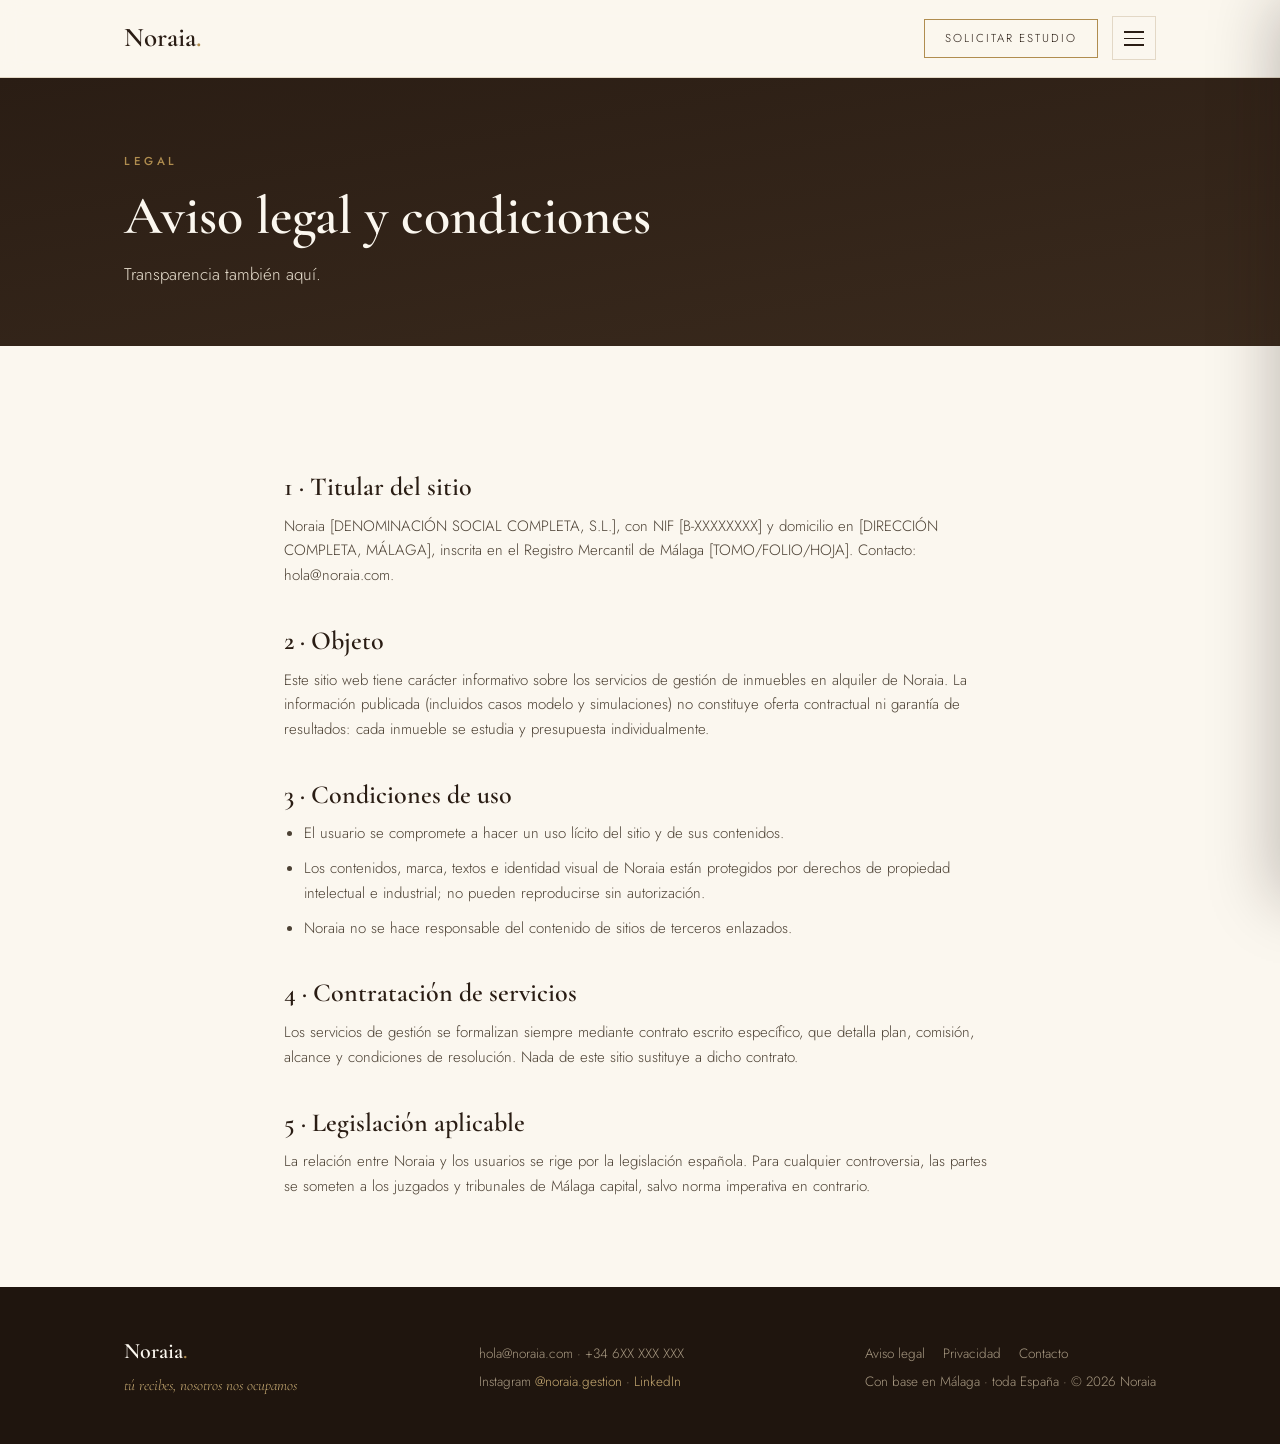
<file: legal.html>
<!DOCTYPE html>
<html lang="es">
<head>
<meta charset="UTF-8">
<meta name="viewport" content="width=device-width, initial-scale=1.0">
<title>Aviso legal · Noraia</title>
<meta name="description" content="Aviso legal y condiciones de uso del sitio web de Noraia.">
<link rel="icon" href="data:image/svg+xml,%3Csvg xmlns='http://www.w3.org/2000/svg' viewBox='0 0 64 64'%3E%3Crect width='64' height='64' fill='%232a1d14'/%3E%3Ctext x='32' y='45' text-anchor='middle' font-family='Georgia,serif' font-size='40' font-weight='600' fill='%23b08d4f'%3EN%3C/text%3E%3C/svg%3E">
<meta property="og:title" content="Aviso legal · Noraia">
<meta property="og:description" content="Aviso legal y condiciones de uso del sitio web de Noraia.">
<meta property="og:type" content="website">
<meta property="og:site_name" content="Noraia">
<meta property="og:locale" content="es_ES">
<link rel="preconnect" href="https://fonts.googleapis.com">
<link href="https://fonts.googleapis.com/css2?family=Cormorant+Garamond:ital,wght@0,500;0,600;0,700;1,500;1,600&family=Jost:wght@300;400;500;600&display=swap" rel="stylesheet">
<link rel="stylesheet" href="styles.css">
</head>
<body>
<nav>
  <div class="nav-in">
    <a class="logo" href="index.html">Noraia<span>.</span></a>
    <div class="nav-right">
      <a class="nav-cta" href="contacto.html">Solicitar estudio</a>
      <button class="burger" aria-label="Abrir el índice" aria-expanded="false" onclick="toggleMenu()"><span></span><span></span><span></span></button>
    </div>
  </div>
  <div class="menu-backdrop" onclick="toggleMenu()"></div>
  <aside class="menu-panel" role="dialog" aria-label="Índice de la web">
    <div class="menu-top">
      <span class="t">Índice</span>
      <button class="menu-cerrar" aria-label="Cerrar" onclick="toggleMenu()">✕</button>
    </div>
    <div class="menu-list">
      <a href="index.html"><span class="n">01</span> Inicio</a>
      <a href="metodo.html"><span class="n">02</span> Método</a>
      <a href="planes.html"><span class="n">03</span> Planes</a>
      <a href="interiorismo.html"><span class="n">04</span> Interiorismo</a>
      <a href="nosotros.html"><span class="n">05</span> Nosotros</a>
      <a href="contacto.html"><span class="n">06</span> Contacto</a>
    </div>
    <div class="menu-pie">
      hola@noraia.com<br>+34 6XX XXX XXX<br>
      <a href="legal.html">Aviso legal</a> · <a href="privacidad.html">Privacidad</a>
    </div>
  </aside>
</nav>
<div class="page-hero"><div class="wrap">
  <div class="eyebrow">Legal</div>
  <h1>Aviso legal y condiciones</h1>
  <p>Transparencia también aquí.</p>
</div></div>
<section><div class="wrap legal">
  <h2>1 · Titular del sitio</h2>
  <p>Noraia [DENOMINACIÓN SOCIAL COMPLETA, S.L.], con NIF [B-XXXXXXXX] y domicilio en [DIRECCIÓN COMPLETA, MÁLAGA], inscrita en el Registro Mercantil de Málaga [TOMO/FOLIO/HOJA]. Contacto: hola@noraia.com.</p>
  <h2>2 · Objeto</h2>
  <p>Este sitio web tiene carácter informativo sobre los servicios de gestión de inmuebles en alquiler de Noraia. La información publicada (incluidos casos modelo y simulaciones) no constituye oferta contractual ni garantía de resultados: cada inmueble se estudia y presupuesta individualmente.</p>
  <h2>3 · Condiciones de uso</h2>
  <ul>
    <li>El usuario se compromete a hacer un uso lícito del sitio y de sus contenidos.</li>
    <li>Los contenidos, marca, textos e identidad visual de Noraia están protegidos por derechos de propiedad intelectual e industrial; no pueden reproducirse sin autorización.</li>
    <li>Noraia no se hace responsable del contenido de sitios de terceros enlazados.</li>
  </ul>
  <h2>4 · Contratación de servicios</h2>
  <p>Los servicios de gestión se formalizan siempre mediante contrato escrito específico, que detalla plan, comisión, alcance y condiciones de resolución. Nada de este sitio sustituye a dicho contrato.</p>
  <h2>5 · Legislación aplicable</h2>
  <p>La relación entre Noraia y los usuarios se rige por la legislación española. Para cualquier controversia, las partes se someten a los juzgados y tribunales de Málaga capital, salvo norma imperativa en contrario.</p>
</div></section>
<footer>
  <div class="wrap" style="display:block">
    <div style="display:flex;justify-content:space-between;gap:24px;flex-wrap:wrap;align-items:baseline">
      <div>
        <div class="logo">Noraia<span style="color:var(--gold)">.</span></div>
        <div class="lema">tú recibes, nosotros nos ocupamos</div>
      </div>
      <div>
        <div>hola@noraia.com · +34 6XX XXX XXX</div>
        <div style="margin-top:6px">Instagram <a href="https://instagram.com/noraia.gestion" style="color:var(--gold-soft)">@noraia.gestion</a> · <a href="https://linkedin.com" style="color:var(--gold-soft)">LinkedIn</a></div>
      </div>
      <div style="text-align:right">
        <div class="flinks"><a href="legal.html">Aviso legal</a><a href="privacidad.html">Privacidad</a><a href="contacto.html">Contacto</a></div>
        <div style="margin-top:6px">Con base en Málaga · toda España · © 2026 Noraia</div>
      </div>
    </div>
  </div>
</footer>
<script>
  const io = new IntersectionObserver((es)=>es.forEach(e=>{if(e.isIntersecting){e.target.classList.add('on');io.unobserve(e.target)}}),{threshold:.12});
  document.querySelectorAll('.reveal').forEach(el=>io.observe(el));
  const dibujar=(id,frac)=>{const a=document.getElementById(id);if(!a)return;
    if(matchMedia('(prefers-reduced-motion: reduce)').matches){a.style.strokeDashoffset=264*(1-frac);return}
    const o=new IntersectionObserver((es)=>{if(es[0].isIntersecting){a.style.transition='stroke-dashoffset 1.5s ease';a.style.strokeDashoffset=264*(1-frac);o.disconnect()}},{threshold:.4});
    o.observe(a)};
  dibujar('arco',.87);dibujar('arco-mini',.87);
</script>
<script>
  function toggleMenu(){
    const abierto = document.body.classList.toggle('menu-abierto');
    document.querySelector('.burger').setAttribute('aria-expanded', abierto);
  }
  document.querySelectorAll('.menu-list a, .menu-pie a').forEach(a=>a.addEventListener('click',()=>document.body.classList.remove('menu-abierto')));
  document.addEventListener('keydown',e=>{if(e.key==='Escape')document.body.classList.remove('menu-abierto')});
</script>
</body>
</html>
</file>
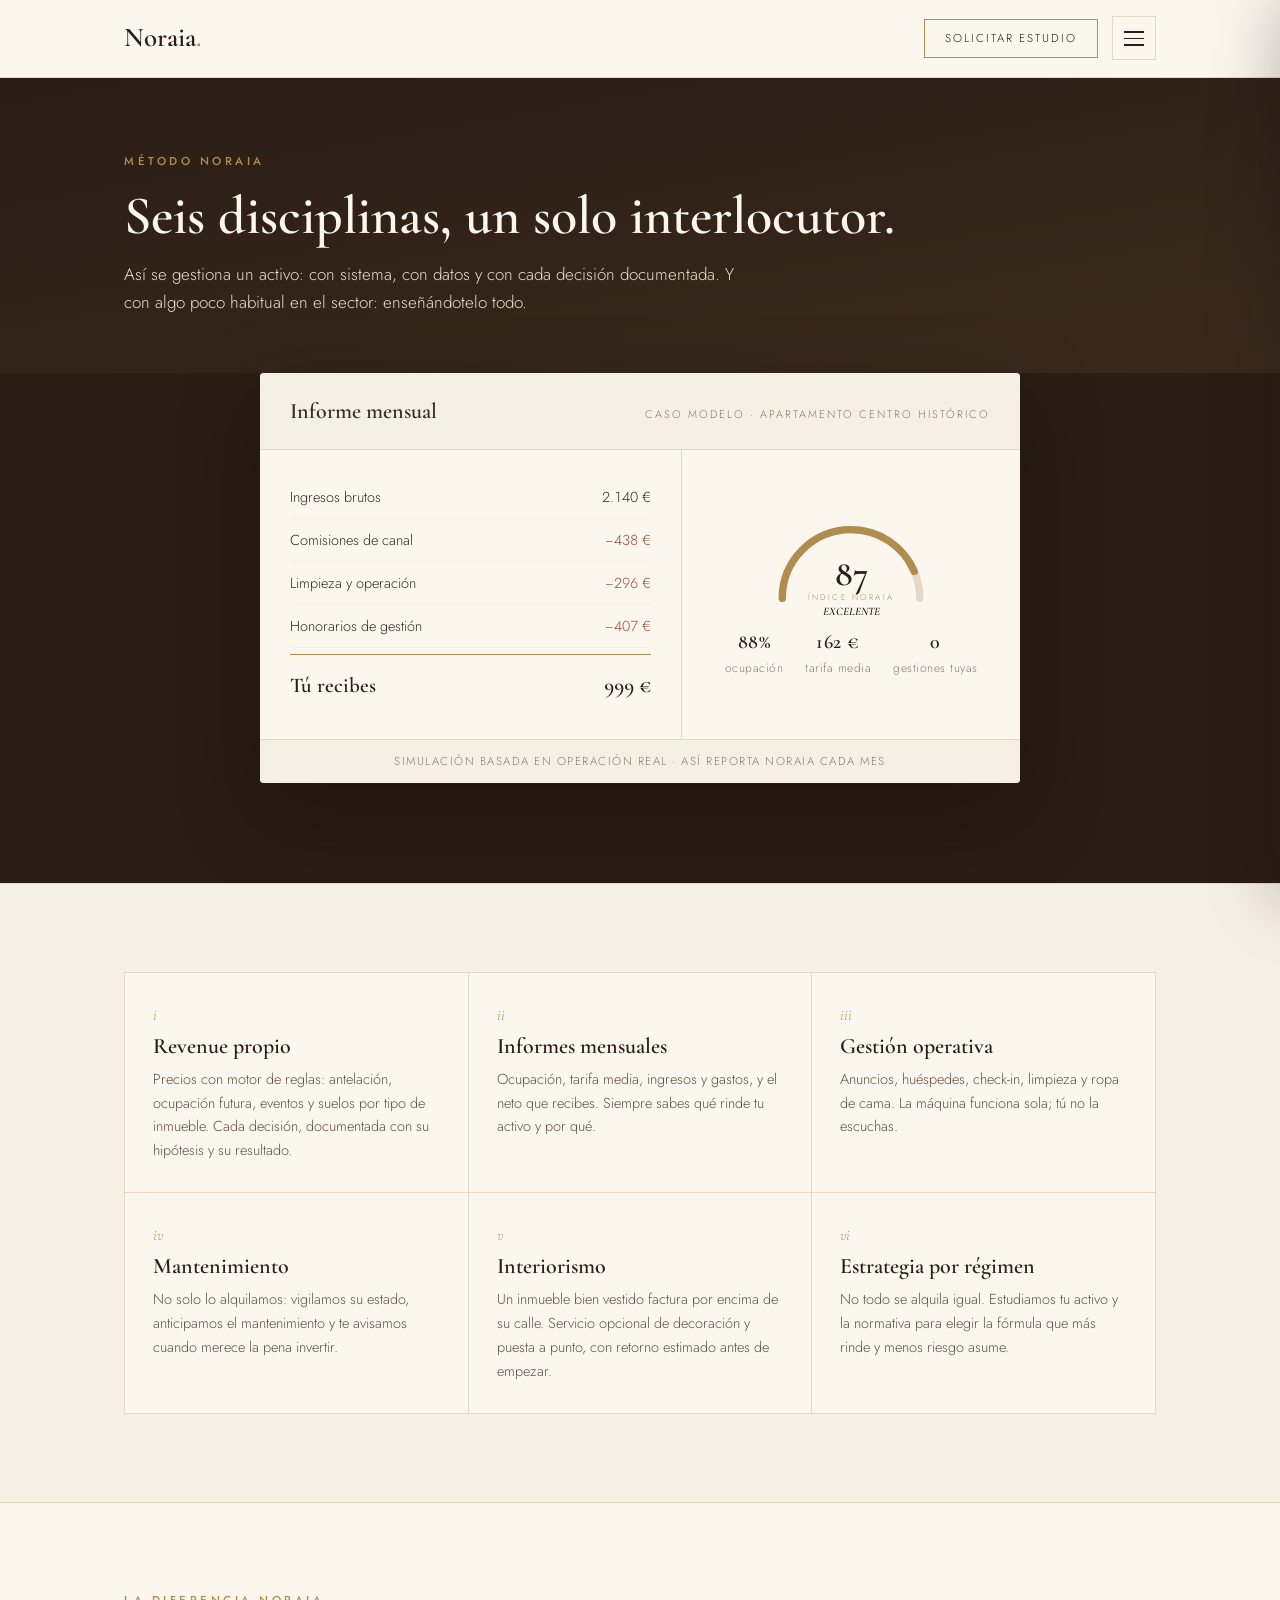
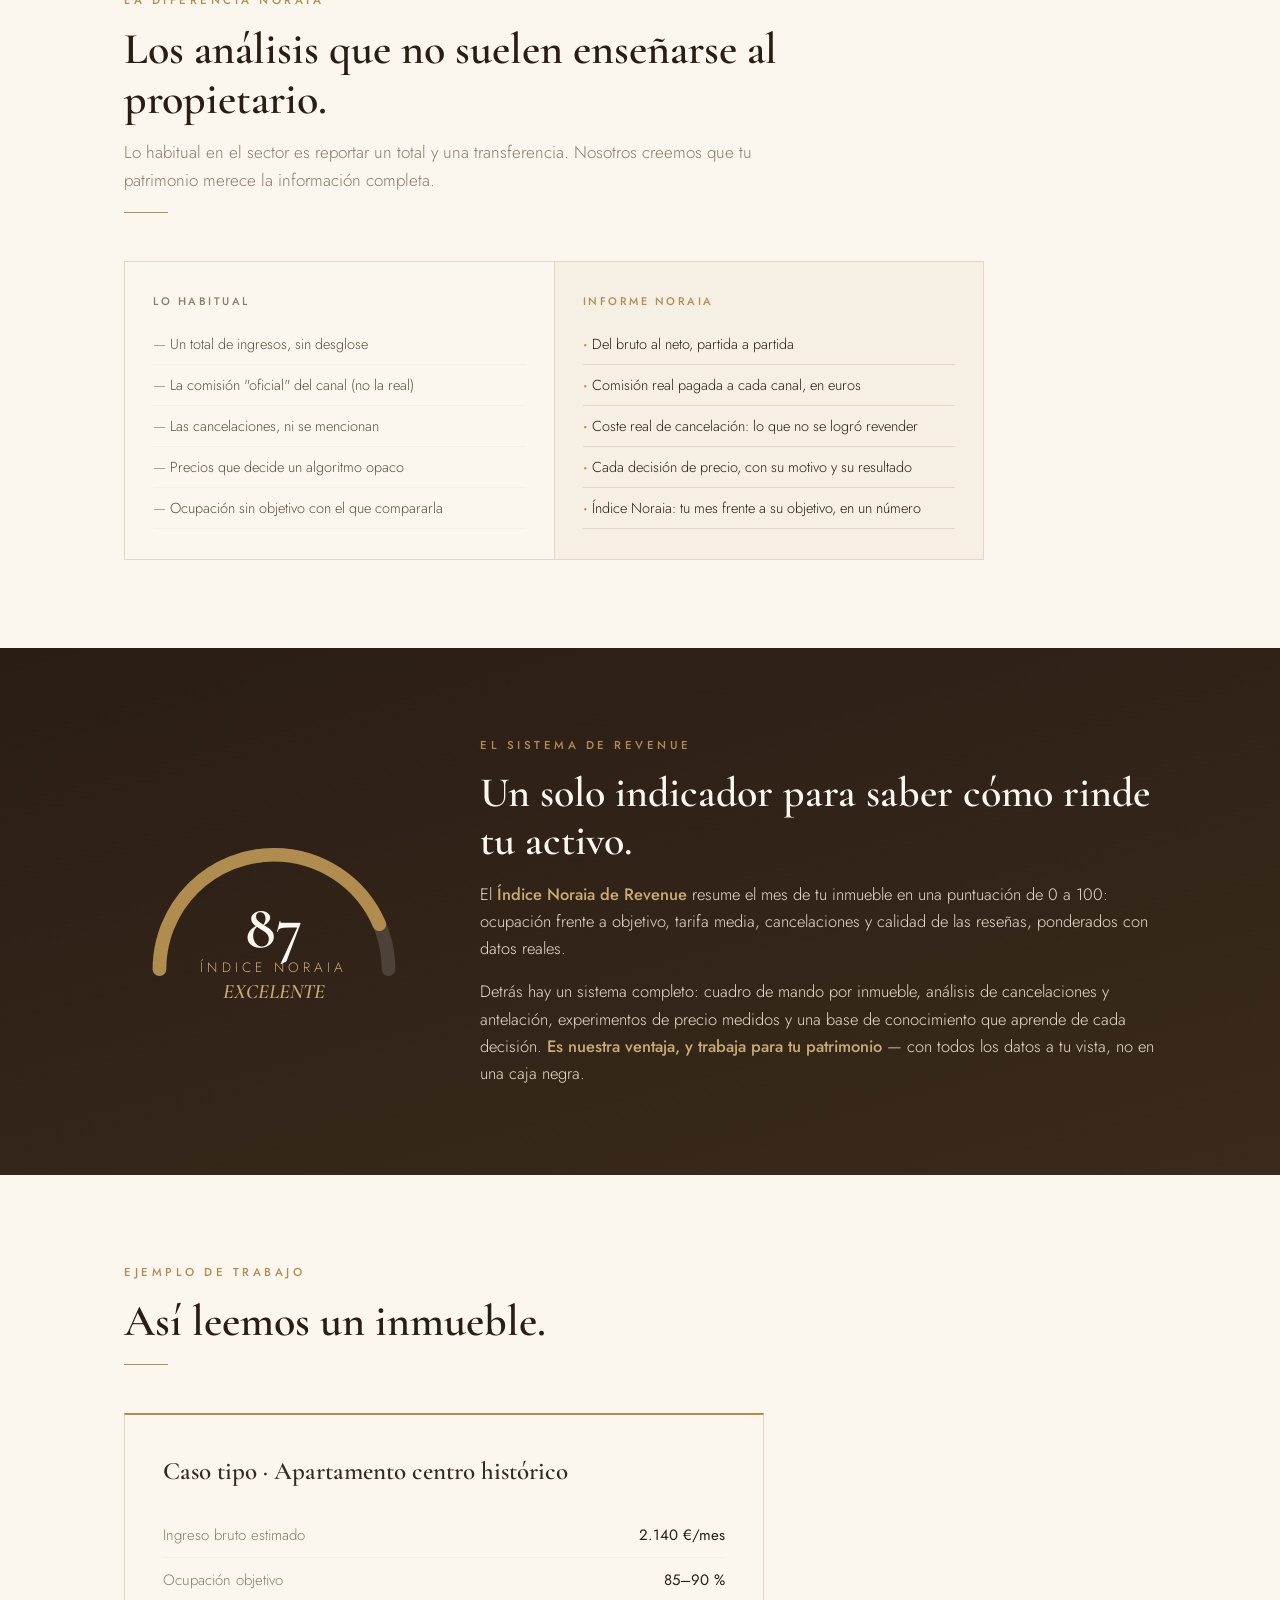
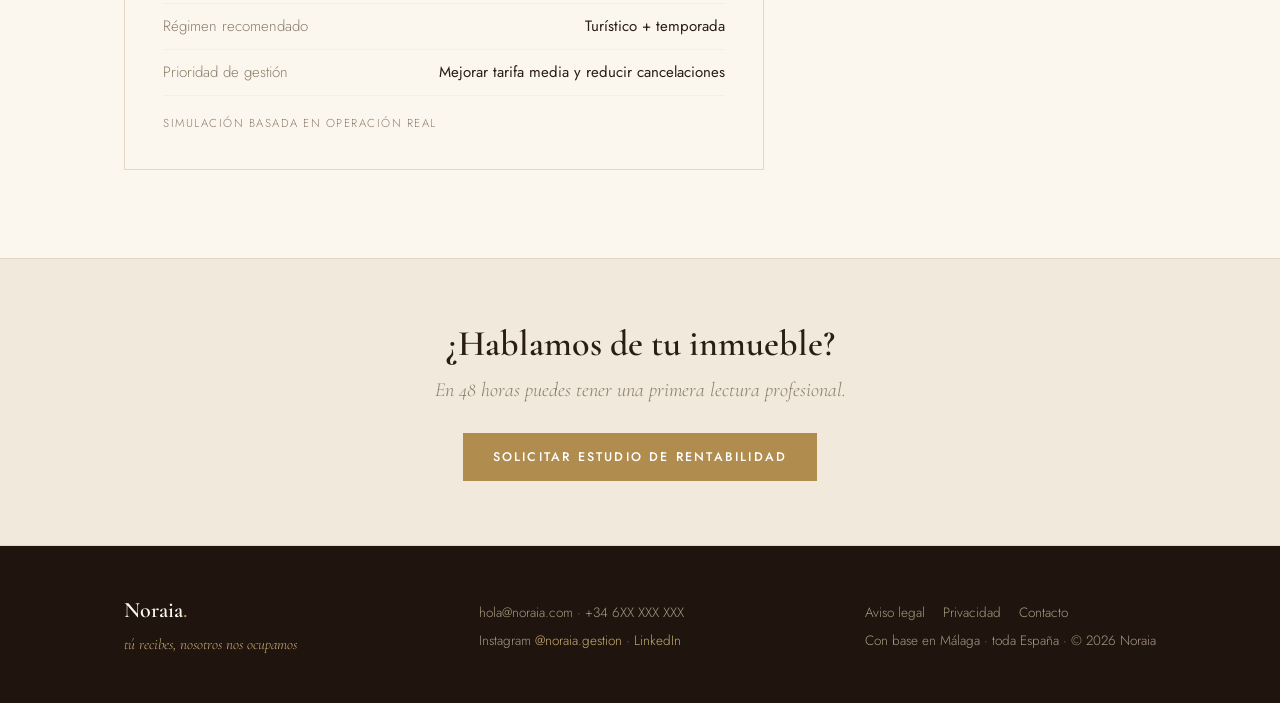
<file: metodo.html>
<!DOCTYPE html>
<html lang="es">
<head>
<meta charset="UTF-8">
<meta name="viewport" content="width=device-width, initial-scale=1.0">
<title>Método Noraia · Revenue, informes y gestión con sistema</title>
<meta name="description" content="El método Noraia: revenue propio, informes mensuales, gestión operativa, mantenimiento, interiorismo y estrategia por régimen.">
<link rel="icon" href="data:image/svg+xml,%3Csvg xmlns='http://www.w3.org/2000/svg' viewBox='0 0 64 64'%3E%3Crect width='64' height='64' fill='%232a1d14'/%3E%3Ctext x='32' y='45' text-anchor='middle' font-family='Georgia,serif' font-size='40' font-weight='600' fill='%23b08d4f'%3EN%3C/text%3E%3C/svg%3E">
<meta property="og:title" content="Método Noraia · Revenue, informes y gestión con sistema">
<meta property="og:description" content="El método Noraia: revenue propio, informes mensuales, gestión operativa, mantenimiento, interiorismo y estrategia por régimen.">
<meta property="og:type" content="website">
<meta property="og:site_name" content="Noraia">
<meta property="og:locale" content="es_ES">
<link rel="preconnect" href="https://fonts.googleapis.com">
<link href="https://fonts.googleapis.com/css2?family=Cormorant+Garamond:ital,wght@0,500;0,600;0,700;1,500;1,600&family=Jost:wght@300;400;500;600&display=swap" rel="stylesheet">
<link rel="stylesheet" href="styles.css">
</head>
<body>
<nav>
  <div class="nav-in">
    <a class="logo" href="index.html">Noraia<span>.</span></a>
    <div class="nav-right">
      <a class="nav-cta" href="contacto.html">Solicitar estudio</a>
      <button class="burger" aria-label="Abrir el índice" aria-expanded="false" onclick="toggleMenu()"><span></span><span></span><span></span></button>
    </div>
  </div>
  <div class="menu-backdrop" onclick="toggleMenu()"></div>
  <aside class="menu-panel" role="dialog" aria-label="Índice de la web">
    <div class="menu-top">
      <span class="t">Índice</span>
      <button class="menu-cerrar" aria-label="Cerrar" onclick="toggleMenu()">✕</button>
    </div>
    <div class="menu-list">
      <a href="index.html"><span class="n">01</span> Inicio</a>
      <a href="metodo.html" class="activa"><span class="n">02</span> Método</a>
      <a href="planes.html"><span class="n">03</span> Planes</a>
      <a href="interiorismo.html"><span class="n">04</span> Interiorismo</a>
      <a href="nosotros.html"><span class="n">05</span> Nosotros</a>
      <a href="contacto.html"><span class="n">06</span> Contacto</a>
    </div>
    <div class="menu-pie">
      hola@noraia.com<br>+34 6XX XXX XXX<br>
      <a href="legal.html">Aviso legal</a> · <a href="privacidad.html">Privacidad</a>
    </div>
  </aside>
</nav>
<div class="page-hero"><div class="wrap">
  <div class="eyebrow">Método Noraia</div>
  <h1>Seis disciplinas, un solo interlocutor.</h1>
  <p>Así se gestiona un activo: con sistema, con datos y con cada decisión documentada. Y con algo poco habitual en el sector: enseñándotelo todo.</p>
</div></div>
<div class="informe-band">
  <div class="wrap">
    <div class="informe reveal" role="img" aria-label="Ejemplo de informe mensual Noraia">
      <div class="inf-head">
        <div class="t">Informe mensual</div>
        <div class="m">Caso modelo · Apartamento centro histórico</div>
      </div>
      <div class="inf-body">
        <div class="inf-cascada">
          <div class="inf-row"><span>Ingresos brutos</span><span>2.140 €</span></div>
          <div class="inf-row neg"><span>Comisiones de canal</span><span>−438 €</span></div>
          <div class="inf-row neg"><span>Limpieza y operación</span><span>−296 €</span></div>
          <div class="inf-row neg"><span>Honorarios de gestión</span><span>−407 €</span></div>
          <div class="inf-row total"><span>Tú recibes</span><span>999 €</span></div>
        </div>
        <div class="inf-inr">
          <svg viewBox="0 0 220 132" style="width:180px" aria-hidden="true">
            <path d="M 26 108 A 84 84 0 0 1 194 108" fill="none" stroke="var(--gold-pale)" stroke-width="9" stroke-linecap="round"/>
            <path id="arco-mini" d="M 26 108 A 84 84 0 0 1 194 108" fill="none" stroke="var(--gold)" stroke-width="9" stroke-linecap="round" stroke-dasharray="264" stroke-dashoffset="264"/>
            <text x="110" y="92" text-anchor="middle" fill="var(--espresso)" font-size="44" font-family="'Cormorant Garamond',serif" font-weight="600">87</text>
            <text x="110" y="110" text-anchor="middle" fill="var(--gold)" font-size="10" font-family="Jost" letter-spacing="3">ÍNDICE NORAIA</text>
            <text x="110" y="128" text-anchor="middle" fill="var(--espresso)" font-size="14" font-family="'Cormorant Garamond',serif" font-style="italic" font-weight="600">EXCELENTE</text>
          </svg>
          <div class="inf-kpis">
            <div><b>88%</b>ocupación</div>
            <div><b>162 €</b>tarifa media</div>
            <div><b>0</b>gestiones tuyas</div>
          </div>
        </div>
      </div>
      <div class="inf-foot">Simulación basada en operación real · así reporta Noraia cada mes</div>
    </div>
  </div>
</div>
<section class="metodo-band">
  <div class="wrap">
    
    <div class="metodo reveal">
      <div class="met"><div class="num">i</div><h3>Revenue propio</h3><p>Precios con motor de reglas: antelación, ocupación futura, eventos y suelos por tipo de inmueble. Cada decisión, documentada con su hipótesis y su resultado.</p></div>
      <div class="met"><div class="num">ii</div><h3>Informes mensuales</h3><p>Ocupación, tarifa media, ingresos y gastos, y el neto que recibes. Siempre sabes qué rinde tu activo y por qué.</p></div>
      <div class="met"><div class="num">iii</div><h3>Gestión operativa</h3><p>Anuncios, huéspedes, check-in, limpieza y ropa de cama. La máquina funciona sola; tú no la escuchas.</p></div>
      <div class="met"><div class="num">iv</div><h3>Mantenimiento</h3><p>No solo lo alquilamos: vigilamos su estado, anticipamos el mantenimiento y te avisamos cuando merece la pena invertir.</p></div>
      <div class="met"><div class="num">v</div><h3>Interiorismo</h3><p>Un inmueble bien vestido factura por encima de su calle. Servicio opcional de decoración y puesta a punto, con retorno estimado antes de empezar.</p></div>
      <div class="met"><div class="num">vi</div><h3>Estrategia por régimen</h3><p>No todo se alquila igual. Estudiamos tu activo y la normativa para elegir la fórmula que más rinde y menos riesgo asume.</p></div>
    </div>
  </div>
</section>
<section>
  <div class="wrap">
    <div class="sec-head reveal">
      <div class="eyebrow">La diferencia Noraia</div>
      <h2>Los análisis que no suelen enseñarse al propietario.</h2>
      <p>Lo habitual en el sector es reportar un total y una transferencia. Nosotros creemos que tu patrimonio merece la información completa.</p>
      <div class="rule"></div>
    </div>
    <div class="transp reveal">
      <div class="malo">
        <div class="lado-t">Lo habitual</div>
        <ul>
          <li>Un total de ingresos, sin desglose</li>
          <li>La comisión "oficial" del canal (no la real)</li>
          <li>Las cancelaciones, ni se mencionan</li>
          <li>Precios que decide un algoritmo opaco</li>
          <li>Ocupación sin objetivo con el que compararla</li>
        </ul>
      </div>
      <div class="bueno">
        <div class="lado-t">Informe Noraia</div>
        <ul>
          <li>Del bruto al neto, partida a partida</li>
          <li>Comisión real pagada a cada canal, en euros</li>
          <li>Coste real de cancelación: lo que no se logró revender</li>
          <li>Cada decisión de precio, con su motivo y su resultado</li>
          <li>Índice Noraia: tu mes frente a su objetivo, en un número</li>
        </ul>
      </div>
    </div>
  </div>
</section>

<section class="inr-band" id="inr">
  <div class="wrap">
    <div class="reveal">
      <svg viewBox="0 0 220 132" style="width:100%;max-width:300px;display:block;margin:0 auto" role="img" aria-label="Índice Noraia de Revenue: 87 sobre 100, excelente">
        <path d="M 26 108 A 84 84 0 0 1 194 108" fill="none" stroke="rgba(251,247,239,.14)" stroke-width="10" stroke-linecap="round"/>
        <path id="arco" d="M 26 108 A 84 84 0 0 1 194 108" fill="none" stroke="var(--gold)" stroke-width="10" stroke-linecap="round" stroke-dasharray="264" stroke-dashoffset="264"/>
        <text x="110" y="92" text-anchor="middle" fill="#fbf7ef" font-size="46" font-family="'Cormorant Garamond',serif" font-weight="600">87</text>
        <text x="110" y="110" text-anchor="middle" fill="#c9ac74" font-size="10" font-family="Jost" letter-spacing="3">ÍNDICE NORAIA</text>
        <text x="110" y="129" text-anchor="middle" fill="#c9ac74" font-size="15" font-family="'Cormorant Garamond',serif" font-style="italic" font-weight="600">EXCELENTE</text>
      </svg>
    </div>
    <div class="reveal">
      <div class="eyebrow">El sistema de revenue</div>
      <h2>Un solo indicador para saber cómo rinde tu activo.</h2>
      <p>El <b>Índice Noraia de Revenue</b> resume el mes de tu inmueble en una puntuación de 0 a 100: ocupación frente a objetivo, tarifa media, cancelaciones y calidad de las reseñas, ponderados con datos reales.</p>
      <p>Detrás hay un sistema completo: cuadro de mando por inmueble, análisis de cancelaciones y antelación, experimentos de precio medidos y una base de conocimiento que aprende de cada decisión. <b>Es nuestra ventaja, y trabaja para tu patrimonio</b> — con todos los datos a tu vista, no en una caja negra.</p>
    </div>
  </div>
</section>
<section>
  <div class="wrap">
    <div class="sec-head reveal">
      <div class="eyebrow">Ejemplo de trabajo</div>
      <h2>Así leemos un inmueble.</h2>
      <div class="rule"></div>
    </div>
    <div class="caso reveal">
      <div class="t">Caso tipo · Apartamento centro histórico</div>
      <dl>
        <div class="fila"><dt>Ingreso bruto estimado</dt><dd>2.140 €/mes</dd></div>
        <div class="fila"><dt>Ocupación objetivo</dt><dd>85–90 %</dd></div>
        <div class="fila"><dt>Régimen recomendado</dt><dd>Turístico + temporada</dd></div>
        <div class="fila"><dt>Prioridad de gestión</dt><dd>Mejorar tarifa media y reducir cancelaciones</dd></div>
      </dl>
      <div class="nota">Simulación basada en operación real</div>
    </div>
  </div>
</section>
<div class="cta-band">
  <h2>¿Hablamos de tu inmueble?</h2>
  <p>En 48 horas puedes tener una primera lectura profesional.</p>
  <a class="btn btn-gold" href="contacto.html">Solicitar estudio de rentabilidad</a>
</div>
<footer>
  <div class="wrap" style="display:block">
    <div style="display:flex;justify-content:space-between;gap:24px;flex-wrap:wrap;align-items:baseline">
      <div>
        <div class="logo">Noraia<span style="color:var(--gold)">.</span></div>
        <div class="lema">tú recibes, nosotros nos ocupamos</div>
      </div>
      <div>
        <div>hola@noraia.com · +34 6XX XXX XXX</div>
        <div style="margin-top:6px">Instagram <a href="https://instagram.com/noraia.gestion" style="color:var(--gold-soft)">@noraia.gestion</a> · <a href="https://linkedin.com" style="color:var(--gold-soft)">LinkedIn</a></div>
      </div>
      <div style="text-align:right">
        <div class="flinks"><a href="legal.html">Aviso legal</a><a href="privacidad.html">Privacidad</a><a href="contacto.html">Contacto</a></div>
        <div style="margin-top:6px">Con base en Málaga · toda España · © 2026 Noraia</div>
      </div>
    </div>
  </div>
</footer>
<script>
  const io = new IntersectionObserver((es)=>es.forEach(e=>{if(e.isIntersecting){e.target.classList.add('on');io.unobserve(e.target)}}),{threshold:.12});
  document.querySelectorAll('.reveal').forEach(el=>io.observe(el));
  const dibujar=(id,frac)=>{const a=document.getElementById(id);if(!a)return;
    if(matchMedia('(prefers-reduced-motion: reduce)').matches){a.style.strokeDashoffset=264*(1-frac);return}
    const o=new IntersectionObserver((es)=>{if(es[0].isIntersecting){a.style.transition='stroke-dashoffset 1.5s ease';a.style.strokeDashoffset=264*(1-frac);o.disconnect()}},{threshold:.4});
    o.observe(a)};
  dibujar('arco',.87);dibujar('arco-mini',.87);
</script>
<script>
  function toggleMenu(){
    const abierto = document.body.classList.toggle('menu-abierto');
    document.querySelector('.burger').setAttribute('aria-expanded', abierto);
  }
  document.querySelectorAll('.menu-list a, .menu-pie a').forEach(a=>a.addEventListener('click',()=>document.body.classList.remove('menu-abierto')));
  document.addEventListener('keydown',e=>{if(e.key==='Escape')document.body.classList.remove('menu-abierto')});
</script>
</body>
</html>
</file>
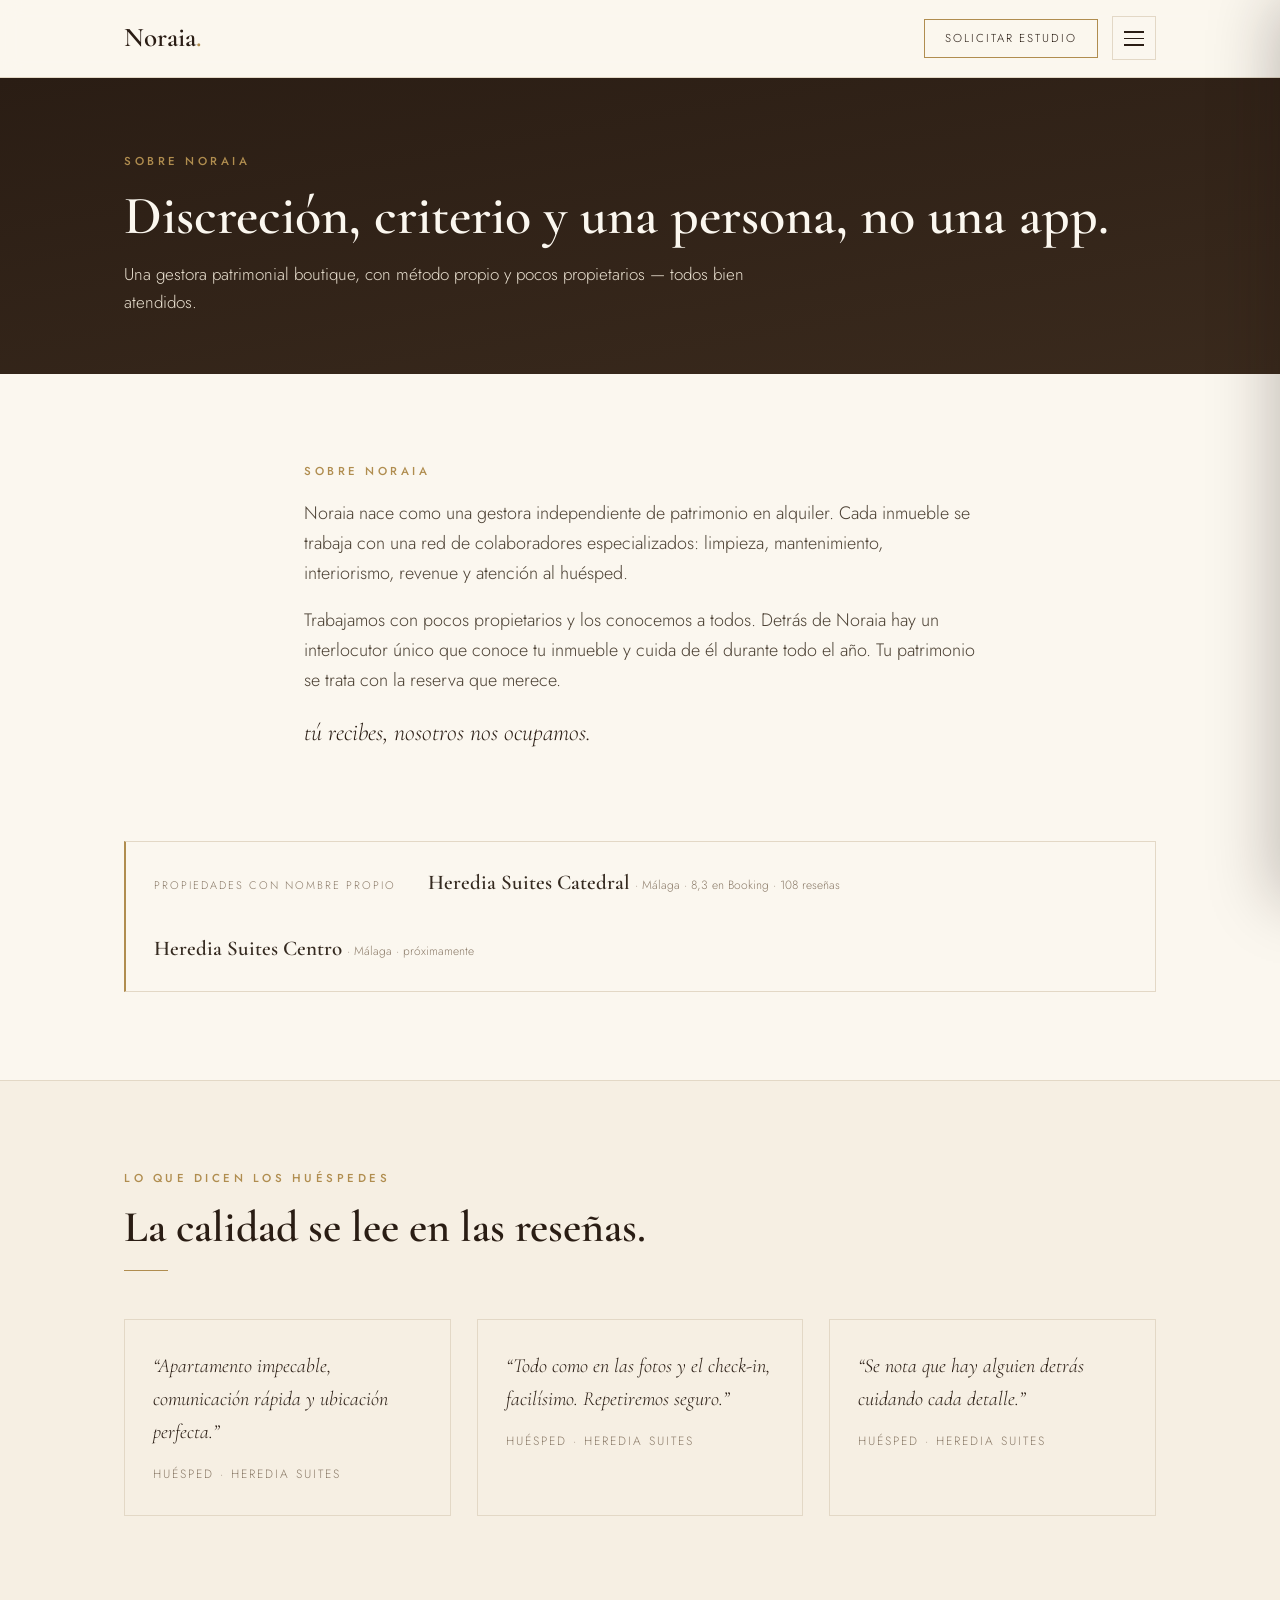
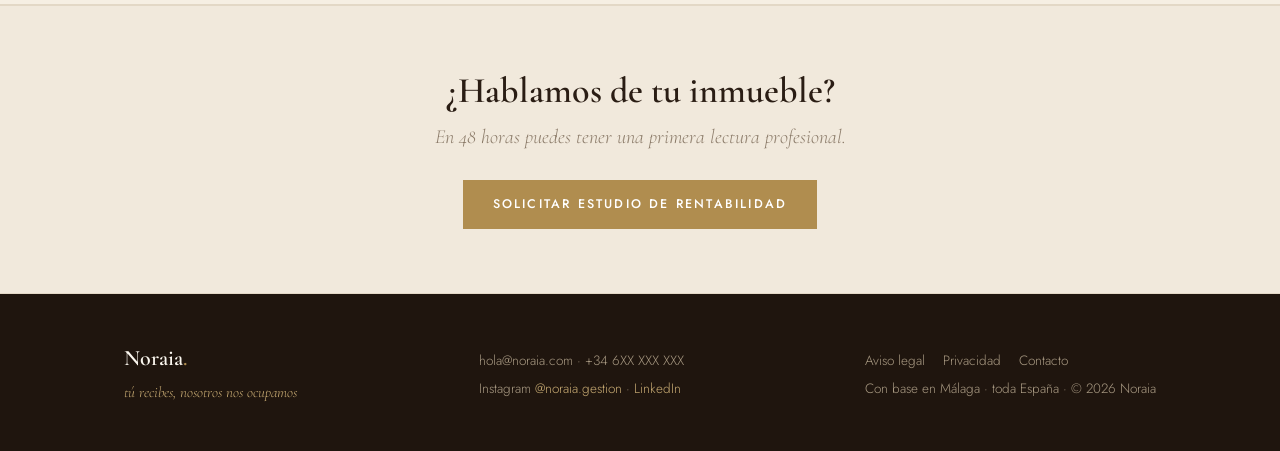
<file: nosotros.html>
<!DOCTYPE html>
<html lang="es">
<head>
<meta charset="UTF-8">
<meta name="viewport" content="width=device-width, initial-scale=1.0">
<title>Sobre Noraia · Gestora patrimonial boutique</title>
<meta name="description" content="Noraia es una gestora independiente de patrimonio en alquiler con red de colaboradores especializados y un interlocutor único.">
<link rel="icon" href="data:image/svg+xml,%3Csvg xmlns='http://www.w3.org/2000/svg' viewBox='0 0 64 64'%3E%3Crect width='64' height='64' fill='%232a1d14'/%3E%3Ctext x='32' y='45' text-anchor='middle' font-family='Georgia,serif' font-size='40' font-weight='600' fill='%23b08d4f'%3EN%3C/text%3E%3C/svg%3E">
<meta property="og:title" content="Sobre Noraia · Gestora patrimonial boutique">
<meta property="og:description" content="Noraia es una gestora independiente de patrimonio en alquiler con red de colaboradores especializados y un interlocutor único.">
<meta property="og:type" content="website">
<meta property="og:site_name" content="Noraia">
<meta property="og:locale" content="es_ES">
<link rel="preconnect" href="https://fonts.googleapis.com">
<link href="https://fonts.googleapis.com/css2?family=Cormorant+Garamond:ital,wght@0,500;0,600;0,700;1,500;1,600&family=Jost:wght@300;400;500;600&display=swap" rel="stylesheet">
<link rel="stylesheet" href="styles.css">
</head>
<body>
<nav>
  <div class="nav-in">
    <a class="logo" href="index.html">Noraia<span>.</span></a>
    <div class="nav-right">
      <a class="nav-cta" href="contacto.html">Solicitar estudio</a>
      <button class="burger" aria-label="Abrir el índice" aria-expanded="false" onclick="toggleMenu()"><span></span><span></span><span></span></button>
    </div>
  </div>
  <div class="menu-backdrop" onclick="toggleMenu()"></div>
  <aside class="menu-panel" role="dialog" aria-label="Índice de la web">
    <div class="menu-top">
      <span class="t">Índice</span>
      <button class="menu-cerrar" aria-label="Cerrar" onclick="toggleMenu()">✕</button>
    </div>
    <div class="menu-list">
      <a href="index.html"><span class="n">01</span> Inicio</a>
      <a href="metodo.html"><span class="n">02</span> Método</a>
      <a href="planes.html"><span class="n">03</span> Planes</a>
      <a href="interiorismo.html"><span class="n">04</span> Interiorismo</a>
      <a href="nosotros.html" class="activa"><span class="n">05</span> Nosotros</a>
      <a href="contacto.html"><span class="n">06</span> Contacto</a>
    </div>
    <div class="menu-pie">
      hola@noraia.com<br>+34 6XX XXX XXX<br>
      <a href="legal.html">Aviso legal</a> · <a href="privacidad.html">Privacidad</a>
    </div>
  </aside>
</nav>
<div class="page-hero"><div class="wrap">
  <div class="eyebrow">Sobre Noraia</div>
  <h1>Discreción, criterio y una persona, no una app.</h1>
  <p>Una gestora patrimonial boutique, con método propio y pocos propietarios — todos bien atendidos.</p>
</div></div>
<section id="sobre">
  <div class="wrap sobre">
    <div class="eyebrow reveal">Sobre Noraia</div>
    
    <p class="reveal">Noraia nace como una gestora independiente de patrimonio en alquiler. Cada inmueble se trabaja con una red de colaboradores especializados: limpieza, mantenimiento, interiorismo, revenue y atención al huésped.</p>
    <p class="reveal">Trabajamos con pocos propietarios y los conocemos a todos. Detrás de Noraia hay un interlocutor único que conoce tu inmueble y cuida de él durante todo el año. Tu patrimonio se trata con la reserva que merece.</p>
    <p class="lema reveal">tú recibes, nosotros nos ocupamos.</p>
  </div>
</section>
<section style="padding-top:0">
  <div class="wrap">
    <div class="reveal" style="border:1px solid var(--line);border-left:2px solid var(--gold);background:var(--paper);padding:24px 28px;display:flex;gap:32px;flex-wrap:wrap;align-items:baseline">
      <div style="font-size:11px;letter-spacing:2px;text-transform:uppercase;color:var(--muted)">Propiedades con nombre propio</div>
      <div style="font-family:'Cormorant Garamond',serif;font-size:21px;font-weight:600">Heredia Suites Catedral <span style="font-family:Jost;font-size:12px;color:var(--muted);font-weight:300">· Málaga · 8,3 en Booking · 108 reseñas</span></div>
      <div style="font-family:'Cormorant Garamond',serif;font-size:21px;font-weight:600">Heredia Suites Centro <span style="font-family:Jost;font-size:12px;color:var(--muted);font-weight:300">· Málaga · próximamente</span></div>
    </div>
  </div>
</section>
<section class="metodo-band">
  <div class="wrap">
    <div class="sec-head reveal">
      <div class="eyebrow">Lo que dicen los huéspedes</div>
      <h2>La calidad se lee en las reseñas.</h2>
      <div class="rule"></div>
    </div>
    <div class="testis">
      <div class="testi reveal"><q>Apartamento impecable, comunicación rápida y ubicación perfecta.</q><div class="quien">Huésped · Heredia Suites</div></div>
      <div class="testi reveal"><q>Todo como en las fotos y el check-in, facilísimo. Repetiremos seguro.</q><div class="quien">Huésped · Heredia Suites</div></div>
      <div class="testi reveal"><q>Se nota que hay alguien detrás cuidando cada detalle.</q><div class="quien">Huésped · Heredia Suites</div></div>
    </div>
  </div>
</section>
<div class="cta-band">
  <h2>¿Hablamos de tu inmueble?</h2>
  <p>En 48 horas puedes tener una primera lectura profesional.</p>
  <a class="btn btn-gold" href="contacto.html">Solicitar estudio de rentabilidad</a>
</div>
<footer>
  <div class="wrap" style="display:block">
    <div style="display:flex;justify-content:space-between;gap:24px;flex-wrap:wrap;align-items:baseline">
      <div>
        <div class="logo">Noraia<span style="color:var(--gold)">.</span></div>
        <div class="lema">tú recibes, nosotros nos ocupamos</div>
      </div>
      <div>
        <div>hola@noraia.com · +34 6XX XXX XXX</div>
        <div style="margin-top:6px">Instagram <a href="https://instagram.com/noraia.gestion" style="color:var(--gold-soft)">@noraia.gestion</a> · <a href="https://linkedin.com" style="color:var(--gold-soft)">LinkedIn</a></div>
      </div>
      <div style="text-align:right">
        <div class="flinks"><a href="legal.html">Aviso legal</a><a href="privacidad.html">Privacidad</a><a href="contacto.html">Contacto</a></div>
        <div style="margin-top:6px">Con base en Málaga · toda España · © 2026 Noraia</div>
      </div>
    </div>
  </div>
</footer>
<script>
  const io = new IntersectionObserver((es)=>es.forEach(e=>{if(e.isIntersecting){e.target.classList.add('on');io.unobserve(e.target)}}),{threshold:.12});
  document.querySelectorAll('.reveal').forEach(el=>io.observe(el));
  const dibujar=(id,frac)=>{const a=document.getElementById(id);if(!a)return;
    if(matchMedia('(prefers-reduced-motion: reduce)').matches){a.style.strokeDashoffset=264*(1-frac);return}
    const o=new IntersectionObserver((es)=>{if(es[0].isIntersecting){a.style.transition='stroke-dashoffset 1.5s ease';a.style.strokeDashoffset=264*(1-frac);o.disconnect()}},{threshold:.4});
    o.observe(a)};
  dibujar('arco',.87);dibujar('arco-mini',.87);
</script>
<script>
  function toggleMenu(){
    const abierto = document.body.classList.toggle('menu-abierto');
    document.querySelector('.burger').setAttribute('aria-expanded', abierto);
  }
  document.querySelectorAll('.menu-list a, .menu-pie a').forEach(a=>a.addEventListener('click',()=>document.body.classList.remove('menu-abierto')));
  document.addEventListener('keydown',e=>{if(e.key==='Escape')document.body.classList.remove('menu-abierto')});
</script>
</body>
</html>
</file>
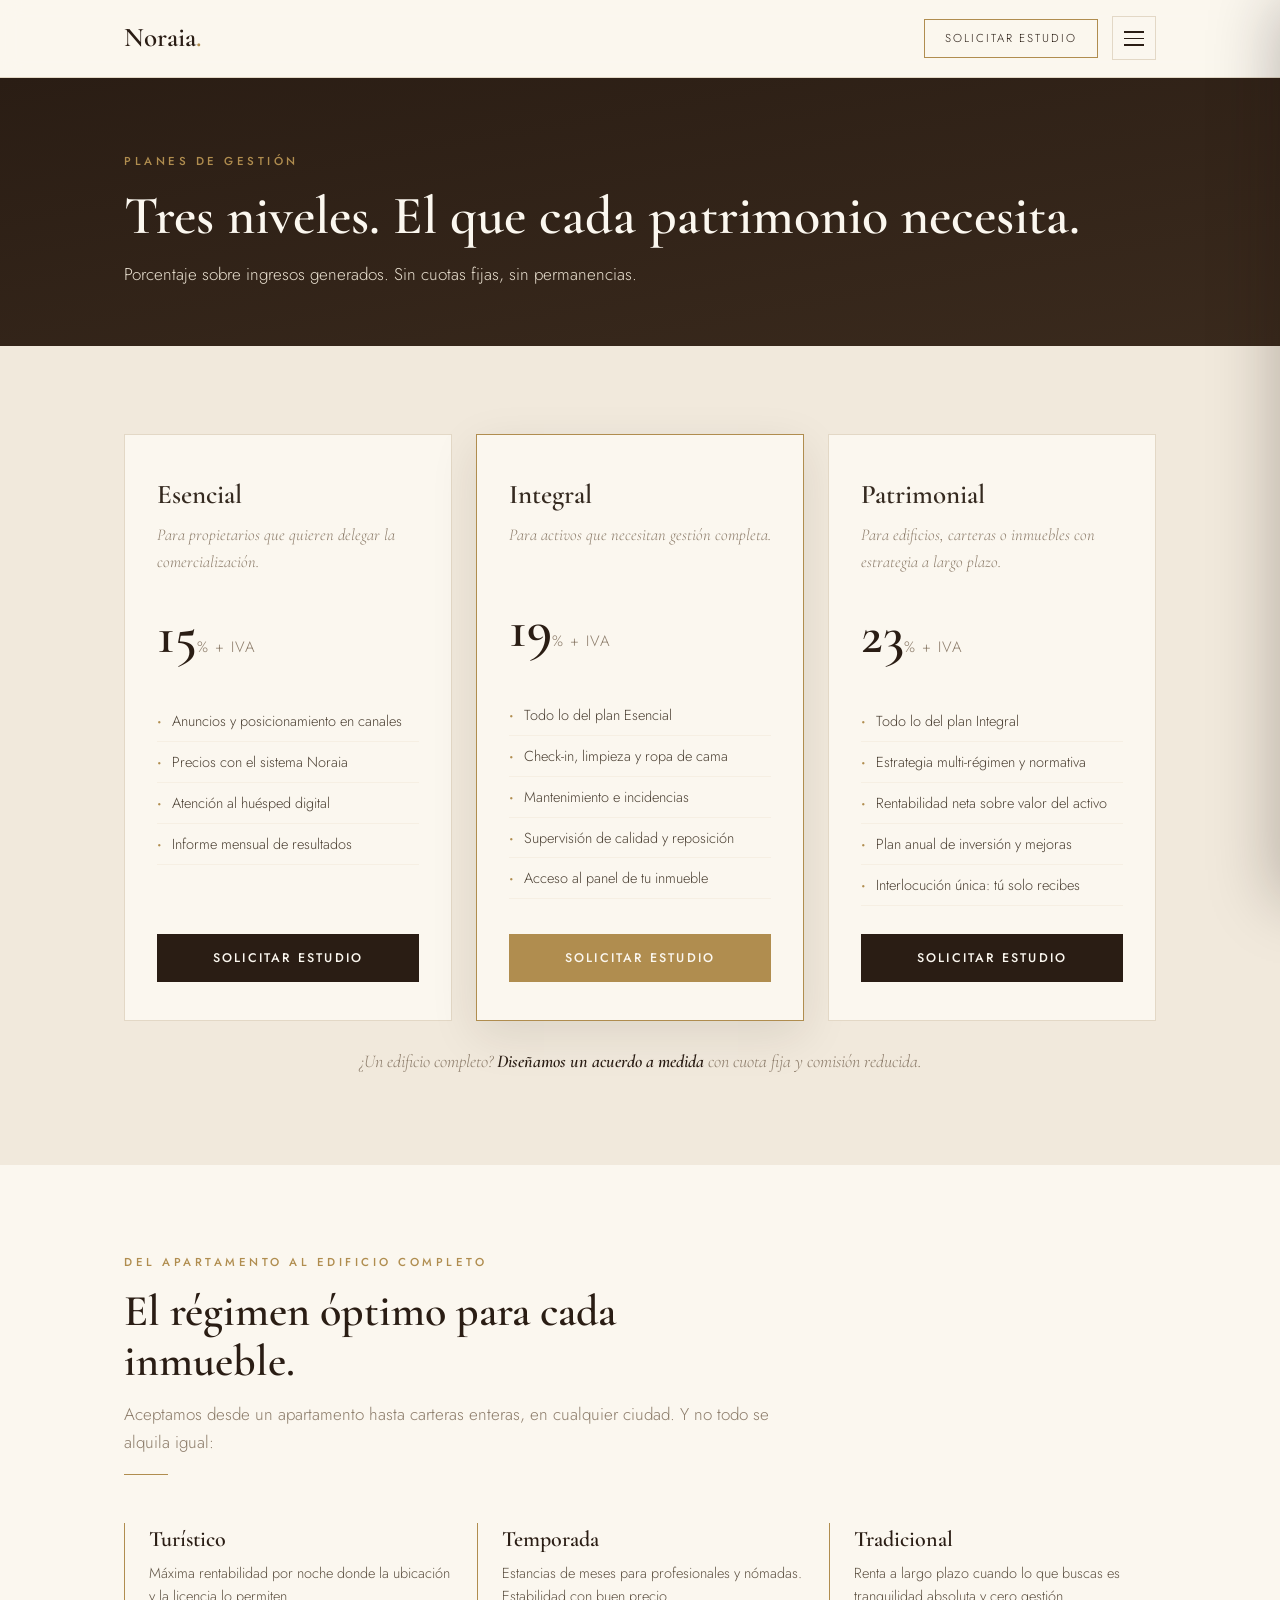
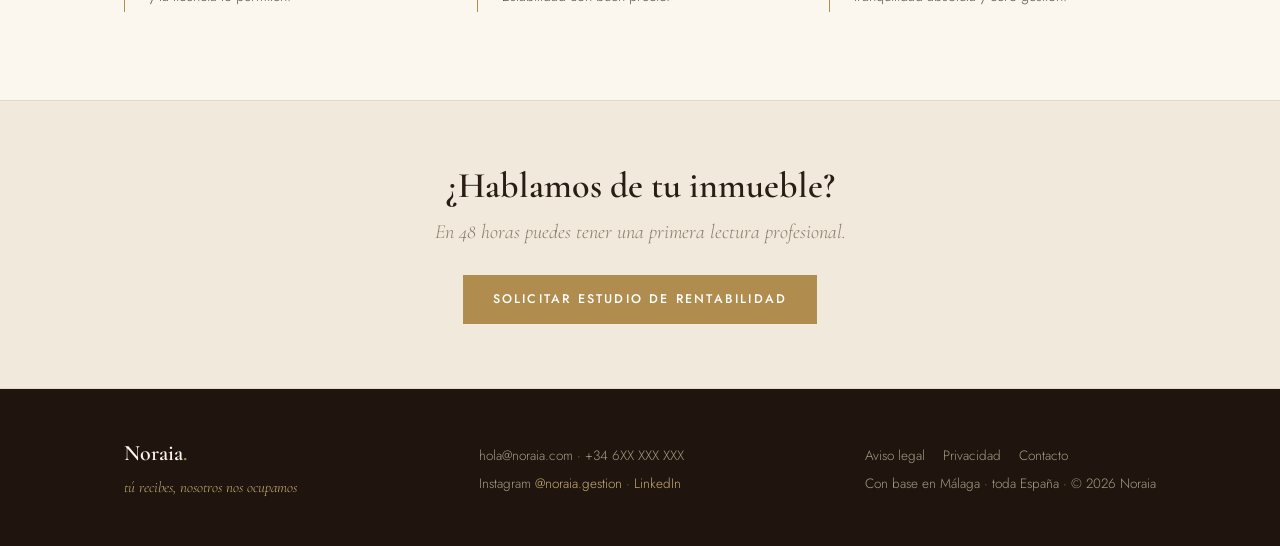
<file: planes.html>
<!DOCTYPE html>
<html lang="es">
<head>
<meta charset="UTF-8">
<meta name="viewport" content="width=device-width, initial-scale=1.0">
<title>Planes Noraia · Esencial, Integral y Patrimonial</title>
<meta name="description" content="Tres planes de gestión de alquiler: Esencial 15%, Integral 19% y Patrimonial 23%. Acuerdos a medida para edificios completos.">
<link rel="icon" href="data:image/svg+xml,%3Csvg xmlns='http://www.w3.org/2000/svg' viewBox='0 0 64 64'%3E%3Crect width='64' height='64' fill='%232a1d14'/%3E%3Ctext x='32' y='45' text-anchor='middle' font-family='Georgia,serif' font-size='40' font-weight='600' fill='%23b08d4f'%3EN%3C/text%3E%3C/svg%3E">
<meta property="og:title" content="Planes Noraia · Esencial, Integral y Patrimonial">
<meta property="og:description" content="Tres planes de gestión de alquiler: Esencial 15%, Integral 19% y Patrimonial 23%. Acuerdos a medida para edificios completos.">
<meta property="og:type" content="website">
<meta property="og:site_name" content="Noraia">
<meta property="og:locale" content="es_ES">
<link rel="preconnect" href="https://fonts.googleapis.com">
<link href="https://fonts.googleapis.com/css2?family=Cormorant+Garamond:ital,wght@0,500;0,600;0,700;1,500;1,600&family=Jost:wght@300;400;500;600&display=swap" rel="stylesheet">
<link rel="stylesheet" href="styles.css">
</head>
<body>
<nav>
  <div class="nav-in">
    <a class="logo" href="index.html">Noraia<span>.</span></a>
    <div class="nav-right">
      <a class="nav-cta" href="contacto.html">Solicitar estudio</a>
      <button class="burger" aria-label="Abrir el índice" aria-expanded="false" onclick="toggleMenu()"><span></span><span></span><span></span></button>
    </div>
  </div>
  <div class="menu-backdrop" onclick="toggleMenu()"></div>
  <aside class="menu-panel" role="dialog" aria-label="Índice de la web">
    <div class="menu-top">
      <span class="t">Índice</span>
      <button class="menu-cerrar" aria-label="Cerrar" onclick="toggleMenu()">✕</button>
    </div>
    <div class="menu-list">
      <a href="index.html"><span class="n">01</span> Inicio</a>
      <a href="metodo.html"><span class="n">02</span> Método</a>
      <a href="planes.html" class="activa"><span class="n">03</span> Planes</a>
      <a href="interiorismo.html"><span class="n">04</span> Interiorismo</a>
      <a href="nosotros.html"><span class="n">05</span> Nosotros</a>
      <a href="contacto.html"><span class="n">06</span> Contacto</a>
    </div>
    <div class="menu-pie">
      hola@noraia.com<br>+34 6XX XXX XXX<br>
      <a href="legal.html">Aviso legal</a> · <a href="privacidad.html">Privacidad</a>
    </div>
  </aside>
</nav>
<div class="page-hero"><div class="wrap">
  <div class="eyebrow">Planes de gestión</div>
  <h1>Tres niveles. El que cada patrimonio necesita.</h1>
  <p>Porcentaje sobre ingresos generados. Sin cuotas fijas, sin permanencias.</p>
</div></div>
<section class="planes-band" id="planes">
  <div class="wrap">
    <div class="plan-grid">
      <div class="plan reveal">
        <div class="nombre">Esencial</div>
        <div class="para">Para propietarios que quieren delegar la comercialización.</div>
        <div class="pct">15<small>% + IVA</small></div>
        <ul>
          <li>Anuncios y posicionamiento en canales</li>
          <li>Precios con el sistema Noraia</li>
          <li>Atención al huésped digital</li>
          <li>Informe mensual de resultados</li>
        </ul>
        <a class="btn" href="contacto.html">Solicitar estudio</a>
      </div>
      <div class="plan destacado reveal">
        <div class="nombre">Integral</div>
        <div class="para">Para activos que necesitan gestión completa.</div>
        <div class="pct">19<small>% + IVA</small></div>
        <ul>
          <li>Todo lo del plan Esencial</li>
          <li>Check-in, limpieza y ropa de cama</li>
          <li>Mantenimiento e incidencias</li>
          <li>Supervisión de calidad y reposición</li>
          <li>Acceso al panel de tu inmueble</li>
        </ul>
        <a class="btn" href="contacto.html">Solicitar estudio</a>
      </div>
      <div class="plan reveal">
        <div class="nombre">Patrimonial</div>
        <div class="para">Para edificios, carteras o inmuebles con estrategia a largo plazo.</div>
        <div class="pct">23<small>% + IVA</small></div>
        <ul>
          <li>Todo lo del plan Integral</li>
          <li>Estrategia multi-régimen y normativa</li>
          <li>Rentabilidad neta sobre valor del activo</li>
          <li>Plan anual de inversión y mejoras</li>
          <li>Interlocución única: tú solo recibes</li>
        </ul>
        <a class="btn" href="contacto.html">Solicitar estudio</a>
      </div>
    </div>
    <div class="edificio-nota reveal">¿Un edificio completo? <b>Diseñamos un acuerdo a medida</b> con cuota fija y comisión reducida.</div>
  </div>
</section>
<section>
  <div class="wrap">
    <div class="sec-head reveal">
      <div class="eyebrow">Del apartamento al edificio completo</div>
      <h2>El régimen óptimo para cada inmueble.</h2>
      <p>Aceptamos desde un apartamento hasta carteras enteras, en cualquier ciudad. Y no todo se alquila igual:</p>
      <div class="rule"></div>
    </div>
    <div class="regs">
      <div class="reg reveal"><h3>Turístico</h3><p>Máxima rentabilidad por noche donde la ubicación y la licencia lo permiten.</p></div>
      <div class="reg reveal"><h3>Temporada</h3><p>Estancias de meses para profesionales y nómadas. Estabilidad con buen precio.</p></div>
      <div class="reg reveal"><h3>Tradicional</h3><p>Renta a largo plazo cuando lo que buscas es tranquilidad absoluta y cero gestión.</p></div>
    </div>
  </div>
</section>
<div class="cta-band">
  <h2>¿Hablamos de tu inmueble?</h2>
  <p>En 48 horas puedes tener una primera lectura profesional.</p>
  <a class="btn btn-gold" href="contacto.html">Solicitar estudio de rentabilidad</a>
</div>
<footer>
  <div class="wrap" style="display:block">
    <div style="display:flex;justify-content:space-between;gap:24px;flex-wrap:wrap;align-items:baseline">
      <div>
        <div class="logo">Noraia<span style="color:var(--gold)">.</span></div>
        <div class="lema">tú recibes, nosotros nos ocupamos</div>
      </div>
      <div>
        <div>hola@noraia.com · +34 6XX XXX XXX</div>
        <div style="margin-top:6px">Instagram <a href="https://instagram.com/noraia.gestion" style="color:var(--gold-soft)">@noraia.gestion</a> · <a href="https://linkedin.com" style="color:var(--gold-soft)">LinkedIn</a></div>
      </div>
      <div style="text-align:right">
        <div class="flinks"><a href="legal.html">Aviso legal</a><a href="privacidad.html">Privacidad</a><a href="contacto.html">Contacto</a></div>
        <div style="margin-top:6px">Con base en Málaga · toda España · © 2026 Noraia</div>
      </div>
    </div>
  </div>
</footer>
<script>
  const io = new IntersectionObserver((es)=>es.forEach(e=>{if(e.isIntersecting){e.target.classList.add('on');io.unobserve(e.target)}}),{threshold:.12});
  document.querySelectorAll('.reveal').forEach(el=>io.observe(el));
  const dibujar=(id,frac)=>{const a=document.getElementById(id);if(!a)return;
    if(matchMedia('(prefers-reduced-motion: reduce)').matches){a.style.strokeDashoffset=264*(1-frac);return}
    const o=new IntersectionObserver((es)=>{if(es[0].isIntersecting){a.style.transition='stroke-dashoffset 1.5s ease';a.style.strokeDashoffset=264*(1-frac);o.disconnect()}},{threshold:.4});
    o.observe(a)};
  dibujar('arco',.87);dibujar('arco-mini',.87);
</script>
<script>
  function toggleMenu(){
    const abierto = document.body.classList.toggle('menu-abierto');
    document.querySelector('.burger').setAttribute('aria-expanded', abierto);
  }
  document.querySelectorAll('.menu-list a, .menu-pie a').forEach(a=>a.addEventListener('click',()=>document.body.classList.remove('menu-abierto')));
  document.addEventListener('keydown',e=>{if(e.key==='Escape')document.body.classList.remove('menu-abierto')});
</script>
</body>
</html>
</file>
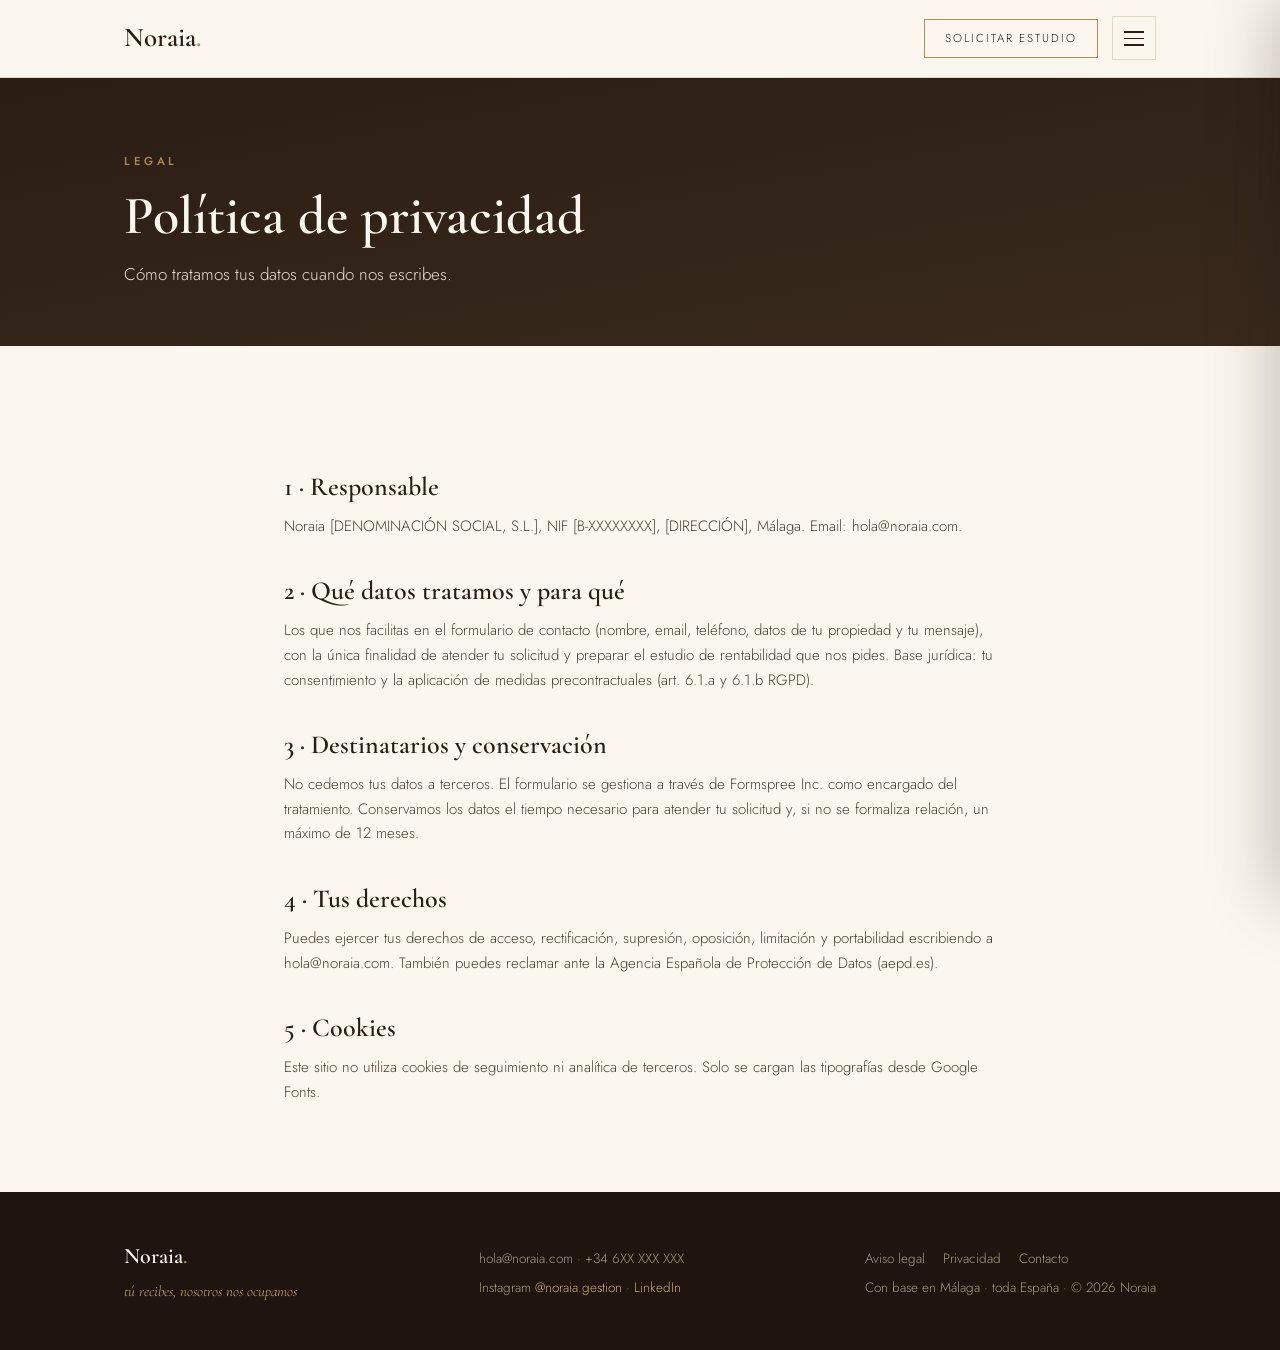
<file: privacidad.html>
<!DOCTYPE html>
<html lang="es">
<head>
<meta charset="UTF-8">
<meta name="viewport" content="width=device-width, initial-scale=1.0">
<title>Política de privacidad · Noraia</title>
<meta name="description" content="Política de privacidad del sitio web de Noraia (RGPD).">
<link rel="icon" href="data:image/svg+xml,%3Csvg xmlns='http://www.w3.org/2000/svg' viewBox='0 0 64 64'%3E%3Crect width='64' height='64' fill='%232a1d14'/%3E%3Ctext x='32' y='45' text-anchor='middle' font-family='Georgia,serif' font-size='40' font-weight='600' fill='%23b08d4f'%3EN%3C/text%3E%3C/svg%3E">
<meta property="og:title" content="Política de privacidad · Noraia">
<meta property="og:description" content="Política de privacidad del sitio web de Noraia (RGPD).">
<meta property="og:type" content="website">
<meta property="og:site_name" content="Noraia">
<meta property="og:locale" content="es_ES">
<link rel="preconnect" href="https://fonts.googleapis.com">
<link href="https://fonts.googleapis.com/css2?family=Cormorant+Garamond:ital,wght@0,500;0,600;0,700;1,500;1,600&family=Jost:wght@300;400;500;600&display=swap" rel="stylesheet">
<link rel="stylesheet" href="styles.css">
</head>
<body>
<nav>
  <div class="nav-in">
    <a class="logo" href="index.html">Noraia<span>.</span></a>
    <div class="nav-right">
      <a class="nav-cta" href="contacto.html">Solicitar estudio</a>
      <button class="burger" aria-label="Abrir el índice" aria-expanded="false" onclick="toggleMenu()"><span></span><span></span><span></span></button>
    </div>
  </div>
  <div class="menu-backdrop" onclick="toggleMenu()"></div>
  <aside class="menu-panel" role="dialog" aria-label="Índice de la web">
    <div class="menu-top">
      <span class="t">Índice</span>
      <button class="menu-cerrar" aria-label="Cerrar" onclick="toggleMenu()">✕</button>
    </div>
    <div class="menu-list">
      <a href="index.html"><span class="n">01</span> Inicio</a>
      <a href="metodo.html"><span class="n">02</span> Método</a>
      <a href="planes.html"><span class="n">03</span> Planes</a>
      <a href="interiorismo.html"><span class="n">04</span> Interiorismo</a>
      <a href="nosotros.html"><span class="n">05</span> Nosotros</a>
      <a href="contacto.html"><span class="n">06</span> Contacto</a>
    </div>
    <div class="menu-pie">
      hola@noraia.com<br>+34 6XX XXX XXX<br>
      <a href="legal.html">Aviso legal</a> · <a href="privacidad.html">Privacidad</a>
    </div>
  </aside>
</nav>
<div class="page-hero"><div class="wrap">
  <div class="eyebrow">Legal</div>
  <h1>Política de privacidad</h1>
  <p>Cómo tratamos tus datos cuando nos escribes.</p>
</div></div>
<section><div class="wrap legal">
  <h2>1 · Responsable</h2>
  <p>Noraia [DENOMINACIÓN SOCIAL, S.L.], NIF [B-XXXXXXXX], [DIRECCIÓN], Málaga. Email: hola@noraia.com.</p>
  <h2>2 · Qué datos tratamos y para qué</h2>
  <p>Los que nos facilitas en el formulario de contacto (nombre, email, teléfono, datos de tu propiedad y tu mensaje), con la única finalidad de atender tu solicitud y preparar el estudio de rentabilidad que nos pides. Base jurídica: tu consentimiento y la aplicación de medidas precontractuales (art. 6.1.a y 6.1.b RGPD).</p>
  <h2>3 · Destinatarios y conservación</h2>
  <p>No cedemos tus datos a terceros. El formulario se gestiona a través de Formspree Inc. como encargado del tratamiento. Conservamos los datos el tiempo necesario para atender tu solicitud y, si no se formaliza relación, un máximo de 12 meses.</p>
  <h2>4 · Tus derechos</h2>
  <p>Puedes ejercer tus derechos de acceso, rectificación, supresión, oposición, limitación y portabilidad escribiendo a hola@noraia.com. También puedes reclamar ante la Agencia Española de Protección de Datos (aepd.es).</p>
  <h2>5 · Cookies</h2>
  <p>Este sitio no utiliza cookies de seguimiento ni analítica de terceros. Solo se cargan las tipografías desde Google Fonts.</p>
</div></section>
<footer>
  <div class="wrap" style="display:block">
    <div style="display:flex;justify-content:space-between;gap:24px;flex-wrap:wrap;align-items:baseline">
      <div>
        <div class="logo">Noraia<span style="color:var(--gold)">.</span></div>
        <div class="lema">tú recibes, nosotros nos ocupamos</div>
      </div>
      <div>
        <div>hola@noraia.com · +34 6XX XXX XXX</div>
        <div style="margin-top:6px">Instagram <a href="https://instagram.com/noraia.gestion" style="color:var(--gold-soft)">@noraia.gestion</a> · <a href="https://linkedin.com" style="color:var(--gold-soft)">LinkedIn</a></div>
      </div>
      <div style="text-align:right">
        <div class="flinks"><a href="legal.html">Aviso legal</a><a href="privacidad.html">Privacidad</a><a href="contacto.html">Contacto</a></div>
        <div style="margin-top:6px">Con base en Málaga · toda España · © 2026 Noraia</div>
      </div>
    </div>
  </div>
</footer>
<script>
  const io = new IntersectionObserver((es)=>es.forEach(e=>{if(e.isIntersecting){e.target.classList.add('on');io.unobserve(e.target)}}),{threshold:.12});
  document.querySelectorAll('.reveal').forEach(el=>io.observe(el));
  const dibujar=(id,frac)=>{const a=document.getElementById(id);if(!a)return;
    if(matchMedia('(prefers-reduced-motion: reduce)').matches){a.style.strokeDashoffset=264*(1-frac);return}
    const o=new IntersectionObserver((es)=>{if(es[0].isIntersecting){a.style.transition='stroke-dashoffset 1.5s ease';a.style.strokeDashoffset=264*(1-frac);o.disconnect()}},{threshold:.4});
    o.observe(a)};
  dibujar('arco',.87);dibujar('arco-mini',.87);
</script>
<script>
  function toggleMenu(){
    const abierto = document.body.classList.toggle('menu-abierto');
    document.querySelector('.burger').setAttribute('aria-expanded', abierto);
  }
  document.querySelectorAll('.menu-list a, .menu-pie a').forEach(a=>a.addEventListener('click',()=>document.body.classList.remove('menu-abierto')));
  document.addEventListener('keydown',e=>{if(e.key==='Escape')document.body.classList.remove('menu-abierto')});
</script>
</body>
</html>
</file>
<file: styles.css>
:root{
    --espresso:#2a1d14; --espresso-soft:#3a2a1d;
    --paper:#fbf7ef; --paper-2:#f6efe3; --sand:#f1e9dc;
    --gold:#b08d4f; --gold-soft:#c9ac74; --gold-pale:#e6d9c4;
    --ink:#352a20; --muted:#8c7c6a; --line:#e3d8c6;
  }
  *{margin:0;padding:0;box-sizing:border-box}
  html{scroll-behavior:smooth}
  body{font-family:Jost,-apple-system,sans-serif;font-weight:300;color:var(--ink);background:var(--paper);line-height:1.65}
  h1,h2,h3{font-family:'Cormorant Garamond',Georgia,serif;font-weight:600;line-height:1.14;color:var(--espresso)}
  a{color:inherit;text-decoration:none}
  .wrap{max-width:1080px;margin:0 auto;padding:0 24px}
  .eyebrow{font-size:11.5px;letter-spacing:3.5px;text-transform:uppercase;color:var(--gold);font-weight:500}
  section{padding:88px 0}
  .sec-head{max-width:660px;margin-bottom:48px}
  .sec-head h2{font-size:clamp(30px,4.5vw,44px);margin-top:14px}
  .sec-head p{color:var(--muted);margin-top:14px;font-size:17px}
  .rule{width:44px;height:1px;background:var(--gold);margin-top:18px}

  /* ---------- Nav ---------- */
  nav{position:sticky;top:0;z-index:20;background:rgba(251,247,239,.94);backdrop-filter:blur(10px);border-bottom:1px solid var(--line)}
  .nav-in{display:flex;align-items:center;justify-content:space-between;padding:16px 24px;max-width:1080px;margin:0 auto}
  .logo{font-family:'Cormorant Garamond',serif;font-size:27px;font-weight:600;color:var(--espresso)}
  .logo span{color:var(--gold)}
  .nav-links{display:flex;gap:26px;font-size:12.5px;letter-spacing:1.8px;text-transform:uppercase;color:var(--muted)}
  .nav-links a:hover{color:var(--gold)}
  @media(max-width:820px){.nav-links{display:none}}
  .nav-cta{border:1px solid var(--gold);color:var(--espresso);padding:9px 20px;font-size:11.5px;letter-spacing:2px;text-transform:uppercase}
  .nav-cta:hover{background:var(--gold);color:#fff}

  /* ---------- Hero ---------- */
  header{background:linear-gradient(170deg,var(--espresso) 0%,var(--espresso-soft) 100%);color:var(--paper);padding:110px 0 96px;position:relative;overflow:hidden}
  header::after{content:"N";position:absolute;right:-40px;bottom:-90px;font-family:'Cormorant Garamond',serif;font-size:440px;font-weight:600;color:rgba(176,141,79,.07);line-height:1;pointer-events:none}
  .hero h1{font-size:clamp(42px,7.5vw,74px);color:var(--paper)}
  .hero h1 em{font-style:italic;color:var(--gold-soft)}
  .hero .sub{font-size:18.5px;color:#e8dfcf;max-width:600px;margin-top:20px}
  .hero .acts{margin-top:38px;display:flex;gap:14px;flex-wrap:wrap}
  .btn{display:inline-block;padding:14px 30px;font-size:12.5px;letter-spacing:2.2px;text-transform:uppercase;font-weight:500}
  .btn-gold{background:var(--gold);color:#fff}
  .btn-gold:hover{background:var(--gold-soft);color:var(--espresso)}
  .btn-line{border:1px solid rgba(251,247,239,.35);color:var(--paper)}
  .btn-line:hover{border-color:var(--gold-soft);color:var(--gold-soft)}

  /* ---------- Informe mensual (tarjeta firma) ---------- */
  .informe-band{background:var(--espresso);padding:0 0 100px;margin-top:-1px}
  .informe{max-width:760px;margin:0 auto;background:var(--paper);border-radius:4px;box-shadow:0 30px 80px rgba(20,12,6,.45);overflow:hidden;transform:translateY(46px)}
  .inf-head{background:var(--paper-2);border-bottom:1px solid var(--line);padding:20px 30px;display:flex;justify-content:space-between;align-items:baseline;flex-wrap:wrap;gap:8px}
  .inf-head .t{font-family:'Cormorant Garamond',serif;font-size:22px;font-weight:600}
  .inf-head .m{font-size:11px;letter-spacing:2px;text-transform:uppercase;color:var(--muted)}
  .inf-body{display:grid;grid-template-columns:1.25fr 1fr;gap:0}
  @media(max-width:640px){.inf-body{grid-template-columns:1fr}}
  .inf-cascada{padding:26px 30px;border-right:1px solid var(--line)}
  @media(max-width:640px){.inf-cascada{border-right:none;border-bottom:1px solid var(--line)}}
  .inf-row{display:flex;justify-content:space-between;padding:9px 0;border-bottom:1px solid var(--paper-2);font-size:14.5px}
  .inf-row span:last-child{font-variant-numeric:tabular-nums}
  .inf-row.neg span:last-child{color:#9c4a33}
  .inf-row.total{border-top:1.5px solid var(--gold);border-bottom:none;margin-top:6px;padding-top:14px}
  .inf-row.total span{font-family:'Cormorant Garamond',serif;font-size:21px;font-weight:600;color:var(--espresso)}
  .inf-inr{padding:26px 24px;display:flex;flex-direction:column;align-items:center;justify-content:center;gap:8px;background:var(--paper)}
  .inf-kpis{display:flex;gap:22px;font-size:12px;color:var(--muted);letter-spacing:.5px}
  .inf-kpis b{display:block;font-family:'Cormorant Garamond',serif;font-size:20px;color:var(--espresso);font-weight:600;text-align:center}
  .inf-foot{background:var(--paper-2);border-top:1px solid var(--line);padding:12px 30px;font-size:11.5px;letter-spacing:1.5px;text-transform:uppercase;color:var(--muted);text-align:center}

  /* ---------- Promesa ---------- */
  .pilares{display:grid;grid-template-columns:repeat(auto-fit,minmax(270px,1fr));gap:26px}
  .pilar{border-top:1px solid var(--gold);padding-top:22px}
  .pilar h3{font-size:24px;margin-bottom:10px}
  .pilar p{font-size:15px;color:#5d5142}

  /* ---------- Método ---------- */
  .metodo-band{background:var(--paper-2);border-top:1px solid var(--line);border-bottom:1px solid var(--line)}
  .metodo{display:grid;grid-template-columns:repeat(auto-fit,minmax(300px,1fr));gap:1px;background:var(--line);border:1px solid var(--line)}
  .met{background:var(--paper);padding:30px 28px}
  .met .num{font-family:'Cormorant Garamond',serif;font-size:15px;font-style:italic;color:var(--gold)}
  .met h3{font-size:22px;margin:6px 0 8px}
  .met p{font-size:14.5px;color:#5d5142}

  /* ---------- INR ---------- */
  .inr-band{background:linear-gradient(165deg,var(--espresso),var(--espresso-soft));color:var(--paper)}
  .inr-band .wrap{display:grid;grid-template-columns:300px 1fr;gap:56px;align-items:center}
  @media(max-width:780px){.inr-band .wrap{grid-template-columns:1fr}}
  .inr-band h2{color:var(--paper);font-size:clamp(30px,4.5vw,42px);margin-top:14px}
  .inr-band p{color:#e8dfcf;margin-top:16px;font-size:16.5px}
  .inr-band p b{color:var(--gold-soft);font-weight:500}

  /* ---------- Planes ---------- */
  .planes-band{background:var(--sand)}
  .plan-grid{display:grid;grid-template-columns:repeat(auto-fit,minmax(270px,1fr));gap:24px}
  .plan{background:var(--paper);border:1px solid var(--line);padding:38px 32px;display:flex;flex-direction:column}
  .plan.destacado{border-color:var(--gold);box-shadow:0 14px 44px rgba(42,29,20,.10)}
  .plan .nombre{font-family:'Cormorant Garamond',serif;font-size:27px;font-weight:600}
  .plan .para{font-family:'Cormorant Garamond',serif;font-style:italic;font-size:16.5px;color:var(--muted);margin-top:4px;min-height:48px}
  .plan .pct{font-family:'Cormorant Garamond',serif;font-size:54px;font-weight:600;color:var(--espresso);margin:14px 0 0}
  .plan .pct small{font-size:15px;font-family:Jost;color:var(--muted);font-weight:300;letter-spacing:1px}
  .plan ul{list-style:none;margin:22px 0 28px;flex:1}
  .plan li{padding:8px 0;border-bottom:1px solid var(--paper-2);font-size:14.5px;color:#4c4134}
  .plan li::before{content:"·";color:var(--gold);font-weight:600;margin-right:10px}
  .plan .btn{text-align:center;background:var(--espresso);color:var(--paper)}
  .plan.destacado .btn{background:var(--gold)}
  .edificio-nota{margin-top:26px;font-family:'Cormorant Garamond',serif;font-style:italic;font-size:18px;color:var(--muted);text-align:center}
  .edificio-nota b{color:var(--espresso);font-weight:600}

  /* ---------- Regímenes ---------- */
  .regs{display:grid;grid-template-columns:repeat(auto-fit,minmax(260px,1fr));gap:26px}
  .reg{border-left:1px solid var(--gold);padding:4px 0 4px 24px}
  .reg h3{font-size:22px}
  .reg p{font-size:14.5px;color:#5d5142;margin-top:8px}

  /* ---------- Interiorismo ---------- */
  .interior-band{background:var(--paper-2);border-top:1px solid var(--line);border-bottom:1px solid var(--line)}
  .interior{display:grid;grid-template-columns:repeat(auto-fit,minmax(280px,1fr));gap:26px}
  .int-card{background:var(--paper);border:1px solid var(--line);padding:30px 28px}
  .int-card .tag{font-size:11px;letter-spacing:2.5px;text-transform:uppercase;color:var(--gold);font-weight:500}
  .int-card h3{font-size:22px;margin:8px 0}
  .int-card p{font-size:14.5px;color:#5d5142}

  /* ---------- Caso tipo ---------- */
  .caso{max-width:640px;background:var(--paper);border:1px solid var(--line);border-top:2px solid var(--gold);padding:36px 38px}
  .caso .t{font-family:'Cormorant Garamond',serif;font-size:25px;font-weight:600}
  .caso dl{margin-top:20px}
  .caso .fila{display:flex;justify-content:space-between;gap:16px;padding:10px 0;border-bottom:1px solid var(--paper-2);font-size:15px}
  .caso dt{color:var(--muted)}
  .caso dd{font-weight:400;color:var(--espresso);text-align:right}
  .caso .nota{margin-top:18px;font-size:11.5px;letter-spacing:1.5px;text-transform:uppercase;color:var(--muted)}

  /* ---------- Testimonios ---------- */
  .testis{display:grid;grid-template-columns:repeat(auto-fit,minmax(270px,1fr));gap:26px}
  .testi{background:var(--paper-2);border:1px solid var(--line);padding:30px 28px}
  .testi q{font-family:'Cormorant Garamond',serif;font-size:20px;font-style:italic;color:var(--espresso);quotes:"“" "”"}
  .testi .quien{margin-top:16px;font-size:12px;letter-spacing:2px;text-transform:uppercase;color:var(--muted)}

  /* ---------- Sobre ---------- */
  .sobre{max-width:720px}
  .sobre p{font-size:18px;color:#4c4134;margin-top:18px}
  .sobre p.lema{font-family:'Cormorant Garamond',serif;font-style:italic;font-size:24px;color:var(--espresso)}

  /* ---------- Formulario ---------- */
  .form-band{background:linear-gradient(170deg,var(--espresso),var(--espresso-soft));color:var(--paper)}
  .form-band h2{color:var(--paper)}
  .form-band .sec-head p{color:#d9cfbd}
  .cta48{font-family:'Cormorant Garamond',serif;font-style:italic;font-size:22px;color:var(--gold-soft)}
  .form{background:var(--paper);padding:40px;max-width:680px;color:var(--ink)}
  .form .dos{display:grid;grid-template-columns:1fr 1fr;gap:0 20px}
  @media(max-width:560px){.form .dos{grid-template-columns:1fr}}
  .form label{display:block;font-size:11px;letter-spacing:2px;text-transform:uppercase;color:var(--muted);margin:18px 0 6px}
  .form input,.form textarea,.form select{width:100%;border:1px solid var(--line);background:var(--paper-2);padding:12px 14px;font-family:Jost;font-size:15px;color:var(--ink)}
  .form input:focus,.form textarea:focus,.form select:focus{outline:2px solid var(--gold)}
  .form button{margin-top:28px;background:var(--gold);color:#fff;border:none;padding:15px 34px;font-family:Jost;font-size:12.5px;letter-spacing:2.2px;text-transform:uppercase;cursor:pointer}
  .form button:hover{background:var(--espresso)}

  footer{background:#1f150e;color:#a99a83;padding:46px 0;font-size:13.5px}
  footer .wrap{display:flex;justify-content:space-between;gap:20px;flex-wrap:wrap;align-items:baseline}
  footer .logo{color:var(--paper);font-size:22px}
  footer .lema{font-family:'Cormorant Garamond',serif;font-style:italic;font-size:15px;margin-top:4px;color:var(--gold-soft)}

  @media (prefers-reduced-motion: no-preference){
    .reveal{opacity:0;transform:translateY(16px);transition:opacity .7s ease,transform .7s ease}
    .reveal.on{opacity:1;transform:none}
  }

  /* ---- Multipágina ---- */
  .page-hero{background:linear-gradient(170deg,var(--espresso),var(--espresso-soft));color:var(--paper);padding:74px 0 58px}
  .page-hero h1{font-size:clamp(34px,5.5vw,54px);color:var(--paper);margin-top:14px}
  .page-hero p{color:#e8dfcf;max-width:620px;margin-top:14px;font-size:17px}
  .teasers{display:grid;grid-template-columns:repeat(auto-fit,minmax(250px,1fr));gap:24px}
  .teaser{background:var(--paper);border:1px solid var(--line);padding:32px 28px;display:flex;flex-direction:column;transition:box-shadow .3s ease,transform .3s ease}
  .teaser:hover{box-shadow:0 14px 40px rgba(42,29,20,.10);transform:translateY(-3px)}
  .teaser h3{font-size:24px;margin:8px 0 10px}
  .teaser p{font-size:14.5px;color:#5d5142;flex:1}
  .teaser .mas{margin-top:18px;font-size:12px;letter-spacing:2px;text-transform:uppercase;color:var(--gold);font-weight:500}
  .cta-band{background:var(--sand);border-top:1px solid var(--line);border-bottom:1px solid var(--line);text-align:center;padding:64px 24px}
  .cta-band h2{font-size:clamp(26px,4vw,36px)}
  .cta-band p{font-family:'Cormorant Garamond',serif;font-style:italic;font-size:20px;color:var(--muted);margin:10px 0 26px}
  .contact-data{display:grid;grid-template-columns:repeat(auto-fit,minmax(220px,1fr));gap:24px;margin-bottom:44px}
  .cd{border-top:1px solid var(--gold);padding-top:18px}
  .cd .k{font-size:11px;letter-spacing:2.5px;text-transform:uppercase;color:var(--muted)}
  .cd .v{font-family:'Cormorant Garamond',serif;font-size:21px;font-weight:600;color:var(--espresso);margin-top:6px}
  .cd .v a:hover{color:var(--gold)}
  .legal{max-width:760px}
  .legal h2{font-size:26px;margin:38px 0 12px}
  .legal p,.legal li{font-size:15px;color:#4c4134;margin-top:10px}
  .legal ul{margin-left:20px}
  footer .flinks{display:flex;gap:18px;flex-wrap:wrap}
  footer .flinks a:hover{color:var(--gold-soft)}

  /* ---- Menú índice (panel lateral) ---- */
  .nav-links{display:none}
  .nav-right{display:flex;align-items:center;gap:14px}
  .burger{background:var(--paper);border:1px solid var(--line);width:44px;height:44px;cursor:pointer;display:flex;flex-direction:column;justify-content:center;align-items:center;gap:5px;transition:border-color .3s}
  .burger:hover{border-color:var(--gold)}
  .burger span{display:block;width:20px;height:1.5px;background:var(--espresso)}
  .menu-backdrop{position:fixed;inset:0;background:rgba(26,17,10,.45);z-index:40;opacity:0;visibility:hidden;transition:opacity .35s ease,visibility .35s}
  body.menu-abierto .menu-backdrop{opacity:1;visibility:visible}
  .menu-panel{position:fixed;top:0;right:0;height:100dvh;width:min(340px,88vw);background:var(--paper);border-left:1px solid var(--line);box-shadow:-24px 0 60px rgba(26,17,10,.25);z-index:50;display:flex;flex-direction:column;padding:26px 30px 30px;transform:translateX(105%);transition:transform .4s ease;overflow-y:auto}
  body.menu-abierto .menu-panel{transform:translateX(0)}
  body.menu-abierto{overflow:hidden}
  .menu-top{display:flex;justify-content:space-between;align-items:center;margin-bottom:24px}
  .menu-top .t{font-size:11px;letter-spacing:3px;text-transform:uppercase;color:var(--muted)}
  .menu-cerrar{background:none;border:1px solid var(--line);color:var(--espresso);width:38px;height:38px;font-size:16px;cursor:pointer;font-family:Jost}
  .menu-cerrar:hover{border-color:var(--gold);color:var(--gold)}
  .menu-list{display:flex;flex-direction:column}
  .menu-list a{display:flex;align-items:baseline;gap:14px;padding:15px 0;border-bottom:1px solid var(--paper-2);color:var(--espresso);font-family:'Cormorant Garamond',serif;font-size:24px;font-weight:600;transition:color .25s,padding-left .25s}
  .menu-list a:hover{color:var(--gold);padding-left:6px}
  .menu-list a.activa{color:var(--gold)}
  .menu-list a .n{font-family:Jost;font-size:11px;letter-spacing:2px;color:var(--gold);font-weight:400}
  .menu-pie{margin-top:auto;padding-top:26px;font-size:12px;color:var(--muted);letter-spacing:.5px;line-height:2}
  .menu-pie a{color:var(--espresso)}
  .menu-pie a:hover{color:var(--gold)}
  @media (prefers-reduced-motion: reduce){.menu-panel,.menu-backdrop{transition:none}}

  /* ---- Proceso ---- */
  .pasos{display:grid;grid-template-columns:repeat(auto-fit,minmax(220px,1fr));gap:26px;counter-reset:paso}
  .paso{border-top:1px solid var(--gold);padding-top:18px;counter-increment:paso}
  .paso::before{content:"0" counter(paso);font-family:'Cormorant Garamond',serif;font-style:italic;font-size:15px;color:var(--gold)}
  .paso h3{font-size:20px;margin:6px 0 6px}
  .paso p{font-size:14px;color:#5d5142}

  /* ---- FAQ ---- */
  .faq{max-width:760px}
  .faq details{border-bottom:1px solid var(--line)}
  .faq summary{cursor:pointer;list-style:none;display:flex;justify-content:space-between;align-items:baseline;gap:16px;padding:20px 0;font-family:'Cormorant Garamond',serif;font-size:21px;font-weight:600;color:var(--espresso)}
  .faq summary::-webkit-details-marker{display:none}
  .faq summary::after{content:"+";color:var(--gold);font-size:24px;font-weight:400;transition:transform .3s}
  .faq details[open] summary::after{transform:rotate(45deg)}
  .faq details p{padding:0 0 20px;font-size:15px;color:#4c4134;max-width:640px}

  /* ---- Caso de impacto ---- */
  .impacto-band{background:var(--espresso);padding:74px 0 84px;margin-top:-1px;color:var(--paper)}
  .impacto{max-width:820px;margin:0 auto}
  .impacto .cab{text-align:center;margin-bottom:40px}
  .impacto .cab h2{color:var(--paper);font-size:clamp(28px,4.5vw,40px);margin-top:12px}
  .barras{display:flex;flex-direction:column;gap:22px}
  .barra .lbl{display:flex;justify-content:space-between;align-items:baseline;font-size:13px;letter-spacing:1.5px;text-transform:uppercase;color:#c9bca6;margin-bottom:8px}
  .barra .lbl b{font-family:'Cormorant Garamond',serif;font-size:26px;letter-spacing:0;text-transform:none;color:var(--paper);font-weight:600}
  .barra .pista{height:14px;background:rgba(251,247,239,.1)}
  .barra .fill{height:100%;width:0;transition:width 1.4s ease}
  .barra.antes .fill{background:#8c7c6a}
  .barra.ahora .fill{background:linear-gradient(90deg,var(--gold),var(--gold-soft))}
  .barra.ahora .lbl b{color:var(--gold-soft)}
  .impacto .delta{text-align:center;margin-top:34px;font-family:'Cormorant Garamond',serif;font-size:clamp(30px,5vw,44px);font-weight:600;color:var(--gold-soft)}
  .impacto .nota{text-align:center;margin-top:10px;font-size:11.5px;letter-spacing:1.8px;text-transform:uppercase;color:#a99a83}
  /* ---- Transparencia ---- */
  .transp{display:grid;grid-template-columns:1fr 1fr;gap:1px;background:var(--line);border:1px solid var(--line);max-width:860px}
  @media(max-width:640px){.transp{grid-template-columns:1fr}}
  .transp>div{background:var(--paper);padding:30px 28px}
  .transp .lado-t{font-size:11px;letter-spacing:2.5px;text-transform:uppercase;font-weight:500;margin-bottom:14px}
  .transp .malo .lado-t{color:var(--muted)}
  .transp .bueno{background:var(--paper-2)}
  .transp .bueno .lado-t{color:var(--gold)}
  .transp ul{list-style:none}
  .transp li{padding:8px 0;border-bottom:1px solid var(--paper-2);font-size:14.5px;color:#5d5142}
  .transp .bueno li{color:var(--espresso);border-color:var(--line)}
  .transp .malo li::before{content:"— ";color:var(--muted)}
  .transp .bueno li::before{content:"· ";color:var(--gold);font-weight:600}
</file>
